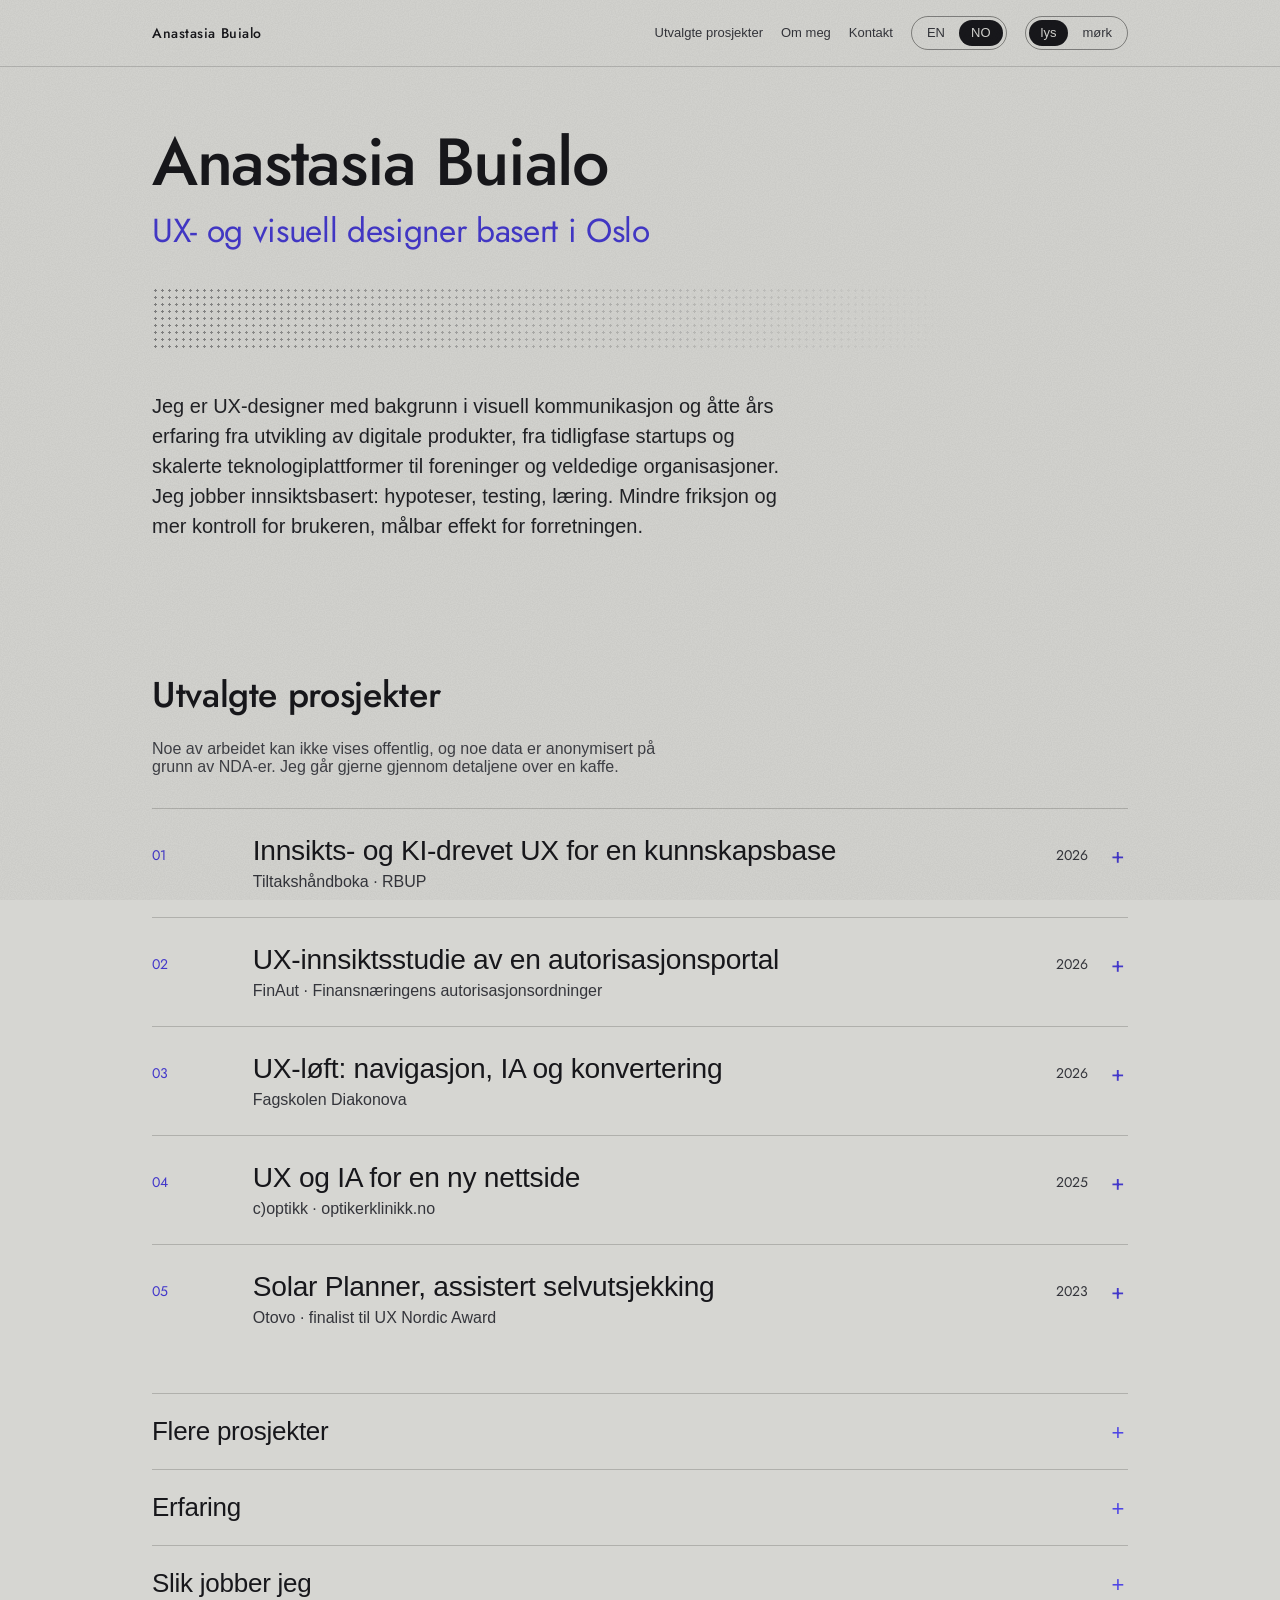
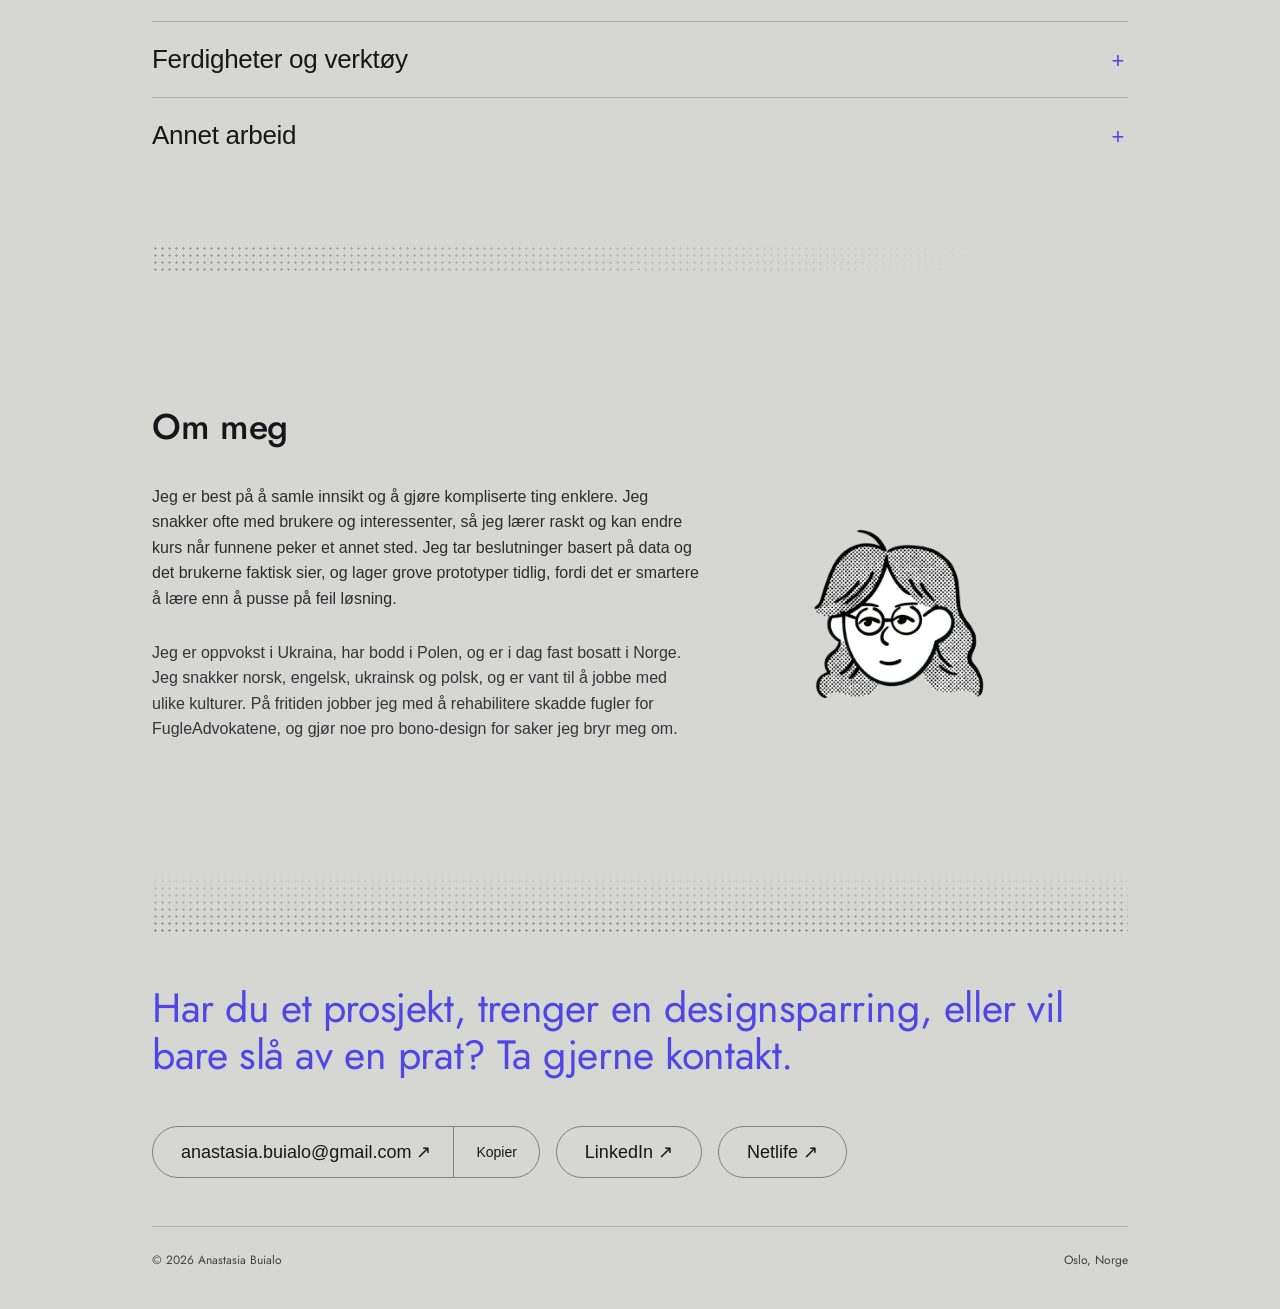
<file: index.html>
<!DOCTYPE html>
<html lang="no">
<head>
<meta charset="utf-8">
<meta name="viewport" content="width=device-width, initial-scale=1">
<title>Anastasia Buialo — UX &amp; Visual Designer, Oslo</title>
<meta name="description" content="Anastasia Buialo — UX and visual designer based in Oslo. I start from a hypothesis, test with real users, and turn insight into design decisions. Selected work and case studies.">
<link rel="preconnect" href="https://fonts.googleapis.com">
<link rel="preconnect" href="https://fonts.gstatic.com" crossorigin="anonymous">
<link href="https://fonts.googleapis.com/css2?family=Jost:ital,wght@0,300;0,400;0,500;0,600;1,400;1,500&display=swap" rel="stylesheet">
<link href="https://api.fontshare.com/v2/css?f[]=switzer@300,400,500&display=swap" rel="stylesheet">
<link rel="icon" type="image/png" href="assets/avatar.png">
<link rel="stylesheet" href="styles.css">
</head>
<body data-theme="light" data-lang="no">
<script>
/* Set theme + language before first paint to avoid a flash. */
(function () {
  try {
    var t = localStorage.getItem('ab-portfolio-theme');
    if (t === 'dark' || t === 'light') document.body.dataset.theme = t;
    var l = localStorage.getItem('ab-portfolio-lang');
    if (l === 'en' || l === 'no') { document.body.dataset.lang = l; document.documentElement.lang = l; }
  } catch (e) {}
})();
</script>

<!-- ============================== ENGLISH ============================== -->
<div class="lang-block lang-en" lang="en">

  <header class="site-header">
    <div class="header-inner">
      <a href="#top-en" class="wordmark">Anastasia Buialo</a>
      <nav class="nav">
        <button class="nav-menu-btn" type="button" data-nav-toggle aria-expanded="false" aria-controls="navpanel-en">Menu <span class="caret" aria-hidden="true">▾</span></button>
        <div class="nav-panel" id="navpanel-en">
          <div class="nav-links">
            <a href="#work-en" class="nav-link">Selected work</a>
            <a href="#about-en" class="nav-link">About</a>
            <a href="#contact-en" class="nav-link">Contact</a>
          </div>
          <div class="seg" role="group" aria-label="Language">
            <button class="seg-btn" type="button" data-set-lang="en" aria-pressed="false">EN</button>
            <button class="seg-btn" type="button" data-set-lang="no" aria-pressed="true">NO</button>
          </div>
          <div class="seg seg--theme" role="group" aria-label="Theme">
            <button class="seg-btn seg-btn--theme" type="button" data-set-theme="light" aria-pressed="true">light</button>
            <button class="seg-btn seg-btn--theme" type="button" data-set-theme="dark" aria-pressed="false">dark</button>
          </div>
        </div>
      </nav>
    </div>
  </header>

  <main id="top-en" class="container">

    <section class="hero">
      <h1 class="hero-h1">Anastasia Buialo <span class="hero-role">UX and visual designer based in Oslo</span></h1>
      <div class="dither dither--hero" aria-hidden="true"></div>
      <div class="hero-grid hero-grid--single">
        <p class="hero-lead">I'm a UX designer with a background in visual communication and eight years of building digital products, from early-stage startups and scaled technology platforms to member associations and charities. I work insight-driven: hypotheses, testing, learning. Less friction, more control for the user, measurable effect for the business.</p>
      </div>
    </section>

    <section id="work-en" class="section">
      <div class="section-head">
        <h2>Selected work</h2>
      </div>
      <p class="note" style="margin-bottom:32px">Some of this work can't be shown publicly and some data is anonymised due to NDAs. Happy to walk through the details over a coffee.</p>

      <div class="accordion">
        <button class="acc-head" type="button" aria-expanded="false" aria-controls="panel-tiltak-en">
          <span class="acc-num">01</span>
          <span>
            <span class="acc-title">Insight &amp; AI-driven UX for a knowledge base</span>
            <span class="acc-sub">Tiltakshåndboka · RBUP</span>
          </span>
          <span class="acc-meta"><span>2026</span><span class="acc-icon">+</span></span>
        </button>
        <div class="acc-panel" id="panel-tiltak-en" hidden>
          <div class="panel-body">
            <p class="desc">Tiltakshåndboka is RBUP's living overview of what works in children's and youth mental health. I lead the insight and UX improvements, insight-driven and AI-assisted, for a deeply professional resource with demanding navigation across conditions, measures, tests and systematic reviews.</p>
            <ul class="panel-list">
              <li>Insight into how clinicians and researchers actually search</li>
              <li>AI-assisted findability, from a question in your own words to the right summary</li>
              <li>Navigation and structure for a complex professional domain</li>
            </ul>
            <p class="panel-cta"><a href="tiltakshandboka.html" class="pill">Read the full case →</a></p>
          </div>
          <div class="panel-side">
            <p class="field-label">Role</p>
            <p class="side-role">Insight lead · UX improvements</p>
            <p class="side-label">In the project</p>
            <div class="tag-row">
              <span class="tag">Insight</span>
              <span class="tag">AI-assisted UX</span>
              <span class="tag">Navigation</span>
              <span class="tag">Information architecture</span>
              <span class="tag">Findability</span>
            </div>
          </div>
        </div>

        <button class="acc-head" type="button" aria-expanded="false" aria-controls="panel-finaut-en">
          <span class="acc-num">02</span>
          <span>
            <span class="acc-title">UX insight study of an authorisation portal</span>
            <span class="acc-sub">FinAut · Norwegian finance industry</span>
          </span>
          <span class="acc-meta"><span>2026</span><span class="acc-icon">+</span></span>
        </button>
        <div class="acc-panel" id="panel-finaut-en" hidden>
          <div class="panel-body">
            <p class="desc">FinAut runs the authorisation schemes that keep advisers in Norwegian finance qualified. The portal sits on several supplier-owned learning platforms, and nobody, candidate or administrator, gets a clear status when they log in. I led the insight work and turned it into a decision basis: one diagnosis, a recommended direction, and three priorities to start from.</p>
            <ul class="panel-list">
              <li>Expert evaluation, depth interviews and moderated tests with all three user groups</li>
              <li>Journeys mapped with the mental model method, plus a mapping of the system landscape</li>
              <li>Prioritised recommendations, documented accessibility and GDPR breaches, and interface concepts</li>
            </ul>
            <p class="panel-cta"><a href="finaut.html" class="pill">Read the full case →</a></p>
          </div>
          <div class="panel-side">
            <p class="field-label">Role</p>
            <p class="side-role">UX design · Insight lead</p>
            <p class="side-label">In the project</p>
            <div class="tag-row">
              <span class="tag">User testing</span>
              <span class="tag">Expert evaluation</span>
              <span class="tag">Journey mapping</span>
              <span class="tag">Workshops</span>
              <span class="tag">Concept development</span>
            </div>
          </div>
        </div>

        <button class="acc-head" type="button" aria-expanded="false" aria-controls="panel-fagskolen-en">
          <span class="acc-num">03</span>
          <span>
            <span class="acc-title">UX lifts: navigation, IA and conversion</span>
            <span class="acc-sub">Fagskolen Diakonova</span>
          </span>
          <span class="acc-meta"><span>2026</span><span class="acc-icon">+</span></span>
        </button>
        <div class="acc-panel" id="panel-fagskolen-en" hidden>
          <div class="panel-body">
            <p class="desc">A UX lift for a vocational college growing beyond health. I raised the bar for navigation, information architecture and conversion, and designed a CMS-friendly design system the team can run, alongside a visual designer, content designer and developer.</p>
            <ul class="panel-list">
              <li>Information architecture organised by intent, not the org chart</li>
              <li>A CMS-friendly block system the team can run without a developer</li>
              <li>A guided journey to "meld interesse" and "søk studieplass"</li>
            </ul>
            <p class="panel-cta"><a href="fagskolen.html" class="pill">Read the full case →</a></p>
          </div>
          <div class="panel-side">
            <p class="field-label">Role</p>
            <p class="side-role">UX design · IA · Interaction</p>
            <p class="side-label">In the project</p>
            <div class="tag-row">
              <span class="tag">Information architecture</span>
              <span class="tag">CMS-friendly design</span>
              <span class="tag">User journey</span>
              <span class="tag">Prototyping</span>
              <span class="tag">Design system</span>
            </div>
          </div>
        </div>

        <button class="acc-head" type="button" aria-expanded="false" aria-controls="panel-coptikk-en">
          <span class="acc-num">04</span>
          <span>
            <span class="acc-title">UX &amp; IA for a new certification website</span>
            <span class="acc-sub">c)optikk · optikerklinikk.no</span>
          </span>
          <span class="acc-meta"><span>2025</span><span class="acc-icon">+</span></span>
        </button>
        <div class="acc-panel" id="panel-coptikk-en" hidden>
          <div class="panel-body">
            <p class="desc">c)optikk is Norway's largest association of privately owned optician stores. To make their members' expertise in eye health visible, they launched a new certification brand and the website <a class="link" href="https://optikerklinikk.no/" target="_blank" rel="noopener">optikerklinikk.no</a>. Netlife delivered the name, brand, identity, content and design; I owned the UX.</p>
            <ul class="panel-list">
              <li>Evaluated the existing concept and designed the new site on the new visual identity</li>
              <li>Anchored design decisions in insight from user testing</li>
              <li>Contributed sketches and direction for the visual language</li>
            </ul>
            <p class="panel-cta"><a href="coptikk.html" class="pill">Read the full case →</a></p>
          </div>
          <div class="panel-side">
            <p class="field-label">Role</p>
            <p class="side-role">UX design · Concept development</p>
            <p class="side-label">In the project</p>
            <div class="tag-row">
              <span class="tag">UX design</span>
              <span class="tag">UI design</span>
              <span class="tag">Prototyping</span>
              <span class="tag">Insight</span>
              <span class="tag">Figma</span>
            </div>
          </div>
        </div>

        <button class="acc-head" type="button" aria-expanded="false" aria-controls="panel-otovo-en">
          <span class="acc-num">05</span>
          <span>
            <span class="acc-title">Solar Planner, an assisted self-checkout</span>
            <span class="acc-sub">Otovo · UX Nordic Award finalist</span>
          </span>
          <span class="acc-meta"><span>2023</span><span class="acc-icon">+</span></span>
        </button>
        <div class="acc-panel" id="panel-otovo-en" hidden>
          <div class="panel-body">
            <p class="desc">Otovo is a marketplace for residential solar, organising hundreds of vetted local installers. I led Solar Planner, a new self-checkout purchase flow, validating whether customers ready to commit could buy faster on their own.</p>
            <ul class="panel-list">
              <li>Discovery through user and stakeholder interviews, archetypes and journey mapping</li>
              <li>Low-to-mid fidelity wireframes, tested and iterated through remote interviews and metrics</li>
              <li>The pilot showed self-checkout works when assisted: the customer stays in charge, a sales agent monitors and steps in on questions</li>
            </ul>
            <p class="panel-cta"><a href="otovo-solar-planner.html" class="pill">Read the full case →</a></p>
          </div>
          <div class="panel-side">
            <p class="emphasis emphasis--panel">+40%</p>
            <p class="emphasis-cap">conversion for customers who started self-checkout</p>
            <p class="side-label">In the project</p>
            <div class="tag-row">
              <span class="tag">Research</span>
              <span class="tag">Journey mapping</span>
              <span class="tag">Workshops</span>
              <span class="tag">User testing</span>
              <span class="tag">Prototyping</span>
            </div>
          </div>
        </div>
      
      </div>

      <div class="disclosure" style="margin-top:40px">
        <button class="acc-head" type="button" aria-expanded="false" aria-controls="more-en">
          <span class="acc-title">More projects</span>
          <span class="acc-icon">+</span>
        </button>
        <div class="acc-panel" id="more-en" hidden>
        <div class="index">
          <div class="index-row"><span class="index-name">The Salvation Army</span><span class="index-desc">User testing &amp; information architecture for local-branch pages</span><span class="index-year">2025</span></div>
          <div class="index-row"><span class="index-name">Signicat</span><span class="index-desc">Resources-page IA &amp; content sorting for higher conversion</span><span class="index-year">2025</span></div>
          <div class="index-row"><span class="index-name">Fjord Norway</span><span class="index-desc">Offers page and booking calendar to drive local tourism</span><span class="index-year">2025</span></div>
          <div class="index-row"><span class="index-name">Norwegian Psychological Association</span><span class="index-desc">Navigation fixes anchored in the design system</span><span class="index-year">2025</span></div>
          <div class="index-row"><span class="index-name">Oslo Adult Education</span><span class="index-desc">User testing to shift toward citizen-centred services</span><span class="index-year">2025</span></div>
          <div class="index-row"><span class="index-name">KORUS</span><span class="index-desc">Usability testing &amp; insight across roles for a national competence centre</span><span class="index-year">2025</span></div>
          <div class="index-row"><span class="index-name">Otovo – Solar &amp; Installer apps</span><span class="index-desc">Production overview, CO₂ view, field documentation flows</span><span class="index-year">2023–24</span></div>
          <div class="index-row"><span class="index-name">Otovo – Insight ops</span><span class="index-desc">Regular qualitative feedback across 13 markets and languages</span><span class="index-year">2021</span></div>
          <div class="index-row"><span class="index-name">Correlate</span><span class="index-desc">UI, IA and design system for a knowledge-sharing platform</span><span class="index-year">2018–19</span></div>
          <div class="index-row"><span class="index-name">Norwegian Refugee Council</span><span class="index-desc">Digital storytelling &amp; infographics – Shorthand Award winner</span><span class="index-year">2019</span></div>
        </div>
        </div>
      </div>

      <div class="disclosure" id="experience-en">
        <button class="acc-head" type="button" aria-expanded="false" aria-controls="exp-en">
          <span class="acc-title">Experience</span>
          <span class="acc-icon">+</span>
        </button>
        <div class="acc-panel" id="exp-en" hidden>
      <div class="rows">
        <div class="row">
          <p class="row-label">Roles</p>
          <ul class="row-list">
            <li>Netlife, UX and Visual Designer <span class="years">· 2025 –</span></li>
            <li>Otovo, UX Designer <span class="years">· 2020–25</span></li>
            <li>Correlate, UX Designer <span class="years">· 2018–20</span></li>
            <li>Norwegian Refugee Council, Graphic Designer <span class="years">· 2018–19</span></li>
            <li>Indexo, UX Designer <span class="years">· 2018</span></li>
          </ul>
        </div>
        <div class="row">
          <p class="row-label">Education</p>
          <ul class="row-list">
            <li>BA Visual Communication, Polish-Japanese Academy of IT, Warsaw <span class="years">· 2014–17</span></li>
            <li>BA Media Communication, Taras Shevchenko University, Kyiv <span class="years">· 2010–14</span></li>
          </ul>
        </div>
        <div class="row">
          <p class="row-label">Certifications</p>
          <ul class="row-list">
            <li>Claude Code in practice, Anthropic <span class="years">· 2026</span></li>
            <li>Vibe coding with AI, Oschlo <span class="years">· 2025</span></li>
            <li>Product Discovery Certification, Mind the Product <span class="years">· 2025</span></li>
            <li>Prototyping in Figma, Designlab <span class="years">· 2025</span></li>
            <li>Mobile UX Design, Interaction Design Foundation <span class="years">· 2023</span></li>
            <li>UX research programme, University of Michigan (Coursera) <span class="years">· 2020</span></li>
          </ul>
        </div>
        <div class="row">
          <p class="row-label">Recognition</p>
          <ul class="row-list">
            <li>UX Nordic Award finalist, Otovo Solar Planner <span class="years">· 2023</span></li>
            <li>Shorthand Award, best non-profit story, NRC <span class="years">· 2019</span></li>
          </ul>
        </div>
        <div class="row">
          <p class="row-label">Languages</p>
          <ul class="row-list">
            <li>English · Norwegian · Ukrainian · Polish</li>
          </ul>
        </div>
      </div>
        </div>
      </div>
      <div class="disclosure" id="method-en">
        <button class="acc-head" type="button" aria-expanded="false" aria-controls="approach-en">
          <span class="acc-title">How I work</span>
          <span class="acc-icon">+</span>
        </button>
        <div class="acc-panel" id="approach-en" hidden>
          <p class="approach-lead">I start from a hypothesis and what would have to be true for it to hold.</p>
      <p class="approach-body">From there, I test early with the people who'll actually use it and let what they show me steer the work, not gut feeling. I'd rather learn cheaply from a rough prototype than polish the wrong thing.</p>
        </div>
      </div>

      <div class="disclosure">
        <button class="acc-head" type="button" aria-expanded="false" aria-controls="skills-en">
          <span class="acc-title">Skills &amp; tools</span>
          <span class="acc-icon">+</span>
        </button>
        <div class="acc-panel" id="skills-en" hidden>
          <div class="rows">
            <div class="row row--tight">
              <p class="row-label">Design</p>
              <p class="skills-text">Interaction design<span class="mid">·</span>​Concept development<span class="mid">·</span>​Wireframing &amp; prototyping<span class="mid">·</span>​UI design<span class="mid">·</span>​Design systems<span class="mid">·</span>​Form design<span class="mid">·</span>​Visual identity &amp; graphic design</p>
            </div>
            <div class="row row--tight">
              <p class="row-label">Research &amp; insight</p>
              <p class="skills-text">User testing<span class="mid">·</span>​User interviews<span class="mid">·</span>​Journey &amp; service mapping<span class="mid">·</span>​Card sorting<span class="mid">·</span>​A/B &amp; hypothesis testing<span class="mid">·</span>​Analytics and metrics<span class="mid">·</span>​Insight reporting</p>
            </div>
            <div class="row row--tight">
              <p class="row-label">Tools &amp; AI</p>
              <p class="skills-text">Figma, FigJam<span class="mid">·</span>​Hotjar<span class="mid">·</span>​Google Analytics<span class="mid">·</span>​Lyssna<span class="mid">·</span>​Notion<span class="mid">·</span>​Adobe Illustrator, Photoshop<span class="mid">·</span>​Vibe coding with AI<span class="mid">·</span>​AI-assisted prototyping<span class="mid">·</span>​AI-assisted research synthesis<span class="mid">·</span>​Designing AI-driven features<span class="mid">·</span>​Shipping to git via the terminal &amp; the Claude–Figma bridge</p>
            </div>
            <div class="row row--tight">
              <p class="row-label">Ways of working</p>
              <p class="skills-text">Cross-functional collaboration<span class="mid">·</span>​Stakeholder communication<span class="mid">·</span>​Workshop facilitation<span class="mid">·</span>​Design ops<span class="mid">·</span>​Curiosity<span class="mid">·</span>​Student and trainee mentorship<span class="mid">·</span>​Working across markets &amp; cultures</p>
            </div>
          </div>
        </div>
      </div>

      <div class="disclosure" id="visual-en">
        <button class="acc-head" type="button" aria-expanded="false" aria-controls="otherwork-en">
          <span class="acc-title">Other work</span>
          <span class="acc-icon">+</span>
        </button>
        <div class="acc-panel" id="otherwork-en" hidden>
      <p class="vw-intro">My roots are in clean, disciplined design. During my studies I was drawn most to modernism, De Stijl and a bit of wabi-sabi. These days I like to mess around too, on screen and by hand: found objects, handmade marks, and the odd happy accident.</p>
      <div class="vw-accordion">
        <button class="acc-head" type="button" aria-expanded="false" aria-controls="panel-thornskull-en">
          <span class="acc-num">01</span>
          <span>
            <span class="acc-title">Thornskull</span>
            <span class="acc-sub">A typeface cut with scissors</span>
          </span>
          <span class="acc-icon">+</span>
        </button>
        <div class="vw-panel" id="panel-thornskull-en" hidden>
          <p class="vw-text">A display font that began as paper: letterforms cut freehand with scissors, no sketches, then scanned, traced and built into a working typeface. Every jag and overshoot is a knife decision kept, not an error removed.</p>
          <div class="process-grid">
            <div><img src="assets/thornskull-cuts-4.jpg" alt="Paper-cut letterforms" class="img h-180"><p class="caption"><span class="n">1</span> Arrange – shapes become letters</p></div>
            <div><img src="assets/thornskull-cuts-1.jpg" alt="Arranged paper shapes" class="img h-180"><p class="caption"><span class="n">2</span> Cut – freehand, no sketches</p></div>
            <div><img src="assets/thornskull-alphabet.png" alt="Thornskull alphabet frames in Figma" class="img h-180"><p class="caption"><span class="n">3</span> Scan, trace &amp; refine – errors kept, on a baseline grid in Figma</p></div>
            <div class="specimen"><div class="specimen-box">Aa Bb</div><p class="caption"><span class="n">4</span> The working OTF – set live</p></div>
          </div>
          <p class="overline">References</p>
          <p class="vw-text vw-text--ref">Two references met in the middle: Norwegian black-metal lettering (hand-drawn, symmetrical, dissolving into branches) and 19th-century botanical plates, where every thorn is documented with care. Thornskull is the overlap.</p>
          <div class="img-pair">
            <img src="assets/ref-blackmetal.png" alt="Norwegian black-metal lettering reference" class="img h-260">
            <img src="assets/ref-botanical.png" alt="Botanical plate of wild roses, thorns documented" class="img h-260">
          </div>
        </div>

        <button class="acc-head" type="button" aria-expanded="false" aria-controls="panel-rave-en">
          <span class="acc-num">02</span>
          <span>
            <span class="acc-title">Logo &amp; visual language</span>
            <span class="acc-sub">Rave collective</span>
          </span>
          <span class="acc-icon">+</span>
        </button>
        <div class="vw-panel" id="panel-rave-en" hidden>
          <p class="vw-text">Identity and visual language for a rave collective. The wordmark starts as sharpie letters drawn by the collective’s founder, traced and run through fingerprint moirés, scanner noise and channel-split glitches, an identity built to degrade on purpose, loud where the grid is quiet.</p>
          <div class="process-grid">
            <div><img src="assets/ork-board.png" alt="Identity board with wordmark variants and posters" class="img h-180 pos-top"><p class="caption"><span class="n">1</span> Explore – wordmark states and poster system</p></div>
            <div><img src="assets/ork-textures.png" alt="Moss texture and fingerprint moiré" class="img h-180"><p class="caption"><span class="n">2</span> Texture – forest moss and an open-source fingerprint moiré</p></div>
            <div><img src="assets/drk-3.png" alt="Wave distortion and glitch degradation" class="img h-180"><p class="caption"><span class="n">3</span> Degrade – scanner noise and channel-split glitches</p></div>
            <div><img src="assets/drk-1.png" alt="The finished wordmark over green glitch texture" class="img h-180"><p class="caption"><span class="n">4</span> The wordmark – never the same twice</p></div>
          </div>
          <p class="overline">References</p>
          <p class="vw-text vw-text--ref">Theodor Kittelsen’s Nøkken (the creature surfacing from dark water) set the mood: Nordic folklore mystery, rendered in club-poster language.</p>
          <img src="assets/ref-nokken.png" alt="Theodor Kittelsen, Nøkken (1904)" class="img img--auto mw-420">
        </div>
      </div>

      <div class="side-block">
        <p class="side-copy">Outside work I draw, style people and rehabilitate injured birds. Much of this work happens outside invoices: pro bono, or bartered with emerging artists working for a non-profit cause. I also enjoy nature, new music, documentaries, and homemade ramen.</p>
        <div class="side-grid">
          <img src="assets/pigeon.jpg" alt="Rescued pigeon on my shoulder" class="img h-140 grayscale">
          <img src="assets/ramen.jpg" alt="Homemade ramen" class="img h-140 grayscale">
          <img src="assets/bird-sketches.png" alt="Bird sketches on a whiteboard" class="img h-140 grayscale">
          <img src="assets/ink-brush.png" alt="Ink brush study" class="img h-140 grayscale">
          <img src="assets/opera-fjord.jpg" alt="Oslo Opera House over the fjord" class="img h-140 grayscale">
          <img src="assets/skateboard.jpg" alt="On a skateboard" class="img h-140 grayscale">
        </div>
      </div>
        </div>
      </div>
      <div class="dither dither--rule" aria-hidden="true"></div>
    </section>

    <section id="about-en" class="section">
      <div class="section-head section-head--wide">
        <h2>About</h2>
      </div>
      <div class="about-grid">
        <div class="about-copy">
          <p class="about-lead">What I do best is gather insight and make complicated things simpler. I talk to users and stakeholders often, so I learn quickly and can change course when the evidence points elsewhere. I back decisions with data and what users actually say, and I build rough prototypes early, because it is smarter to learn than to polish the wrong thing.</p>
          <p class="about-p2">I've lived in three countries and explored many more. I speak English, Ukrainian, Norwegian and Polish, and I'm used to working with diverse cultures. Outside client work, I do pro bono design for causes I care about and volunteer for FugleAdvokatene, rehabilitating injured birds.</p>
        </div>
        <div class="about-portrait"><img src="assets/avatar.png" alt="Anastasia Buialo" class="portrait"></div>
      </div>
    </section>

    <section id="contact-en" class="contact">
      <div class="dither dither--contact" aria-hidden="true"></div>
      <p class="contact-h2">Got a project, need a design sounding board, or just want to spar? Get in touch.</p>
      <div class="contact-actions">
        <span class="email-control">
          <a href="mailto:anastasia.buialo@gmail.com" class="email-link">anastasia.buialo@gmail.com ↗</a>
          <span class="email-divider"></span>
          <button class="copy-btn" type="button" data-copy-email data-label-copy="Copy" data-label-copied="Copied!">Copy</button>
        </span>
        <a href="https://www.linkedin.com/in/anastasiabuialo/" target="_blank" rel="noopener" class="pill">LinkedIn ↗</a>
        <a href="https://www.netlife.com" target="_blank" rel="noopener" class="pill">Netlife ↗</a>
      </div>
      <div class="footer-credits">
        <span>© 2026 Anastasia Buialo</span>
        <span>Oslo, Norway</span>
      </div>
    </section>
  </main>
</div>

<!-- ============================== NORWEGIAN ============================== -->
<div class="lang-block lang-no" lang="no">

  <header class="site-header">
    <div class="header-inner">
      <a href="#top-no" class="wordmark">Anastasia Buialo</a>
      <nav class="nav">
        <button class="nav-menu-btn" type="button" data-nav-toggle aria-expanded="false" aria-controls="navpanel-no">Meny <span class="caret" aria-hidden="true">▾</span></button>
        <div class="nav-panel" id="navpanel-no">
          <div class="nav-links">
            <a href="#work-no" class="nav-link">Utvalgte prosjekter</a>
            <a href="#about-no" class="nav-link">Om meg</a>
            <a href="#contact-no" class="nav-link">Kontakt</a>
          </div>
          <div class="seg" role="group" aria-label="Språk">
            <button class="seg-btn" type="button" data-set-lang="en" aria-pressed="false">EN</button>
            <button class="seg-btn" type="button" data-set-lang="no" aria-pressed="true">NO</button>
          </div>
          <div class="seg seg--theme" role="group" aria-label="Tema">
            <button class="seg-btn seg-btn--theme" type="button" data-set-theme="light" aria-pressed="true">lys</button>
            <button class="seg-btn seg-btn--theme" type="button" data-set-theme="dark" aria-pressed="false">mørk</button>
          </div>
        </div>
      </nav>
    </div>
  </header>

  <main id="top-no" class="container">

    <section class="hero">
      <h1 class="hero-h1">Anastasia Buialo <span class="hero-role">UX- og visuell designer basert i Oslo</span></h1>
      <div class="dither dither--hero" aria-hidden="true"></div>
      <div class="hero-grid hero-grid--single">
        <p class="hero-lead">Jeg er UX-designer med bakgrunn i visuell kommunikasjon og åtte års erfaring fra utvikling av digitale produkter, fra tidligfase startups og skalerte teknologiplattformer til foreninger og veldedige organisasjoner. Jeg jobber innsiktsbasert: hypoteser, testing, læring. Mindre friksjon og mer kontroll for brukeren, målbar effekt for forretningen.</p>
      </div>
    </section>

    <section id="work-no" class="section">
      <div class="section-head">
        <h2>Utvalgte prosjekter</h2>
      </div>
      <p class="note" style="margin-bottom:32px">Noe av arbeidet kan ikke vises offentlig, og noe data er anonymisert på grunn av NDA-er. Jeg går gjerne gjennom detaljene over en kaffe.</p>

      <div class="accordion">
        <button class="acc-head" type="button" aria-expanded="false" aria-controls="panel-tiltak-no">
          <span class="acc-num">01</span>
          <span>
            <span class="acc-title">Innsikts- og KI-drevet UX for en kunnskapsbase</span>
            <span class="acc-sub">Tiltakshåndboka · RBUP</span>
          </span>
          <span class="acc-meta"><span>2026</span><span class="acc-icon">+</span></span>
        </button>
        <div class="acc-panel" id="panel-tiltak-no" hidden>
          <div class="panel-body">
            <p class="desc">Tiltakshåndboka er RBUPs levende oversikt over hva som virker i barn og unges psykiske helse. Jeg leder innsikts- og UX-forbedringene, innsiktsdrevet og KI-assistert, for en dypt faglig ressurs med krevende navigasjon på tvers av tilstander, tiltak, tester og systematiske oversikter.</p>
            <ul class="panel-list">
              <li>Innsikt i hvordan klinikere og forskere faktisk søker</li>
              <li>KI-assistert gjenfinnbarhet, fra et spørsmål i egne ord til riktig oppsummering</li>
              <li>Navigasjon og struktur for et komplekst fagdomene</li>
            </ul>
            <p class="panel-cta"><a href="tiltakshandboka.html" class="pill">Les hele caset →</a></p>
          </div>
          <div class="panel-side">
            <p class="field-label">Rolle</p>
            <p class="side-role">Ansvarlig for innsikt · UX-forbedringer</p>
            <p class="side-label">I prosjektet</p>
            <div class="tag-row">
              <span class="tag">Innsikt</span>
              <span class="tag">KI-assistert UX</span>
              <span class="tag">Navigasjon</span>
              <span class="tag">Informasjonsarkitektur</span>
              <span class="tag">Gjenfinnbarhet</span>
            </div>
          </div>
        </div>

        <button class="acc-head" type="button" aria-expanded="false" aria-controls="panel-finaut-no">
          <span class="acc-num">02</span>
          <span>
            <span class="acc-title">UX-innsiktsstudie av en autorisasjonsportal</span>
            <span class="acc-sub">FinAut · Finansnæringens autorisasjonsordninger</span>
          </span>
          <span class="acc-meta"><span>2026</span><span class="acc-icon">+</span></span>
        </button>
        <div class="acc-panel" id="panel-finaut-no" hidden>
          <div class="panel-body">
            <p class="desc">FinAut forvalter autorisasjonsordningene som holder rådgivere i finansnæringen kvalifisert. Portalen ligger oppå flere leverandøreide læringsplattformer, og ingen, verken kandidat eller bedriftsansvarlig, får en tydelig status når de logger inn. Jeg ledet innsiktsarbeidet og gjorde det om til et beslutningsgrunnlag: én diagnose, en anbefalt retning og tre prioriteringer å starte med.</p>
            <ul class="panel-list">
              <li>Ekspertevaluering, dybdeintervjuer og modererte tester med alle tre brukergruppene</li>
              <li>Brukerreiser kartlagt med mental modell-metoden, i tillegg til systemkartlegging</li>
              <li>Prioriterte anbefalinger, dokumenterte UU- og GDPR-brudd, og grensesnittkonsepter</li>
            </ul>
            <p class="panel-cta"><a href="finaut.html" class="pill">Les hele caset →</a></p>
          </div>
          <div class="panel-side">
            <p class="field-label">Rolle</p>
            <p class="side-role">UX-design · Ansvarlig for innsikt</p>
            <p class="side-label">I prosjektet</p>
            <div class="tag-row">
              <span class="tag">Brukertesting</span>
              <span class="tag">Ekspertevaluering</span>
              <span class="tag">Brukerreiser</span>
              <span class="tag">Workshop</span>
              <span class="tag">Konseptutvikling</span>
            </div>
          </div>
        </div>

        <button class="acc-head" type="button" aria-expanded="false" aria-controls="panel-fagskolen-no">
          <span class="acc-num">03</span>
          <span>
            <span class="acc-title">UX-løft: navigasjon, IA og konvertering</span>
            <span class="acc-sub">Fagskolen Diakonova</span>
          </span>
          <span class="acc-meta"><span>2026</span><span class="acc-icon">+</span></span>
        </button>
        <div class="acc-panel" id="panel-fagskolen-no" hidden>
          <div class="panel-body">
            <p class="desc">Et UX-løft for en fagskole som vokser utover helse. Jeg hevet nivået på navigasjon, informasjonsarkitektur og konvertering, og designet et CMS-vennlig designsystem teamet kan drifte, sammen med en visuell designer, innholdsdesigner og utvikler.</p>
            <ul class="panel-list">
              <li>Informasjonsarkitektur organisert etter intensjon, ikke organisasjonskartet</li>
              <li>Et CMS-vennlig blokksystem teamet kan drifte uten utvikler</li>
              <li>En guidet reise mot "meld interesse" og "søk studieplass"</li>
            </ul>
            <p class="panel-cta"><a href="fagskolen.html" class="pill">Les hele caset →</a></p>
          </div>
          <div class="panel-side">
            <p class="field-label">Rolle</p>
            <p class="side-role">UX-design · IA · Interaksjon</p>
            <p class="side-label">I prosjektet</p>
            <div class="tag-row">
              <span class="tag">Informasjonsarkitektur</span>
              <span class="tag">CMS-vennlig design</span>
              <span class="tag">Brukerreise</span>
              <span class="tag">Prototyping</span>
              <span class="tag">Designsystem</span>
            </div>
          </div>
        </div>

        <button class="acc-head" type="button" aria-expanded="false" aria-controls="panel-coptikk-no">
          <span class="acc-num">04</span>
          <span>
            <span class="acc-title">UX og IA for en ny nettside</span>
            <span class="acc-sub">c)optikk · optikerklinikk.no</span>
          </span>
          <span class="acc-meta"><span>2025</span><span class="acc-icon">+</span></span>
        </button>
        <div class="acc-panel" id="panel-coptikk-no" hidden>
          <div class="panel-body">
            <p class="desc">c)optikk er Norges største sammenslutning av privateide optikerforretninger. For å synliggjøre medlemmenes kompetanse på øyehelse lanserte de en egen merkeordning og nettsiden <a class="link" href="https://optikerklinikk.no/" target="_blank" rel="noopener">optikerklinikk.no</a>. Netlife leverte navn, merke, identitet, innhold og design; jeg hadde ansvar for UX-delen.</p>
            <ul class="panel-list">
              <li>Evaluerte eksisterende konsept og utviklet ny nettside basert på den nye visuelle identiteten</li>
              <li>Forankret designvalg i innsikt fra brukertesting</li>
              <li>Bidro med skisser og innspill til den visuelle retningen</li>
            </ul>
            <p class="panel-cta"><a href="coptikk.html" class="pill">Les hele caset →</a></p>
          </div>
          <div class="panel-side">
            <p class="field-label">Rolle</p>
            <p class="side-role">UX-design · Konseptutvikling</p>
            <p class="side-label">I prosjektet</p>
            <div class="tag-row">
              <span class="tag">UX-design</span>
              <span class="tag">UI-design</span>
              <span class="tag">Prototyping</span>
              <span class="tag">Innsikt</span>
              <span class="tag">Figma</span>
            </div>
          </div>
        </div>

        <button class="acc-head" type="button" aria-expanded="false" aria-controls="panel-otovo-no">
          <span class="acc-num">05</span>
          <span>
            <span class="acc-title">Solar Planner, assistert selvutsjekking</span>
            <span class="acc-sub">Otovo · finalist til UX Nordic Award</span>
          </span>
          <span class="acc-meta"><span>2023</span><span class="acc-icon">+</span></span>
        </button>
        <div class="acc-panel" id="panel-otovo-no" hidden>
          <div class="panel-body">
            <p class="desc">Otovo er en markedsplass for solenergi til boligeiere, med et nettverk av hundrevis av kontrollerte installatører. Jeg ledet Solar Planner, en ny kjøpsflyt med selvutsjekking, for å validere om kunder som er klare til å forplikte seg kan kjøpe raskere på egen hånd.</p>
            <ul class="panel-list">
              <li>Oppdagelse gjennom bruker- og interessentintervjuer, arketyper og reisekartlegging</li>
              <li>Wireframes med lav til middels trofasthet, testet og iterert via fjernintervjuer og måleparametere</li>
              <li>Piloten viste at selvutsjekking fungerer når den er assistert: kunden har ansvaret, en salgsagent overvåker og hjelper ved spørsmål</li>
            </ul>
            <p class="panel-cta"><a href="otovo-solar-planner.html" class="pill">Les hele caset →</a></p>
          </div>
          <div class="panel-side">
            <p class="emphasis emphasis--panel">+40 %</p>
            <p class="emphasis-cap">høyere konvertering for kunder som startet selvutsjekking</p>
            <p class="side-label">I prosjektet</p>
            <div class="tag-row">
              <span class="tag">Innsikt</span>
              <span class="tag">Kundereise</span>
              <span class="tag">Workshops</span>
              <span class="tag">Brukertesting</span>
              <span class="tag">Prototyping</span>
            </div>
          </div>
        </div>
      
      </div>

      <div class="disclosure" style="margin-top:40px">
        <button class="acc-head" type="button" aria-expanded="false" aria-controls="more-no">
          <span class="acc-title">Flere prosjekter</span>
          <span class="acc-icon">+</span>
        </button>
        <div class="acc-panel" id="more-no" hidden>
        <div class="index">
          <div class="index-row"><span class="index-name">Frelsesarmeen</span><span class="index-desc">Brukertesting og informasjonsarkitektur for lokallagssider</span><span class="index-year">2025</span></div>
          <div class="index-row"><span class="index-name">Signicat</span><span class="index-desc">Forenklet IA og sortering på ressurssiden for økt konvertering</span><span class="index-year">2025</span></div>
          <div class="index-row"><span class="index-name">Fjord Norge</span><span class="index-desc">Tilbudsside og bookingkalender for mer lokal turisme</span><span class="index-year">2025</span></div>
          <div class="index-row"><span class="index-name">Norsk psykologforening</span><span class="index-desc">Løsninger på navigasjonsutfordringer, forankret i designsystemet</span><span class="index-year">2025</span></div>
          <div class="index-row"><span class="index-name">Oslo Voksenopplæring</span><span class="index-desc">Brukertesting for skiftet mot innbyggerorienterte tjenester</span><span class="index-year">2025</span></div>
          <div class="index-row"><span class="index-name">KORUS</span><span class="index-desc">Brukertesting og innsikt på tvers av roller for en nasjonal kompetanseressurs</span><span class="index-year">2025</span></div>
          <div class="index-row"><span class="index-name">Otovo – Solar- og Installer-apper</span><span class="index-desc">Produksjonsoversikt, CO₂-visning og dokumentasjon i felt</span><span class="index-year">2023–24</span></div>
          <div class="index-row"><span class="index-name">Otovo – Innsiktsoperasjoner</span><span class="index-desc">Regelmessig kvalitativ innsikt på tvers av 13 markeder og språk</span><span class="index-year">2021</span></div>
          <div class="index-row"><span class="index-name">Correlate</span><span class="index-desc">UI, IA og designsystem for kunnskapsdelingsplattform</span><span class="index-year">2018–19</span></div>
          <div class="index-row"><span class="index-name">Flyktninghjelpen</span><span class="index-desc">Digital historiefortelling og infografikk – vinner av Shorthand Award</span><span class="index-year">2019</span></div>
        </div>
        </div>
      </div>

      <div class="disclosure" id="experience-no">
        <button class="acc-head" type="button" aria-expanded="false" aria-controls="exp-no">
          <span class="acc-title">Erfaring</span>
          <span class="acc-icon">+</span>
        </button>
        <div class="acc-panel" id="exp-no" hidden>
      <div class="rows">
        <div class="row">
          <p class="row-label">Roller</p>
          <ul class="row-list">
            <li>Netlife, UX- og visuell designer <span class="years">· 2025 –</span></li>
            <li>Otovo, UX-designer <span class="years">· 2020–25</span></li>
            <li>Correlate, UX-designer <span class="years">· 2018–20</span></li>
            <li>Flyktninghjelpen, grafisk designer <span class="years">· 2018–19</span></li>
            <li>Indexo, UX-designer <span class="years">· 2018</span></li>
          </ul>
        </div>
        <div class="row">
          <p class="row-label">Utdannelse</p>
          <ul class="row-list">
            <li>Bachelor i visuell kommunikasjon, Polish-Japanese Academy of IT, Warszawa <span class="years">· 2014–17</span></li>
            <li>Bachelor i mediekommunikasjon, Taras Sjevtsjenko-universitetet, Kyiv <span class="years">· 2010–14</span></li>
          </ul>
        </div>
        <div class="row">
          <p class="row-label">Sertifiseringer</p>
          <ul class="row-list">
            <li>Claude Code i praksis, Anthropic <span class="years">· 2026</span></li>
            <li>Fagdager i vibekoding (KI), Oschlo <span class="years">· 2025</span></li>
            <li>Product Discovery Certification, Mind the Product <span class="years">· 2025</span></li>
            <li>Prototyping i Figma, Designlab <span class="years">· 2025</span></li>
            <li>Mobile UX Design, Interaction Design Foundation <span class="years">· 2023</span></li>
            <li>UX-researchprogram, University of Michigan (Coursera) <span class="years">· 2020</span></li>
          </ul>
        </div>
        <div class="row">
          <p class="row-label">Utmerkelser</p>
          <ul class="row-list">
            <li>Finalist til UX Nordic Award, Otovo Solar Planner <span class="years">· 2023</span></li>
            <li>Shorthand Award, beste ideelle historie, Flyktninghjelpen <span class="years">· 2019</span></li>
          </ul>
        </div>
        <div class="row">
          <p class="row-label">Språk</p>
          <ul class="row-list">
            <li>Norsk · Engelsk · Ukrainsk · Polsk</li>
          </ul>
        </div>
      </div>
        </div>
      </div>
      <div class="disclosure" id="method-no">
        <button class="acc-head" type="button" aria-expanded="false" aria-controls="approach-no">
          <span class="acc-title">Slik jobber jeg</span>
          <span class="acc-icon">+</span>
        </button>
        <div class="acc-panel" id="approach-no" hidden>
          <p class="approach-lead">Jeg starter fra en hypotese og hva som må være sant for at den skal holde.</p>
      <p class="approach-body">Derfra tester jeg tidlig med folk som faktisk skal bruke det, og lar det de viser meg styre arbeidet, ikke magefølelsen. Jeg lærer heller billig av en rå prototype enn å pusse på feil ting.</p>
        </div>
      </div>

      <div class="disclosure">
        <button class="acc-head" type="button" aria-expanded="false" aria-controls="skills-no">
          <span class="acc-title">Ferdigheter og verktøy</span>
          <span class="acc-icon">+</span>
        </button>
        <div class="acc-panel" id="skills-no" hidden>
          <div class="rows">
            <div class="row row--tight">
              <p class="row-label">Design</p>
              <p class="skills-text">Interaksjonsdesign<span class="mid">·</span>​Konseptutvikling<span class="mid">·</span>​Wireframing og prototyping<span class="mid">·</span>​UI-design<span class="mid">·</span>​Designsystem<span class="mid">·</span>​Skjemadesign<span class="mid">·</span>​Visuell identitet og grafisk design</p>
            </div>
            <div class="row row--tight">
              <p class="row-label">Analyse og innsikt</p>
              <p class="skills-text">Brukertesting<span class="mid">·</span>​Brukerintervjuer<span class="mid">·</span>​Bruker- og tjenestereiser<span class="mid">·</span>​Kortsortering<span class="mid">·</span>​A/B- og hypotesetesting<span class="mid">·</span>​Analyse og måling<span class="mid">·</span>​Innsiktsrapportering</p>
            </div>
            <div class="row row--tight">
              <p class="row-label">Verktøy og KI</p>
              <p class="skills-text">Figma, FigJam<span class="mid">·</span>​Hotjar<span class="mid">·</span>​Google Analytics<span class="mid">·</span>​Lyssna<span class="mid">·</span>​Notion<span class="mid">·</span>​Adobe Illustrator, Photoshop<span class="mid">·</span>​Vibekoding med KI<span class="mid">·</span>​KI-assistert prototyping<span class="mid">·</span>​KI-assistert innsiktssyntese<span class="mid">·</span>​Design av KI-drevne funksjoner<span class="mid">·</span>​Shipping til git via terminalen og Claude–Figma-broen</p>
            </div>
            <div class="row row--tight">
              <p class="row-label">Arbeidsmåte</p>
              <p class="skills-text">Tverrfaglig samarbeid<span class="mid">·</span>​Interessentkommunikasjon<span class="mid">·</span>​Fasilitering av workshops<span class="mid">·</span>​Designops<span class="mid">·</span>​Nysgjerrighet<span class="mid">·</span>​Mentorering av studenter og traineer<span class="mid">·</span>​Arbeid på tvers av markeder og kulturer</p>
            </div>
          </div>
        </div>
      </div>

      <div class="disclosure" id="visual-no">
        <button class="acc-head" type="button" aria-expanded="false" aria-controls="otherwork-no">
          <span class="acc-title">Annet arbeid</span>
          <span class="acc-icon">+</span>
        </button>
        <div class="acc-panel" id="otherwork-no" hidden>
      <p class="vw-intro">Røttene mine er i ryddig, disiplinert design. I studietiden ble jeg mest dratt mot modernisme, De Stijl og litt wabi-sabi. Nå til dags liker jeg også å rote litt, på skjerm og for hånd: funnede objekter, håndlagde spor og en og annen heldig feil.</p>
      <div class="vw-accordion">
        <button class="acc-head" type="button" aria-expanded="false" aria-controls="panel-thornskull-no">
          <span class="acc-num">01</span>
          <span>
            <span class="acc-title">Thornskull</span>
            <span class="acc-sub">En font klippet med saks</span>
          </span>
          <span class="acc-icon">+</span>
        </button>
        <div class="vw-panel" id="panel-thornskull-no" hidden>
          <p class="vw-text">En displayfont som startet som papir: bokstaver klippet på frihånd med saks, uten skisser, deretter skannet, tegnet opp og bygget til en fungerende font. Hver takk og hvert overkutt er en knivbeslutning som fikk bli, ikke en feil som ble fjernet.</p>
          <div class="process-grid">
            <div><img src="assets/thornskull-cuts-4.jpg" alt="Papirklipte bokstaver" class="img h-180"><p class="caption"><span class="n">1</span> Komponer – former blir bokstaver</p></div>
            <div><img src="assets/thornskull-cuts-1.jpg" alt="Komponerte papirformer" class="img h-180"><p class="caption"><span class="n">2</span> Klipp – på frihånd, uten skisser</p></div>
            <div><img src="assets/thornskull-alphabet.png" alt="Thornskull-alfabetet i Figma" class="img h-180"><p class="caption"><span class="n">3</span> Skann, tegn opp og finpuss – feilene får bli, på grunnlinjerutenett i Figma</p></div>
            <div class="specimen"><div class="specimen-box">Aa Bb</div><p class="caption"><span class="n">4</span> Den ferdige OTF-en – satt live</p></div>
          </div>
          <p class="overline">Referanser</p>
          <p class="vw-text vw-text--ref">To referanser møttes på midten: norsk black metal-lettering (håndtegnet, symmetrisk, i oppløsning mot greiner) og botaniske plansjer fra 1800-tallet, der hver torn er dokumentert med omhu. Thornskull er overlappen.</p>
          <div class="img-pair">
            <img src="assets/ref-blackmetal.png" alt="Referanse: norsk black metal-lettering" class="img h-260">
            <img src="assets/ref-botanical.png" alt="Botanisk plansje av villroser, torner dokumentert" class="img h-260">
          </div>
        </div>

        <button class="acc-head" type="button" aria-expanded="false" aria-controls="panel-rave-no">
          <span class="acc-num">02</span>
          <span>
            <span class="acc-title">Logo og visuelt språk</span>
            <span class="acc-sub">Ravekollektiv</span>
          </span>
          <span class="acc-icon">+</span>
        </button>
        <div class="vw-panel" id="panel-rave-no" hidden>
          <p class="vw-text">Identitet og visuelt språk for et ravekollektiv. Ordmerket starter som sprittusj-bokstaver tegnet av kollektivets grunnlegger, tegnet opp og kjørt gjennom fingeravtrykk-moaré, skannerstøy og kanalsplittede glitcher, en identitet bygget for å forvitre med vilje, høylytt der rutenettet er stille.</p>
          <div class="process-grid">
            <div><img src="assets/ork-board.png" alt="Identitetsflate med ordmerkevarianter og plakater" class="img h-180 pos-top"><p class="caption"><span class="n">1</span> Utforsk – ordmerkevarianter og plakatsystem</p></div>
            <div><img src="assets/ork-textures.png" alt="Mosetekstur og fingeravtrykk-moaré" class="img h-180"><p class="caption"><span class="n">2</span> Teksturer – skogsmose og et åpen kildekode-fingeravtrykk i moaré</p></div>
            <div><img src="assets/drk-3.png" alt="Bølgeforvrengning og glitch-forvitring" class="img h-180"><p class="caption"><span class="n">3</span> Forvitre – skannerstøy og kanalsplittede glitcher</p></div>
            <div><img src="assets/drk-1.png" alt="Det ferdige ordmerket over grønn glitch-tekstur" class="img h-180"><p class="caption"><span class="n">4</span> Ordmerket – aldri likt to ganger</p></div>
          </div>
          <p class="overline">Referanser</p>
          <p class="vw-text vw-text--ref">Theodor Kittelsens Nøkken (skikkelsen som stiger opp av mørkt vann) satte stemningen: nordisk folketro-mystikk, oversatt til klubbplakatens språk.</p>
          <img src="assets/ref-nokken.png" alt="Theodor Kittelsen, Nøkken (1904)" class="img img--auto mw-420">
        </div>
      </div>

      <div class="side-block">
        <p class="side-copy">Utenom jobb tegner jeg, styler folk og rehabiliterer skadde fugler. Mye av dette skjer utenfor fakturaer: pro bono, eller i bytte med nye kunstnere som jobber for en ideell sak. Jeg setter også pris på naturen, ny musikk, dokumentarer og hjemmelaget ramen.</p>
        <div class="side-grid">
          <img src="assets/pigeon.jpg" alt="Reddet due på skulderen" class="img h-140 grayscale">
          <img src="assets/ramen.jpg" alt="Hjemmelaget ramen" class="img h-140 grayscale">
          <img src="assets/bird-sketches.png" alt="Fugleskisser på whiteboard" class="img h-140 grayscale">
          <img src="assets/ink-brush.png" alt="Tusjstudie" class="img h-140 grayscale">
          <img src="assets/opera-fjord.jpg" alt="Operahuset over fjorden" class="img h-140 grayscale">
          <img src="assets/skateboard.jpg" alt="På rullebrett" class="img h-140 grayscale">
        </div>
      </div>
        </div>
      </div>
      <div class="dither dither--rule" aria-hidden="true"></div>
    </section>

    <section id="about-no" class="section">
      <div class="section-head section-head--wide">
        <h2>Om meg</h2>
      </div>
      <div class="about-grid">
        <div class="about-copy">
          <p class="about-lead">Jeg er best på å samle innsikt og å gjøre kompliserte ting enklere. Jeg snakker ofte med brukere og interessenter, så jeg lærer raskt og kan endre kurs når funnene peker et annet sted. Jeg tar beslutninger basert på data og det brukerne faktisk sier, og lager grove prototyper tidlig, fordi det er smartere å lære enn å pusse på feil løsning.</p>
          <p class="about-p2">Jeg er oppvokst i Ukraina, har bodd i Polen, og er i dag fast bosatt i Norge. Jeg snakker norsk, engelsk, ukrainsk og polsk, og er vant til å jobbe med ulike kulturer. På fritiden jobber jeg med å rehabilitere skadde fugler for FugleAdvokatene, og gjør noe pro bono-design for saker jeg bryr meg om.</p>
        </div>
        <div class="about-portrait"><img src="assets/avatar.png" alt="Anastasia Buialo" class="portrait"></div>
      </div>
    </section>

    <section id="contact-no" class="contact">
      <div class="dither dither--contact" aria-hidden="true"></div>
      <p class="contact-h2">Har du et prosjekt, trenger en designsparring, eller vil bare slå av en prat? Ta gjerne kontakt.</p>
      <div class="contact-actions">
        <span class="email-control">
          <a href="mailto:anastasia.buialo@gmail.com" class="email-link">anastasia.buialo@gmail.com ↗</a>
          <span class="email-divider"></span>
          <button class="copy-btn" type="button" data-copy-email data-label-copy="Kopier" data-label-copied="Kopiert!">Kopier</button>
        </span>
        <a href="https://www.linkedin.com/in/anastasiabuialo/" target="_blank" rel="noopener" class="pill">LinkedIn ↗</a>
        <a href="https://www.netlife.com" target="_blank" rel="noopener" class="pill">Netlife ↗</a>
      </div>
      <div class="footer-credits">
        <span>© 2026 Anastasia Buialo</span>
        <span>Oslo, Norge</span>
      </div>
    </section>
  </main>
</div>

<script src="app.js"></script>
</body>
</html>
</file>
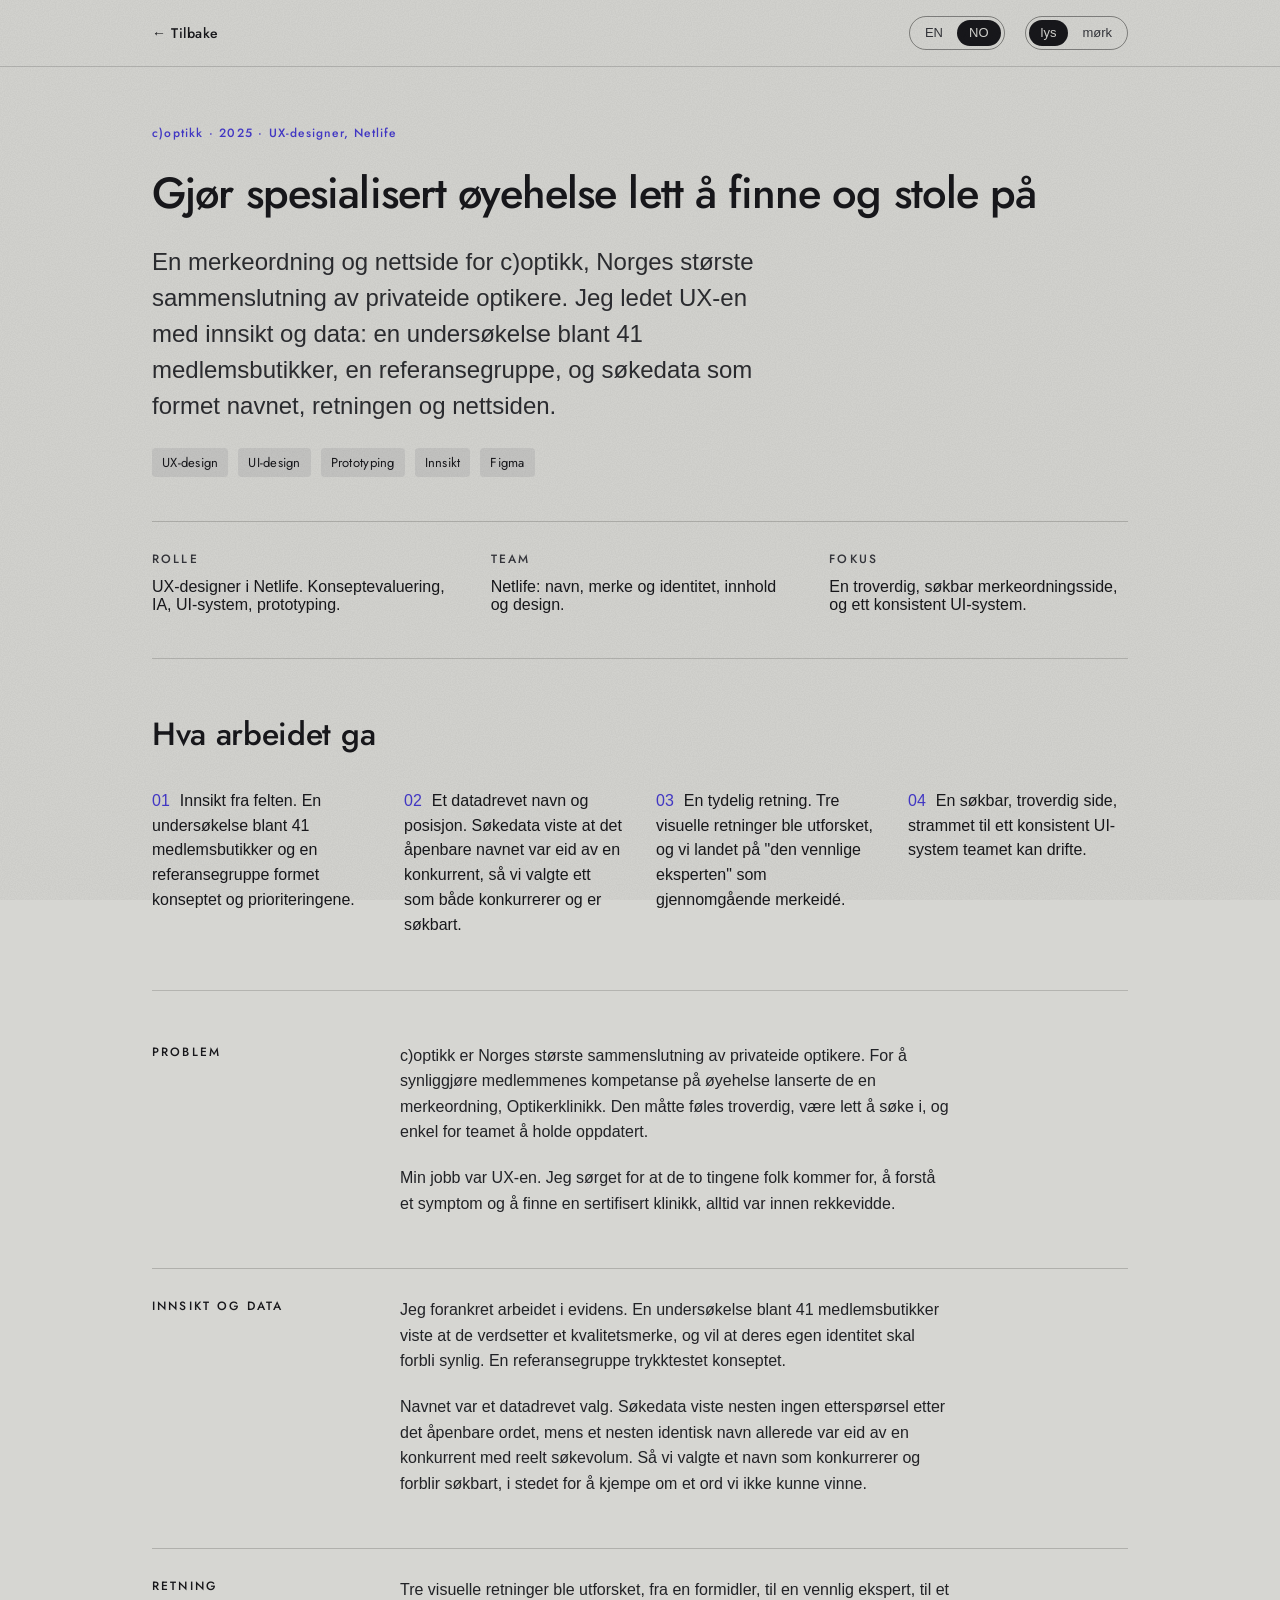
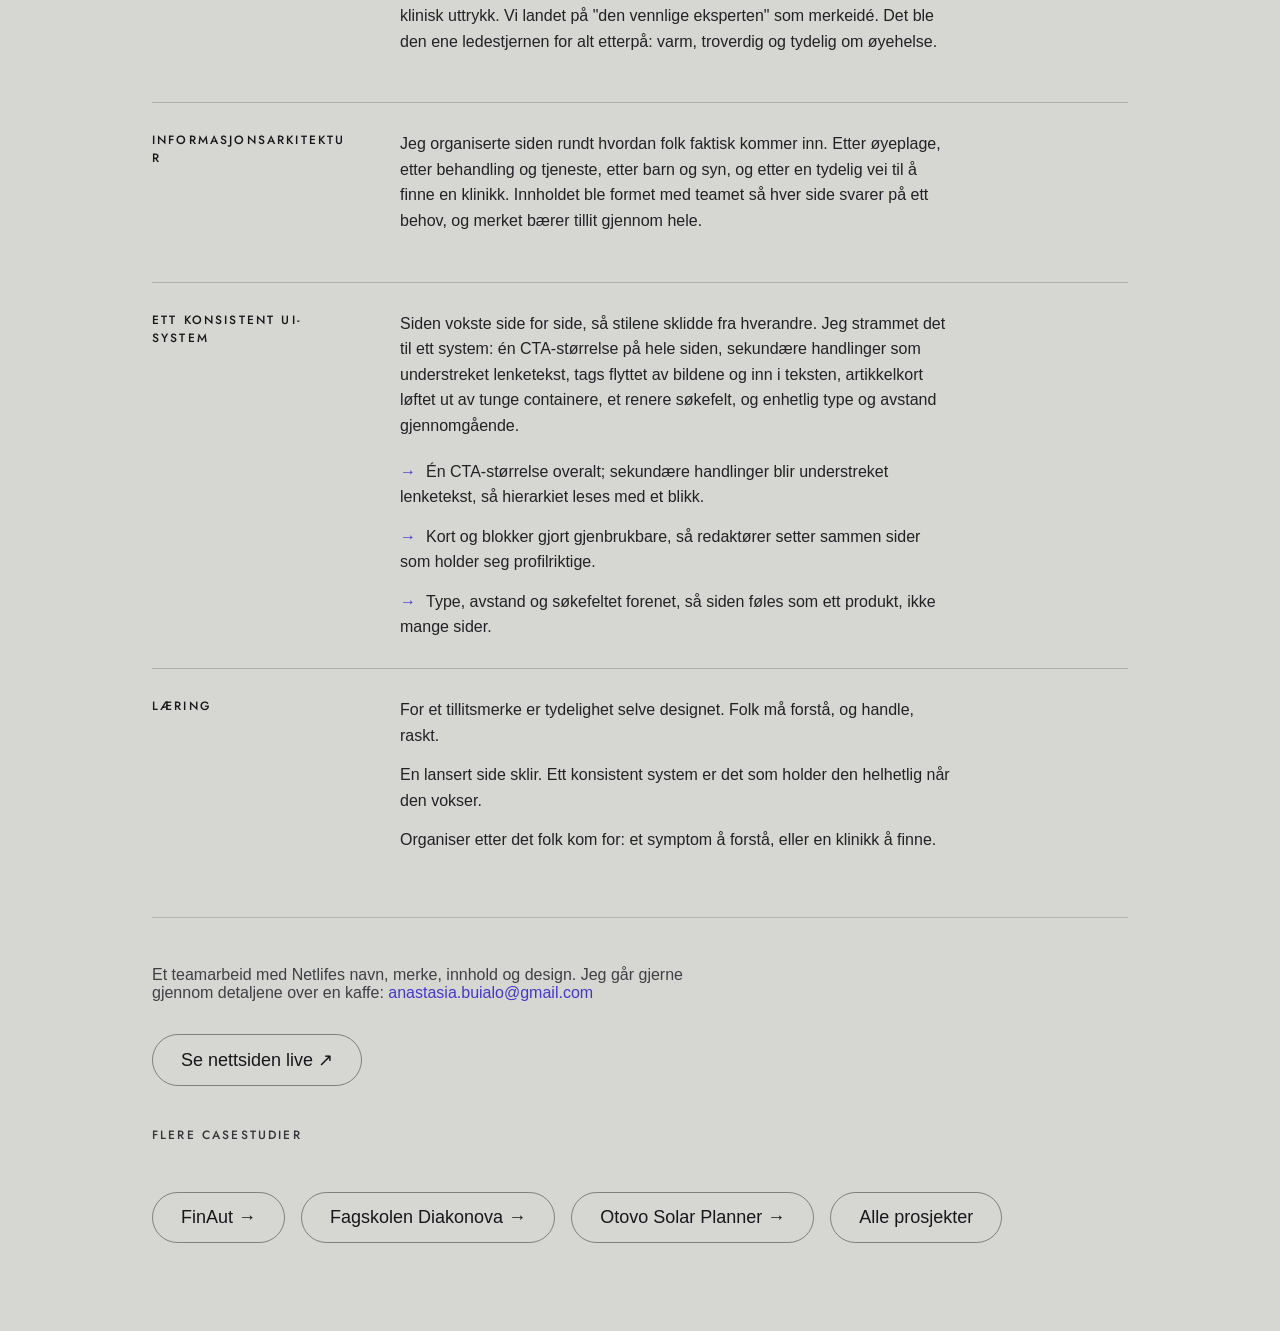
<file: coptikk.html>
<!DOCTYPE html>
<html lang="no">
<head>
<meta charset="utf-8">
<meta name="viewport" content="width=device-width, initial-scale=1">
<title>c)optikk — Optikerklinikk certification site · Anastasia Buialo</title>
<meta name="description" content="c)optikk / Optikerklinikk — a certification brand and website that makes specialist eye care easy to find and trust, tightened into one consistent UI system. UX designer, Netlife.">
<link rel="preconnect" href="https://fonts.googleapis.com">
<link rel="preconnect" href="https://fonts.gstatic.com" crossorigin="anonymous">
<link href="https://fonts.googleapis.com/css2?family=Jost:ital,wght@0,300;0,400;0,500;0,600;1,400;1,500&display=swap" rel="stylesheet">
<link href="https://api.fontshare.com/v2/css?f[]=switzer@300,400,500&display=swap" rel="stylesheet">
<link rel="icon" type="image/png" href="assets/avatar.png">
<link rel="stylesheet" href="styles.css">
</head>
<body data-theme="light" data-lang="no">
<script>
(function () {
  try {
    var t = localStorage.getItem('ab-portfolio-theme');
    if (t === 'dark' || t === 'light') document.body.dataset.theme = t;
    var l = localStorage.getItem('ab-portfolio-lang');
    if (l === 'en' || l === 'no') { document.body.dataset.lang = l; document.documentElement.lang = l; }
  } catch (e) {}
})();
</script>

<!-- ============================== ENGLISH ============================== -->
<div class="lang-block lang-en" lang="en">

  <header class="site-header">
    <div class="header-inner">
      <a href="index.html#work-en" class="wordmark">← Back</a>
      <nav class="nav nav--case">
        <div class="seg" role="group" aria-label="Language">
          <button class="seg-btn" type="button" data-set-lang="en" aria-pressed="false">EN</button>
          <button class="seg-btn" type="button" data-set-lang="no" aria-pressed="true">NO</button>
        </div>
        <div class="seg seg--theme" role="group" aria-label="Theme">
          <button class="seg-btn seg-btn--theme" type="button" data-set-theme="light" aria-pressed="true">light</button>
          <button class="seg-btn seg-btn--theme" type="button" data-set-theme="dark" aria-pressed="false">dark</button>
        </div>
      </nav>
    </div>
  </header>

  <main class="container">

    <section class="case-hero">
      <p class="kicker" style="margin-bottom:28px">c)optikk · 2025 · UX designer, Netlife</p>
      <h1 class="case-h1">Make specialist eye care easy to find and trust</h1>
      <p class="case-summary">A certification brand and website for c)optikk, Norway's largest association of privately owned opticians. I led the UX with insight and data: a survey of 41 member stores, a reference group, and search data that shaped the name, the direction and the site.</p>
      <div class="tag-row" style="margin:24px 0 0">
        <span class="tag">UX design</span>
        <span class="tag">UI design</span>
        <span class="tag">Prototyping</span>
        <span class="tag">Insight</span>
        <span class="tag">Figma</span>
      </div>
      <div class="case-meta">
        <div>
          <p class="field-label">Role</p>
          <p>UX designer at Netlife. Concept evaluation, IA, UI system, prototyping.</p>
        </div>
        <div>
          <p class="field-label">Team</p>
          <p>Netlife: naming, brand and identity, content and design.</p>
        </div>
        <div>
          <p class="field-label">Focus</p>
          <p>A trustworthy, findable certification site, and one consistent UI system.</p>
        </div>
      </div>
    </section>

    <section class="case-section">
      <h2 class="case-value-h2">What the work delivered</h2>
      <div class="value-grid">
        <p class="value-item"><span class="n">01</span>Insight from the field. A survey of 41 member stores and a reference group shaped the concept and its priorities.</p>
        <p class="value-item"><span class="n">02</span>A data-driven name and position. Search data showed the obvious name was owned by a competitor, so we chose one that both competes and is findable.</p>
        <p class="value-item"><span class="n">03</span>A clear direction. Three visual routes were explored, landing on "the friendly expert" as the guiding brand essence.</p>
        <p class="value-item"><span class="n">04</span>A findable, trustworthy site, tightened into one consistent UI system the team can run.</p>
      </div>
    </section>

    <section class="case-section case-section--story">

      <div class="story-row">
        <p class="story-label">Problem</p>
        <div class="story-body">
          <p>c)optikk is Norway's largest association of privately owned opticians. To make members' expertise in eye health visible, they launched a certification brand, Optikerklinikk. It had to feel trustworthy, be easy to search, and be simple for the team to keep current.</p>
          <p class="tight">My job was the UX. I made sure the two things people come for, understanding a symptom and finding a certified clinic, were always within reach.</p>
        </div>
      </div>

      <div class="story-row">
        <p class="story-label">Insight and data</p>
        <div class="story-body">
          <p>I grounded the work in evidence. A survey of 41 member stores showed they value a quality mark, and want their own identity to stay visible. A reference group then pressure-tested the concept.</p>
          <p class="tight">The name was a data-driven call. Search data showed almost no demand for the obvious term, while a near-identical name was already owned by a competitor with real search volume. So we chose a name that competes and stays findable, rather than fighting for a term we could not win.</p>
        </div>
      </div>

      <div class="story-row">
        <p class="story-label">Direction</p>
        <div class="story-body">
          <p>Three visual routes were explored, from a communicator, to a friendly expert, to a clinical look. We landed on "the friendly expert" as the brand essence. That became the single north star for every decision after it: warm, credible, and clearly about eye health.</p>
        </div>
      </div>

      <div class="story-row">
        <p class="story-label">Information architecture</p>
        <div class="story-body">
          <p>I organised the site around how people actually arrive. By eye condition, by treatment and service, by children's vision, and by a clear route to find a clinic. Content was shaped with the team so each page answers one need, and the certification mark carries trust throughout.</p>
        </div>
      </div>

      <div class="story-row">
        <p class="story-label">One consistent UI system</p>
        <div class="story-body">
          <p>The site grew page by page, so styles drifted. I tightened it into a single system: one CTA size across the whole site, secondary actions as underlined link-text, tags moved off the photos and into the text, article cards lifted out of their heavy containers, a cleaner search field, and unified type and spacing throughout.</p>
          <ul class="list-num">
            <li><span class="n">→</span>One CTA size everywhere; secondary actions become underlined link-text, so hierarchy reads at a glance.</li>
            <li><span class="n">→</span>Cards and blocks made reusable, so editors compose pages that stay on brand.</li>
            <li><span class="n">→</span>Type, spacing and the search field unified, so the site feels like one product, not many pages.</li>
          </ul>
        </div>
      </div>

      <div class="story-row story-row--last">
        <p class="story-label">Learnings</p>
        <ul class="learnings">
          <li>For a trust brand, clarity is the design. People need to understand, and to act, fast.</li>
          <li>A launched site drifts. One consistent system is what keeps it coherent as it grows.</li>
          <li>Organise by what people came for: a symptom to understand, or a clinic to find.</li>
        </ul>
      </div>
    </section>

    <section class="case-section--footer">
      <p class="note">A team effort with Netlife's naming, brand, content and design. Happy to walk through the details over a coffee: <a href="mailto:anastasia.buialo@gmail.com" class="link">anastasia.buialo@gmail.com</a></p>
      <p style="margin:32px 0 0"><a class="pill" href="https://optikerklinikk.no/" target="_blank" rel="noopener">Visit the live site ↗</a></p>
      <p class="field-label" style="margin:40px 0 16px">More case studies</p>
      <div class="contact-actions">
        <a class="pill" href="finaut.html">FinAut →</a>
        <a class="pill" href="fagskolen.html">Fagskolen Diakonova →</a>
        <a class="pill" href="otovo-solar-planner.html">Otovo Solar Planner →</a>
        <a class="pill" href="index.html#work-en">All work</a>
      </div>
    </section>
  </main>
</div>

<!-- ============================== NORWEGIAN ============================== -->
<div class="lang-block lang-no" lang="no">

  <header class="site-header">
    <div class="header-inner">
      <a href="index.html#work-no" class="wordmark">← Tilbake</a>
      <nav class="nav nav--case">
        <div class="seg" role="group" aria-label="Språk">
          <button class="seg-btn" type="button" data-set-lang="en" aria-pressed="false">EN</button>
          <button class="seg-btn" type="button" data-set-lang="no" aria-pressed="true">NO</button>
        </div>
        <div class="seg seg--theme" role="group" aria-label="Tema">
          <button class="seg-btn seg-btn--theme" type="button" data-set-theme="light" aria-pressed="true">lys</button>
          <button class="seg-btn seg-btn--theme" type="button" data-set-theme="dark" aria-pressed="false">mørk</button>
        </div>
      </nav>
    </div>
  </header>

  <main class="container">

    <section class="case-hero">
      <p class="kicker" style="margin-bottom:28px">c)optikk · 2025 · UX-designer, Netlife</p>
      <h1 class="case-h1">Gjør spesialisert øyehelse lett å finne og stole på</h1>
      <p class="case-summary">En merkeordning og nettside for c)optikk, Norges største sammenslutning av privateide optikere. Jeg ledet UX-en med innsikt og data: en undersøkelse blant 41 medlemsbutikker, en referansegruppe, og søkedata som formet navnet, retningen og nettsiden.</p>
      <div class="tag-row" style="margin:24px 0 0">
        <span class="tag">UX-design</span>
        <span class="tag">UI-design</span>
        <span class="tag">Prototyping</span>
        <span class="tag">Innsikt</span>
        <span class="tag">Figma</span>
      </div>
      <div class="case-meta">
        <div>
          <p class="field-label">Rolle</p>
          <p>UX-designer i Netlife. Konseptevaluering, IA, UI-system, prototyping.</p>
        </div>
        <div>
          <p class="field-label">Team</p>
          <p>Netlife: navn, merke og identitet, innhold og design.</p>
        </div>
        <div>
          <p class="field-label">Fokus</p>
          <p>En troverdig, søkbar merkeordningsside, og ett konsistent UI-system.</p>
        </div>
      </div>
    </section>

    <section class="case-section">
      <h2 class="case-value-h2">Hva arbeidet ga</h2>
      <div class="value-grid">
        <p class="value-item"><span class="n">01</span>Innsikt fra felten. En undersøkelse blant 41 medlemsbutikker og en referansegruppe formet konseptet og prioriteringene.</p>
        <p class="value-item"><span class="n">02</span>Et datadrevet navn og posisjon. Søkedata viste at det åpenbare navnet var eid av en konkurrent, så vi valgte ett som både konkurrerer og er søkbart.</p>
        <p class="value-item"><span class="n">03</span>En tydelig retning. Tre visuelle retninger ble utforsket, og vi landet på "den vennlige eksperten" som gjennomgående merkeidé.</p>
        <p class="value-item"><span class="n">04</span>En søkbar, troverdig side, strammet til ett konsistent UI-system teamet kan drifte.</p>
      </div>
    </section>

    <section class="case-section case-section--story">

      <div class="story-row">
        <p class="story-label">Problem</p>
        <div class="story-body">
          <p>c)optikk er Norges største sammenslutning av privateide optikere. For å synliggjøre medlemmenes kompetanse på øyehelse lanserte de en merkeordning, Optikerklinikk. Den måtte føles troverdig, være lett å søke i, og enkel for teamet å holde oppdatert.</p>
          <p class="tight">Min jobb var UX-en. Jeg sørget for at de to tingene folk kommer for, å forstå et symptom og å finne en sertifisert klinikk, alltid var innen rekkevidde.</p>
        </div>
      </div>

      <div class="story-row">
        <p class="story-label">Innsikt og data</p>
        <div class="story-body">
          <p>Jeg forankret arbeidet i evidens. En undersøkelse blant 41 medlemsbutikker viste at de verdsetter et kvalitetsmerke, og vil at deres egen identitet skal forbli synlig. En referansegruppe trykktestet konseptet.</p>
          <p class="tight">Navnet var et datadrevet valg. Søkedata viste nesten ingen etterspørsel etter det åpenbare ordet, mens et nesten identisk navn allerede var eid av en konkurrent med reelt søkevolum. Så vi valgte et navn som konkurrerer og forblir søkbart, i stedet for å kjempe om et ord vi ikke kunne vinne.</p>
        </div>
      </div>

      <div class="story-row">
        <p class="story-label">Retning</p>
        <div class="story-body">
          <p>Tre visuelle retninger ble utforsket, fra en formidler, til en vennlig ekspert, til et klinisk uttrykk. Vi landet på "den vennlige eksperten" som merkeidé. Det ble den ene ledestjernen for alt etterpå: varm, troverdig og tydelig om øyehelse.</p>
        </div>
      </div>

      <div class="story-row">
        <p class="story-label">Informasjonsarkitektur</p>
        <div class="story-body">
          <p>Jeg organiserte siden rundt hvordan folk faktisk kommer inn. Etter øyeplage, etter behandling og tjeneste, etter barn og syn, og etter en tydelig vei til å finne en klinikk. Innholdet ble formet med teamet så hver side svarer på ett behov, og merket bærer tillit gjennom hele.</p>
        </div>
      </div>

      <div class="story-row">
        <p class="story-label">Ett konsistent UI-system</p>
        <div class="story-body">
          <p>Siden vokste side for side, så stilene sklidde fra hverandre. Jeg strammet det til ett system: én CTA-størrelse på hele siden, sekundære handlinger som understreket lenketekst, tags flyttet av bildene og inn i teksten, artikkelkort løftet ut av tunge containere, et renere søkefelt, og enhetlig type og avstand gjennomgående.</p>
          <ul class="list-num">
            <li><span class="n">→</span>Én CTA-størrelse overalt; sekundære handlinger blir understreket lenketekst, så hierarkiet leses med et blikk.</li>
            <li><span class="n">→</span>Kort og blokker gjort gjenbrukbare, så redaktører setter sammen sider som holder seg profilriktige.</li>
            <li><span class="n">→</span>Type, avstand og søkefeltet forenet, så siden føles som ett produkt, ikke mange sider.</li>
          </ul>
        </div>
      </div>

      <div class="story-row story-row--last">
        <p class="story-label">Læring</p>
        <ul class="learnings">
          <li>For et tillitsmerke er tydelighet selve designet. Folk må forstå, og handle, raskt.</li>
          <li>En lansert side sklir. Ett konsistent system er det som holder den helhetlig når den vokser.</li>
          <li>Organiser etter det folk kom for: et symptom å forstå, eller en klinikk å finne.</li>
        </ul>
      </div>
    </section>

    <section class="case-section--footer">
      <p class="note">Et teamarbeid med Netlifes navn, merke, innhold og design. Jeg går gjerne gjennom detaljene over en kaffe: <a href="mailto:anastasia.buialo@gmail.com" class="link">anastasia.buialo@gmail.com</a></p>
      <p style="margin:32px 0 0"><a class="pill" href="https://optikerklinikk.no/" target="_blank" rel="noopener">Se nettsiden live ↗</a></p>
      <p class="field-label" style="margin:40px 0 16px">Flere casestudier</p>
      <div class="contact-actions">
        <a class="pill" href="finaut.html">FinAut →</a>
        <a class="pill" href="fagskolen.html">Fagskolen Diakonova →</a>
        <a class="pill" href="otovo-solar-planner.html">Otovo Solar Planner →</a>
        <a class="pill" href="index.html#work-no">Alle prosjekter</a>
      </div>
    </section>
  </main>
</div>

<script src="app.js"></script>
</body>
</html>
</file>
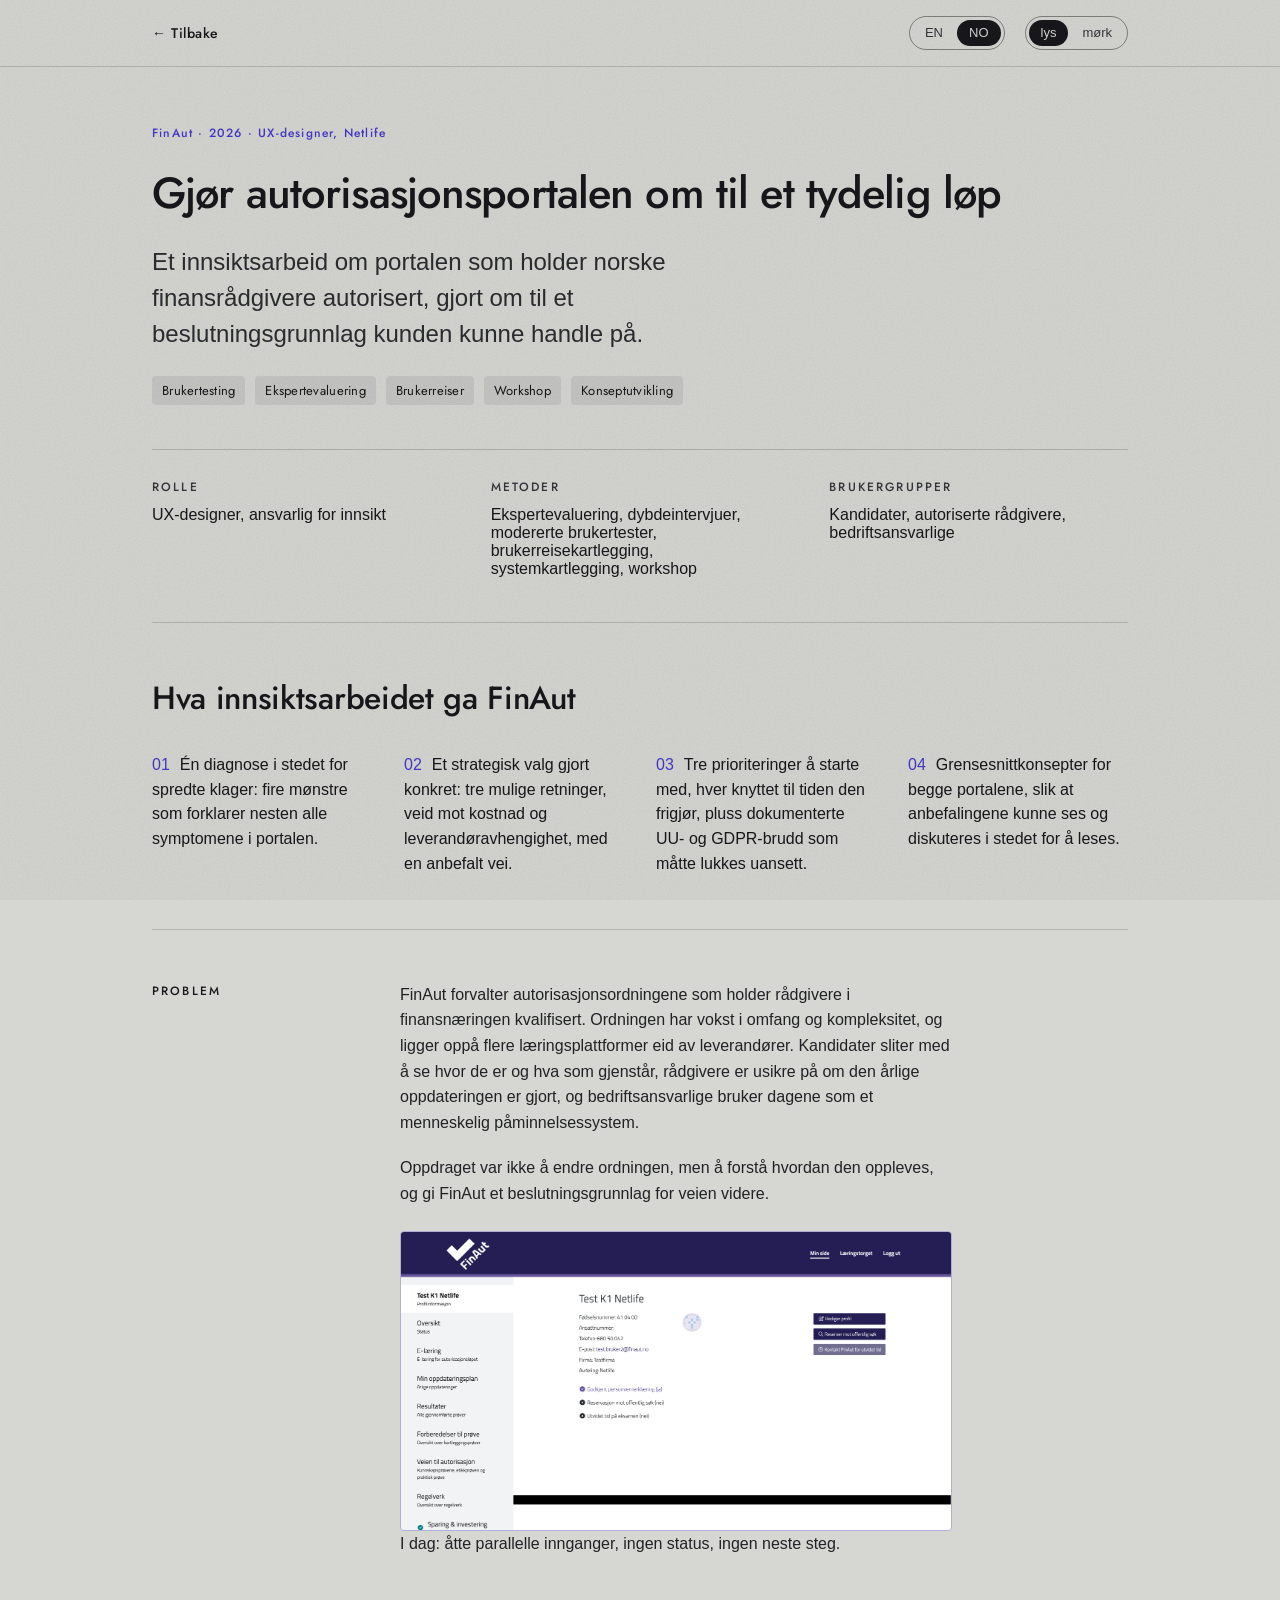
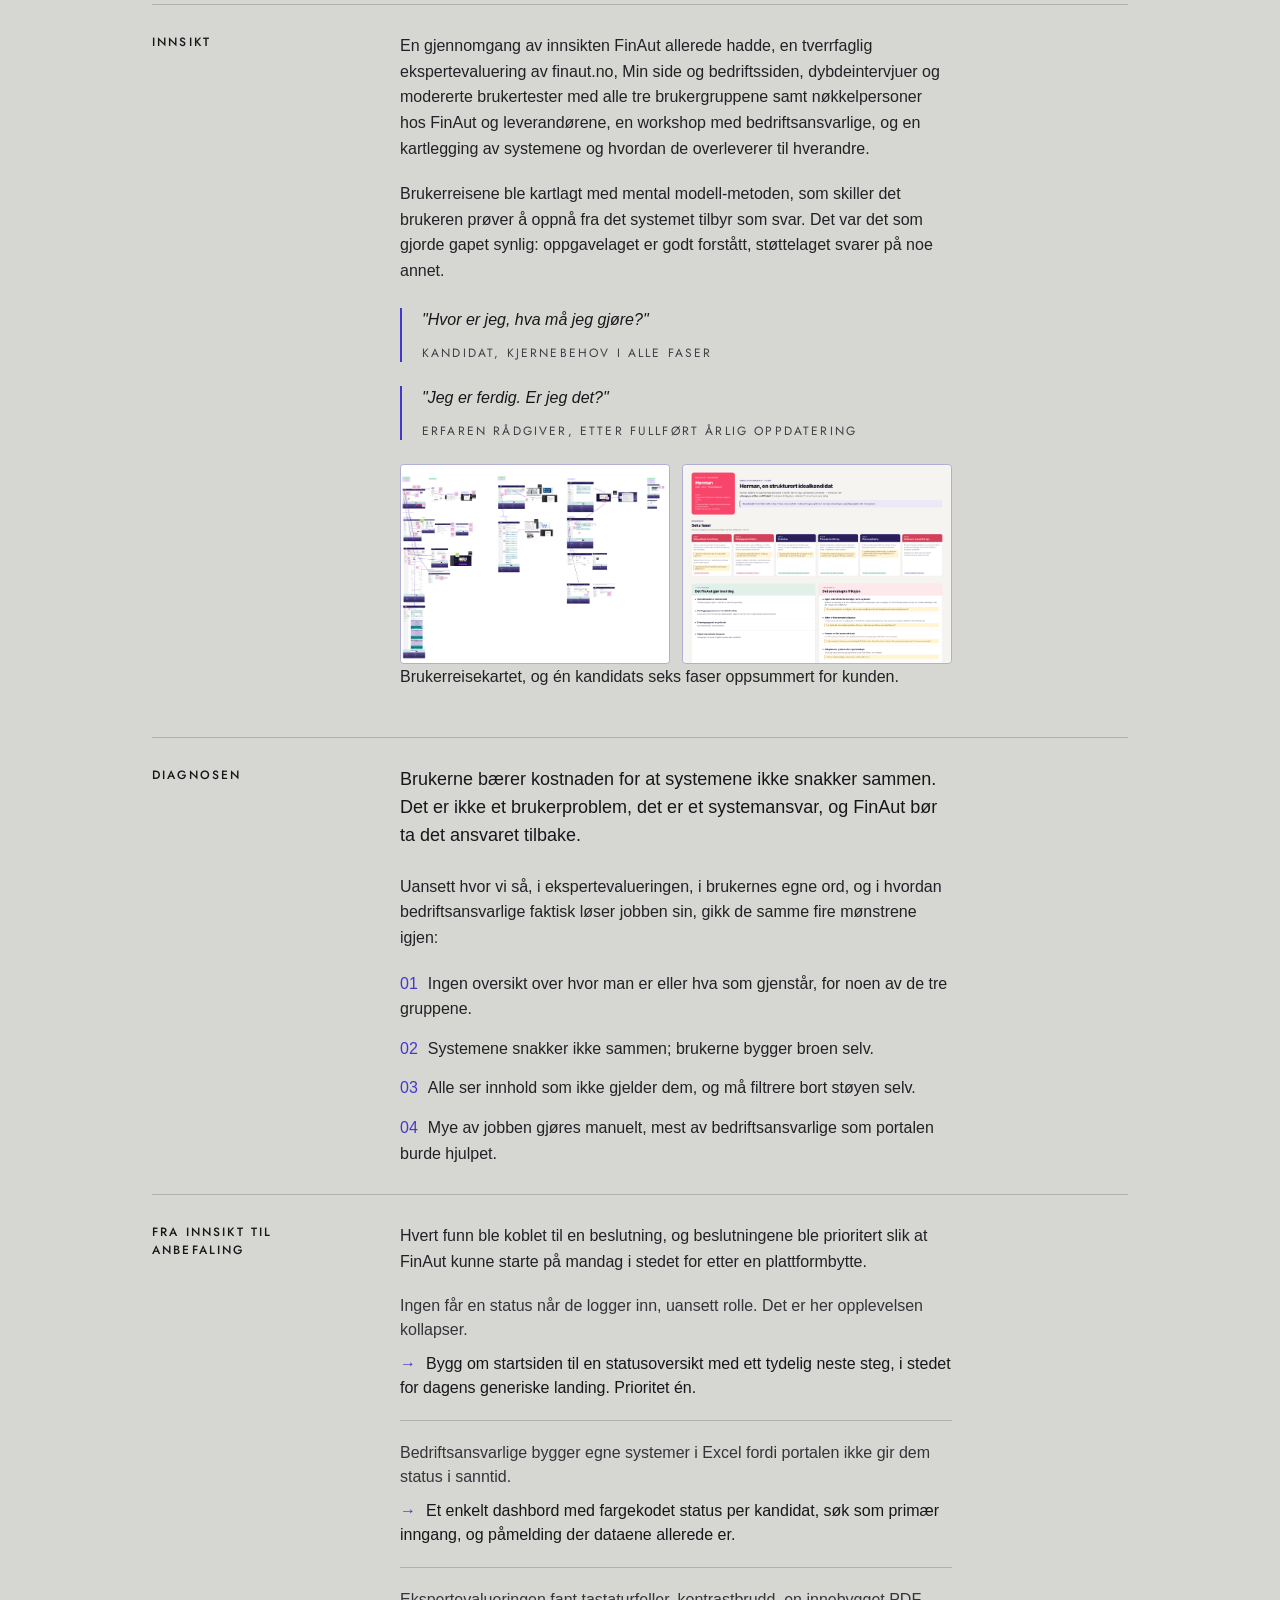
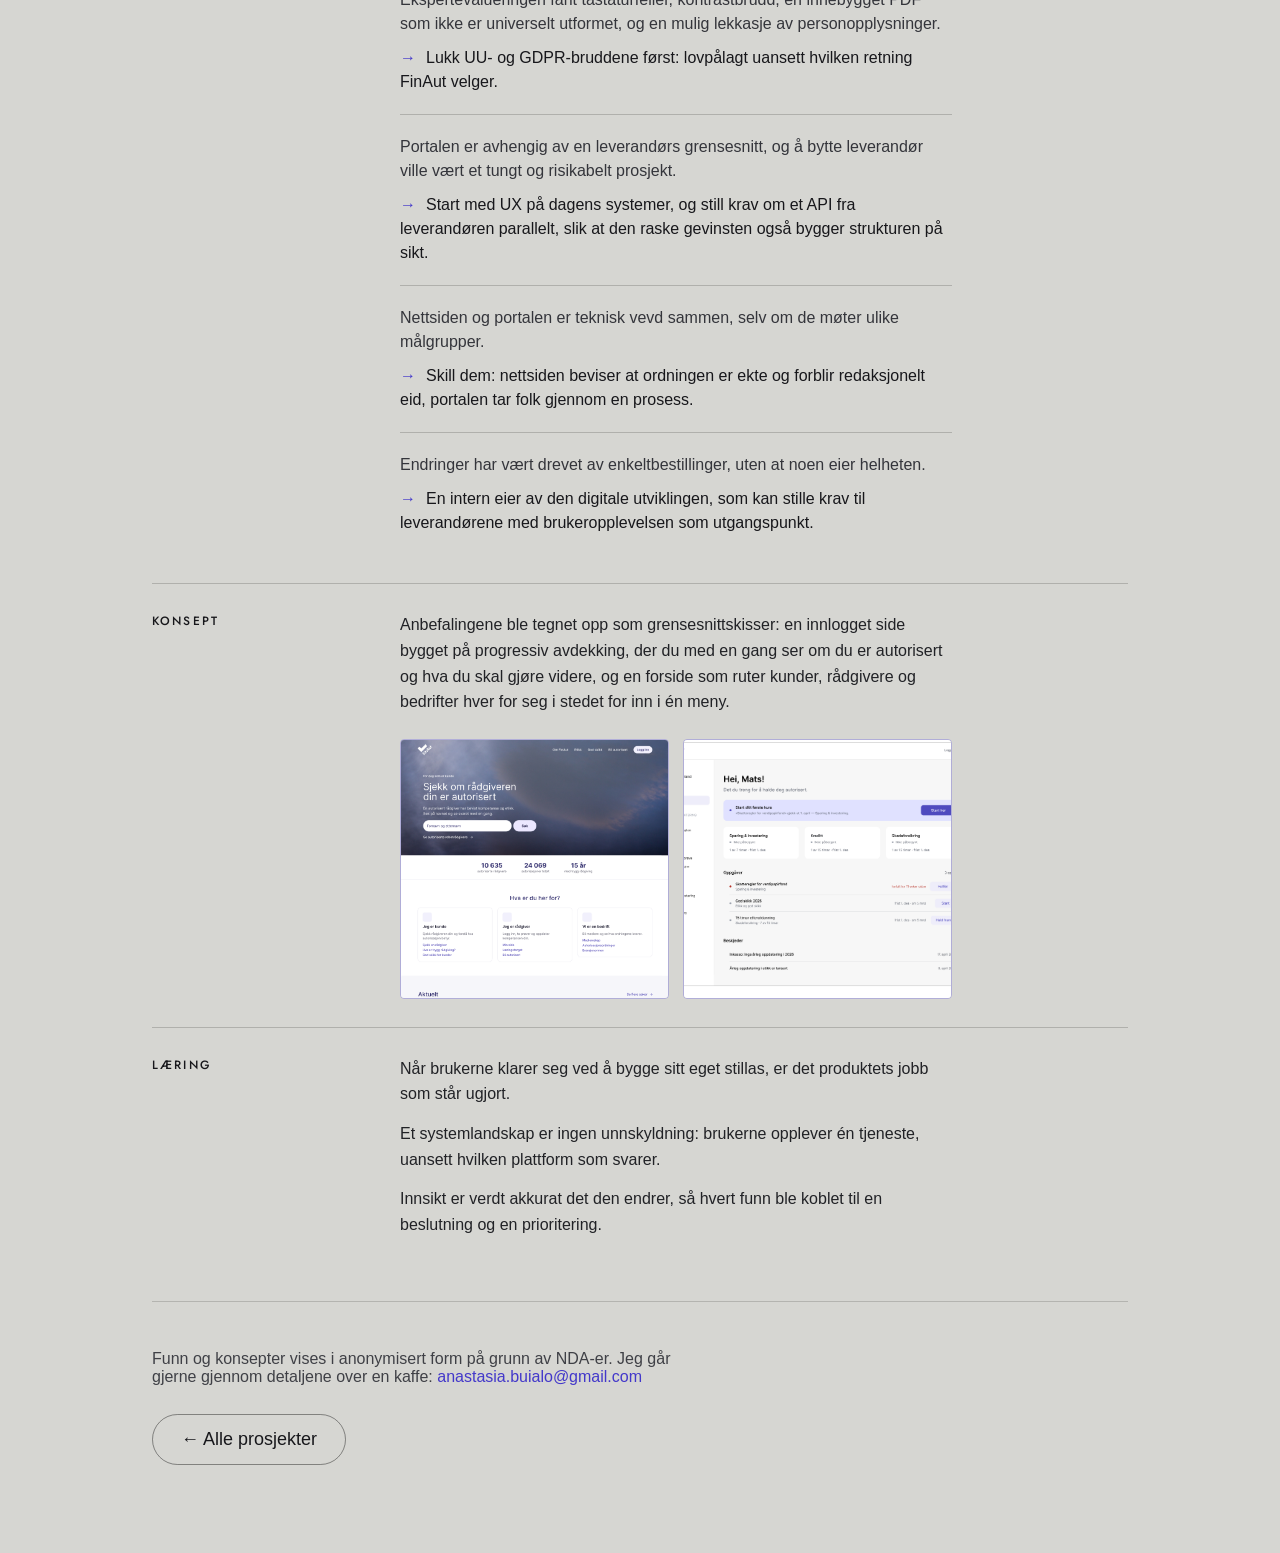
<file: finaut.html>
<!DOCTYPE html>
<html lang="no">
<head>
<meta charset="utf-8">
<meta name="viewport" content="width=device-width, initial-scale=1">
<title>FinAut Portal — UX evaluation · Anastasia Buialo</title>
<meta name="description" content="FinAut authorisation portal — an insight study turned into a decision basis. UX evaluation, 2026. Case study by Anastasia Buialo.">
<link rel="preconnect" href="https://fonts.googleapis.com">
<link rel="preconnect" href="https://fonts.gstatic.com" crossorigin="anonymous">
<link href="https://fonts.googleapis.com/css2?family=Jost:ital,wght@0,300;0,400;0,500;0,600;1,400;1,500&display=swap" rel="stylesheet">
<link href="https://api.fontshare.com/v2/css?f[]=switzer@300,400,500&display=swap" rel="stylesheet">
<link rel="icon" type="image/png" href="assets/avatar.png">
<link rel="stylesheet" href="styles.css">
</head>
<body data-theme="light" data-lang="no">
<script>
(function () {
  try {
    var t = localStorage.getItem('ab-portfolio-theme');
    if (t === 'dark' || t === 'light') document.body.dataset.theme = t;
    var l = localStorage.getItem('ab-portfolio-lang');
    if (l === 'en' || l === 'no') { document.body.dataset.lang = l; document.documentElement.lang = l; }
  } catch (e) {}
})();
</script>

<!-- ============================== ENGLISH ============================== -->
<div class="lang-block lang-en" lang="en">

  <header class="site-header">
    <div class="header-inner">
      <a href="index.html#work-en" class="wordmark">← Back</a>
      <nav class="nav nav--case">
        <div class="seg" role="group" aria-label="Language">
          <button class="seg-btn" type="button" data-set-lang="en" aria-pressed="false">EN</button>
          <button class="seg-btn" type="button" data-set-lang="no" aria-pressed="true">NO</button>
        </div>
        <div class="seg seg--theme" role="group" aria-label="Theme">
          <button class="seg-btn seg-btn--theme" type="button" data-set-theme="light" aria-pressed="true">light</button>
          <button class="seg-btn seg-btn--theme" type="button" data-set-theme="dark" aria-pressed="false">dark</button>
        </div>
      </nav>
    </div>
  </header>

  <main class="container">

    <section class="case-hero">
      <p class="kicker" style="margin-bottom:28px">FinAut · 2026 · UX designer, Netlife</p>
      <h1 class="case-h1">Turn the certification portal into a clear journey</h1>
      <p class="case-summary">An insight study of the portal that keeps Norwegian financial advisers certified, turned into a decision basis the client could act on.</p>
      <div class="tag-row" style="margin:24px 0 0">
        <span class="tag">User testing</span>
        <span class="tag">Expert evaluation</span>
        <span class="tag">Journey mapping</span>
        <span class="tag">Workshops</span>
        <span class="tag">Concept development</span>
      </div>
      <div class="case-meta">
        <div>
          <p class="field-label">Role</p>
          <p>UX designer, insight lead</p>
        </div>
        <div>
          <p class="field-label">Methods</p>
          <p>Expert evaluation, depth interviews, moderated user tests, journey mapping, system mapping, workshop</p>
        </div>
        <div>
          <p class="field-label">User groups</p>
          <p>Candidates, authorised advisers, company administrators</p>
        </div>
      </div>
    </section>

    <section class="case-section">
      <h2 class="case-value-h2">What the insight work gave FinAut</h2>
      <div class="value-grid">
        <p class="value-item"><span class="n">01</span>A single diagnosis instead of scattered complaints: four recurring patterns that explain nearly every symptom in the portal.</p>
        <p class="value-item"><span class="n">02</span>A strategic choice made concrete: three possible directions, weighed against cost and supplier dependency, with a recommended path.</p>
        <p class="value-item"><span class="n">03</span>Three priorities to start from, each tied to the time it gives back, plus documented accessibility and GDPR breaches that had to be fixed regardless.</p>
        <p class="value-item"><span class="n">04</span>Interface concepts for both portals, so the recommendations could be seen and discussed rather than read.</p>
      </div>
    </section>

    <section class="case-section case-section--story">

      <div class="story-row">
        <p class="story-label">Problem</p>
        <div class="story-body">
          <p>FinAut runs the authorisation schemes that keep advisers in Norwegian finance qualified. The scheme has grown in scope and complexity, and sits on top of several learning platforms owned by suppliers. Candidates struggle to see where they are and what remains, advisers are unsure whether an annual update is done, and company administrators spend their days as a human reminder system.</p>
          <p class="tight">The assignment was not to change the scheme, but to understand how it is experienced, and to hand FinAut a decision basis for what to do next.</p>
          <img src="assets/finaut-today.png" alt="The portal today: a profile page with a long sidebar of parallel entry points" class="img h-300 pos-top">
          <p class="caption caption--mut">Today: eight parallel entries, no status, no next step.</p>
        </div>
      </div>

      <div class="story-row">
        <p class="story-label">Research</p>
        <div class="story-body">
          <p>A review of the insight FinAut already had, a cross-disciplinary expert evaluation of finaut.no, My page and the company pages, depth interviews and moderated user tests with all three user groups plus key people at FinAut and its suppliers, a workshop with company administrators, and a mapping of the systems and how they hand over to each other.</p>
          <p class="tight">The journeys were mapped with the mental model method, separating what the user is trying to achieve from what the system offers in return. That is what made the gap visible: the task layer is well understood, the support layer answers something else.</p>
          <figure class="quote">
            <blockquote>“Where am I, what do I have to do?”</blockquote>
            <figcaption>Candidate, core need across every phase</figcaption>
          </figure>
          <figure class="quote">
            <blockquote>“I am finished. Am I?”</blockquote>
            <figcaption>Experienced adviser, after completing the annual update</figcaption>
          </figure>
          <div class="img-grid">
            <img src="assets/finaut-journey.jpg" alt="Journey map of the authorisation flow with pain points" class="img h-200 pos-lefttop">
            <img src="assets/finaut-insight.png" alt="Insight board: six phases, what works, what creates friction, key findings" class="img h-200 pos-lefttop">
          </div>
          <p class="caption caption--mut">The journey map, and one candidate’s six phases summarised for the client.</p>
        </div>
      </div>

      <div class="story-row">
        <p class="story-label">The diagnosis</p>
        <div class="story-body">
          <p class="diagnosis">Users are carrying the cost of systems that do not talk to each other. That is not a user problem, it is a system responsibility, and FinAut should take it back.</p>
          <p>Everywhere we looked, in the expert evaluation, in users’ own words, and in how administrators actually get their job done, the same four patterns came back:</p>
          <ul class="list-num">
            <li><span class="n">01</span>No overview of where you are or what remains, for any of the three groups.</li>
            <li><span class="n">02</span>The systems do not talk to each other; users build the bridge themselves.</li>
            <li><span class="n">03</span>Everyone sees content that does not apply to them, and has to filter out the noise.</li>
            <li><span class="n">04</span>Much of the work is done manually, mostly by administrators the portal should be helping.</li>
          </ul>
        </div>
      </div>

      <div class="story-row">
        <p class="story-label">From insight to recommendation</p>
        <div class="story-body">
          <p>Every finding was tied to a decision, and the decisions were ordered so FinAut could start on Monday rather than after a re-platforming.</p>
          <div class="rec-row">
            <p class="rec-problem">Nobody gets a status when they log in, whichever role they hold. This is where the experience collapses.</p>
            <p class="rec-fix"><span class="arrow">→</span>Rebuild the start page as a status view with one clear next step, replacing today’s generic landing. Priority one.</p>
          </div>
          <div class="rec-row">
            <p class="rec-problem">Administrators build their own systems in Excel because the portal gives them no real-time status.</p>
            <p class="rec-fix"><span class="arrow">→</span>A simple dashboard with colour-coded status per candidate, search as the primary entry, and enrolment where the data already is.</p>
          </div>
          <div class="rec-row">
            <p class="rec-problem">The expert evaluation found keyboard traps, contrast failures, an inaccessible embedded PDF and a possible leak of personal data.</p>
            <p class="rec-fix"><span class="arrow">→</span>Fix the accessibility and GDPR breaches first: legally required whichever direction FinAut chooses.</p>
          </div>
          <div class="rec-row">
            <p class="rec-problem">The portal depends on a supplier’s interfaces, and replacing the supplier would be a heavy, risky project.</p>
            <p class="rec-fix"><span class="arrow">→</span>Start with UX on the existing systems, and require an API from the supplier in parallel, so the fast win also builds the long-term structure.</p>
          </div>
          <div class="rec-row">
            <p class="rec-problem">The public site and the portal are technically woven together, though they serve different audiences.</p>
            <p class="rec-fix"><span class="arrow">→</span>Separate them: the site proves the scheme is real and stays editorially owned, the portal moves people through a process.</p>
          </div>
          <div class="rec-row">
            <p class="rec-problem">Changes have been driven by single orders, without anyone owning the whole experience.</p>
            <p class="rec-fix"><span class="arrow">→</span>An internal owner of digital development, able to set requirements to suppliers with the user experience as the starting point.</p>
          </div>
        </div>
      </div>

      <div class="story-row">
        <p class="story-label">Concept</p>
        <div class="story-body">
          <p class="tight">The recommendations were drawn up as interface sketches: a logged-in page built on progressive disclosure, where you see immediately whether you are authorised and what to do next, and a public front page that routes customers, advisers and companies apart instead of into one menu.</p>
          <div class="img-grid img-grid--concept">
            <img src="assets/finaut-concept-dashboard.png" alt="Concept for My page: greeting, next task, status per scheme, tasks and messages" class="img h-260 pos-top">
            <img src="assets/finaut-concept-public.png" alt="Concept for the public site: three routes for customers, advisers and companies" class="img h-260 pos-top">
          </div>
        </div>
      </div>

      <div class="story-row story-row--last">
        <p class="story-label">Learnings</p>
        <ul class="learnings">
          <li>When users cope by building their own scaffolding, that is the product’s job left undone.</li>
          <li>A system landscape is not an excuse: users experience one service, whichever platform answers.</li>
          <li>Insight is only worth what it changes, so every finding was paired with a decision and a priority.</li>
        </ul>
      </div>
    </section>

    <section class="case-section--footer">
      <p class="note">Findings and concepts are shown in anonymised form due to NDAs. Happy to walk through the details over a coffee: <a href="mailto:anastasia.buialo@gmail.com" class="link">anastasia.buialo@gmail.com</a></p>
      <p style="margin:28px 0 0"><a href="index.html#work-en" class="pill">← All work</a></p>
    </section>
  </main>
</div>

<!-- ============================== NORWEGIAN ============================== -->
<div class="lang-block lang-no" lang="no">

  <header class="site-header">
    <div class="header-inner">
      <a href="index.html#work-no" class="wordmark">← Tilbake</a>
      <nav class="nav nav--case">
        <div class="seg" role="group" aria-label="Språk">
          <button class="seg-btn" type="button" data-set-lang="en" aria-pressed="false">EN</button>
          <button class="seg-btn" type="button" data-set-lang="no" aria-pressed="true">NO</button>
        </div>
        <div class="seg seg--theme" role="group" aria-label="Tema">
          <button class="seg-btn seg-btn--theme" type="button" data-set-theme="light" aria-pressed="true">lys</button>
          <button class="seg-btn seg-btn--theme" type="button" data-set-theme="dark" aria-pressed="false">mørk</button>
        </div>
      </nav>
    </div>
  </header>

  <main class="container">

    <section class="case-hero">
      <p class="kicker" style="margin-bottom:28px">FinAut · 2026 · UX-designer, Netlife</p>
      <h1 class="case-h1">Gjør autorisasjonsportalen om til et tydelig løp</h1>
      <p class="case-summary">Et innsiktsarbeid om portalen som holder norske finansrådgivere autorisert, gjort om til et beslutningsgrunnlag kunden kunne handle på.</p>
      <div class="tag-row" style="margin:24px 0 0">
        <span class="tag">Brukertesting</span>
        <span class="tag">Ekspertevaluering</span>
        <span class="tag">Brukerreiser</span>
        <span class="tag">Workshop</span>
        <span class="tag">Konseptutvikling</span>
      </div>
      <div class="case-meta">
        <div>
          <p class="field-label">Rolle</p>
          <p>UX-designer, ansvarlig for innsikt</p>
        </div>
        <div>
          <p class="field-label">Metoder</p>
          <p>Ekspertevaluering, dybdeintervjuer, modererte brukertester, brukerreisekartlegging, systemkartlegging, workshop</p>
        </div>
        <div>
          <p class="field-label">Brukergrupper</p>
          <p>Kandidater, autoriserte rådgivere, bedriftsansvarlige</p>
        </div>
      </div>
    </section>

    <section class="case-section">
      <h2 class="case-value-h2">Hva innsiktsarbeidet ga FinAut</h2>
      <div class="value-grid">
        <p class="value-item"><span class="n">01</span>Én diagnose i stedet for spredte klager: fire mønstre som forklarer nesten alle symptomene i portalen.</p>
        <p class="value-item"><span class="n">02</span>Et strategisk valg gjort konkret: tre mulige retninger, veid mot kostnad og leverandøravhengighet, med en anbefalt vei.</p>
        <p class="value-item"><span class="n">03</span>Tre prioriteringer å starte med, hver knyttet til tiden den frigjør, pluss dokumenterte UU- og GDPR-brudd som måtte lukkes uansett.</p>
        <p class="value-item"><span class="n">04</span>Grensesnittkonsepter for begge portalene, slik at anbefalingene kunne ses og diskuteres i stedet for å leses.</p>
      </div>
    </section>

    <section class="case-section case-section--story">

      <div class="story-row">
        <p class="story-label">Problem</p>
        <div class="story-body">
          <p>FinAut forvalter autorisasjonsordningene som holder rådgivere i finansnæringen kvalifisert. Ordningen har vokst i omfang og kompleksitet, og ligger oppå flere læringsplattformer eid av leverandører. Kandidater sliter med å se hvor de er og hva som gjenstår, rådgivere er usikre på om den årlige oppdateringen er gjort, og bedriftsansvarlige bruker dagene som et menneskelig påminnelsessystem.</p>
          <p class="tight">Oppdraget var ikke å endre ordningen, men å forstå hvordan den oppleves, og gi FinAut et beslutningsgrunnlag for veien videre.</p>
          <img src="assets/finaut-today.png" alt="Portalen i dag: en profilside med en lang sidemeny av parallelle innganger" class="img h-300 pos-top">
          <p class="caption caption--mut">I dag: åtte parallelle innganger, ingen status, ingen neste steg.</p>
        </div>
      </div>

      <div class="story-row">
        <p class="story-label">Innsikt</p>
        <div class="story-body">
          <p>En gjennomgang av innsikten FinAut allerede hadde, en tverrfaglig ekspertevaluering av finaut.no, Min side og bedriftssiden, dybdeintervjuer og modererte brukertester med alle tre brukergruppene samt nøkkelpersoner hos FinAut og leverandørene, en workshop med bedriftsansvarlige, og en kartlegging av systemene og hvordan de overleverer til hverandre.</p>
          <p class="tight">Brukerreisene ble kartlagt med mental modell-metoden, som skiller det brukeren prøver å oppnå fra det systemet tilbyr som svar. Det var det som gjorde gapet synlig: oppgavelaget er godt forstått, støttelaget svarer på noe annet.</p>
          <figure class="quote">
            <blockquote>"Hvor er jeg, hva må jeg gjøre?"</blockquote>
            <figcaption>Kandidat, kjernebehov i alle faser</figcaption>
          </figure>
          <figure class="quote">
            <blockquote>"Jeg er ferdig. Er jeg det?"</blockquote>
            <figcaption>Erfaren rådgiver, etter fullført årlig oppdatering</figcaption>
          </figure>
          <div class="img-grid">
            <img src="assets/finaut-journey.jpg" alt="Brukerreisekart over autorisasjonsløpet med smertepunkter" class="img h-200 pos-lefttop">
            <img src="assets/finaut-insight.png" alt="Innsiktsflate: seks faser, hva som fungerer, hva som skaper friksjon, nøkkelfunn" class="img h-200 pos-lefttop">
          </div>
          <p class="caption caption--mut">Brukerreisekartet, og én kandidats seks faser oppsummert for kunden.</p>
        </div>
      </div>

      <div class="story-row">
        <p class="story-label">Diagnosen</p>
        <div class="story-body">
          <p class="diagnosis">Brukerne bærer kostnaden for at systemene ikke snakker sammen. Det er ikke et brukerproblem, det er et systemansvar, og FinAut bør ta det ansvaret tilbake.</p>
          <p>Uansett hvor vi så, i ekspertevalueringen, i brukernes egne ord, og i hvordan bedriftsansvarlige faktisk løser jobben sin, gikk de samme fire mønstrene igjen:</p>
          <ul class="list-num">
            <li><span class="n">01</span>Ingen oversikt over hvor man er eller hva som gjenstår, for noen av de tre gruppene.</li>
            <li><span class="n">02</span>Systemene snakker ikke sammen; brukerne bygger broen selv.</li>
            <li><span class="n">03</span>Alle ser innhold som ikke gjelder dem, og må filtrere bort støyen selv.</li>
            <li><span class="n">04</span>Mye av jobben gjøres manuelt, mest av bedriftsansvarlige som portalen burde hjulpet.</li>
          </ul>
        </div>
      </div>

      <div class="story-row">
        <p class="story-label">Fra innsikt til anbefaling</p>
        <div class="story-body">
          <p>Hvert funn ble koblet til en beslutning, og beslutningene ble prioritert slik at FinAut kunne starte på mandag i stedet for etter en plattformbytte.</p>
          <div class="rec-row">
            <p class="rec-problem">Ingen får en status når de logger inn, uansett rolle. Det er her opplevelsen kollapser.</p>
            <p class="rec-fix"><span class="arrow">→</span>Bygg om startsiden til en statusoversikt med ett tydelig neste steg, i stedet for dagens generiske landing. Prioritet én.</p>
          </div>
          <div class="rec-row">
            <p class="rec-problem">Bedriftsansvarlige bygger egne systemer i Excel fordi portalen ikke gir dem status i sanntid.</p>
            <p class="rec-fix"><span class="arrow">→</span>Et enkelt dashbord med fargekodet status per kandidat, søk som primær inngang, og påmelding der dataene allerede er.</p>
          </div>
          <div class="rec-row">
            <p class="rec-problem">Ekspertevalueringen fant tastaturfeller, kontrastbrudd, en innebygget PDF som ikke er universelt utformet, og en mulig lekkasje av personopplysninger.</p>
            <p class="rec-fix"><span class="arrow">→</span>Lukk UU- og GDPR-bruddene først: lovpålagt uansett hvilken retning FinAut velger.</p>
          </div>
          <div class="rec-row">
            <p class="rec-problem">Portalen er avhengig av en leverandørs grensesnitt, og å bytte leverandør ville vært et tungt og risikabelt prosjekt.</p>
            <p class="rec-fix"><span class="arrow">→</span>Start med UX på dagens systemer, og still krav om et API fra leverandøren parallelt, slik at den raske gevinsten også bygger strukturen på sikt.</p>
          </div>
          <div class="rec-row">
            <p class="rec-problem">Nettsiden og portalen er teknisk vevd sammen, selv om de møter ulike målgrupper.</p>
            <p class="rec-fix"><span class="arrow">→</span>Skill dem: nettsiden beviser at ordningen er ekte og forblir redaksjonelt eid, portalen tar folk gjennom en prosess.</p>
          </div>
          <div class="rec-row">
            <p class="rec-problem">Endringer har vært drevet av enkeltbestillinger, uten at noen eier helheten.</p>
            <p class="rec-fix"><span class="arrow">→</span>En intern eier av den digitale utviklingen, som kan stille krav til leverandørene med brukeropplevelsen som utgangspunkt.</p>
          </div>
        </div>
      </div>

      <div class="story-row">
        <p class="story-label">Konsept</p>
        <div class="story-body">
          <p class="tight">Anbefalingene ble tegnet opp som grensesnittskisser: en innlogget side bygget på progressiv avdekking, der du med en gang ser om du er autorisert og hva du skal gjøre videre, og en forside som ruter kunder, rådgivere og bedrifter hver for seg i stedet for inn i én meny.</p>
          <div class="img-grid img-grid--concept">
            <img src="assets/finaut-concept-dashboard.png" alt="Konsept for Min side: hilsen, neste oppgave, status per ordning, oppgaver og beskjeder" class="img h-260 pos-top">
            <img src="assets/finaut-concept-public.png" alt="Konsept for nettsiden: tre veier for kunder, rådgivere og bedrifter" class="img h-260 pos-top">
          </div>
        </div>
      </div>

      <div class="story-row story-row--last">
        <p class="story-label">Læring</p>
        <ul class="learnings">
          <li>Når brukerne klarer seg ved å bygge sitt eget stillas, er det produktets jobb som står ugjort.</li>
          <li>Et systemlandskap er ingen unnskyldning: brukerne opplever én tjeneste, uansett hvilken plattform som svarer.</li>
          <li>Innsikt er verdt akkurat det den endrer, så hvert funn ble koblet til en beslutning og en prioritering.</li>
        </ul>
      </div>
    </section>

    <section class="case-section--footer">
      <p class="note">Funn og konsepter vises i anonymisert form på grunn av NDA-er. Jeg går gjerne gjennom detaljene over en kaffe: <a href="mailto:anastasia.buialo@gmail.com" class="link">anastasia.buialo@gmail.com</a></p>
      <p style="margin:28px 0 0"><a href="index.html#work-no" class="pill">← Alle prosjekter</a></p>
    </section>
  </main>
</div>

<script src="app.js"></script>
</body>
</html>
</file>
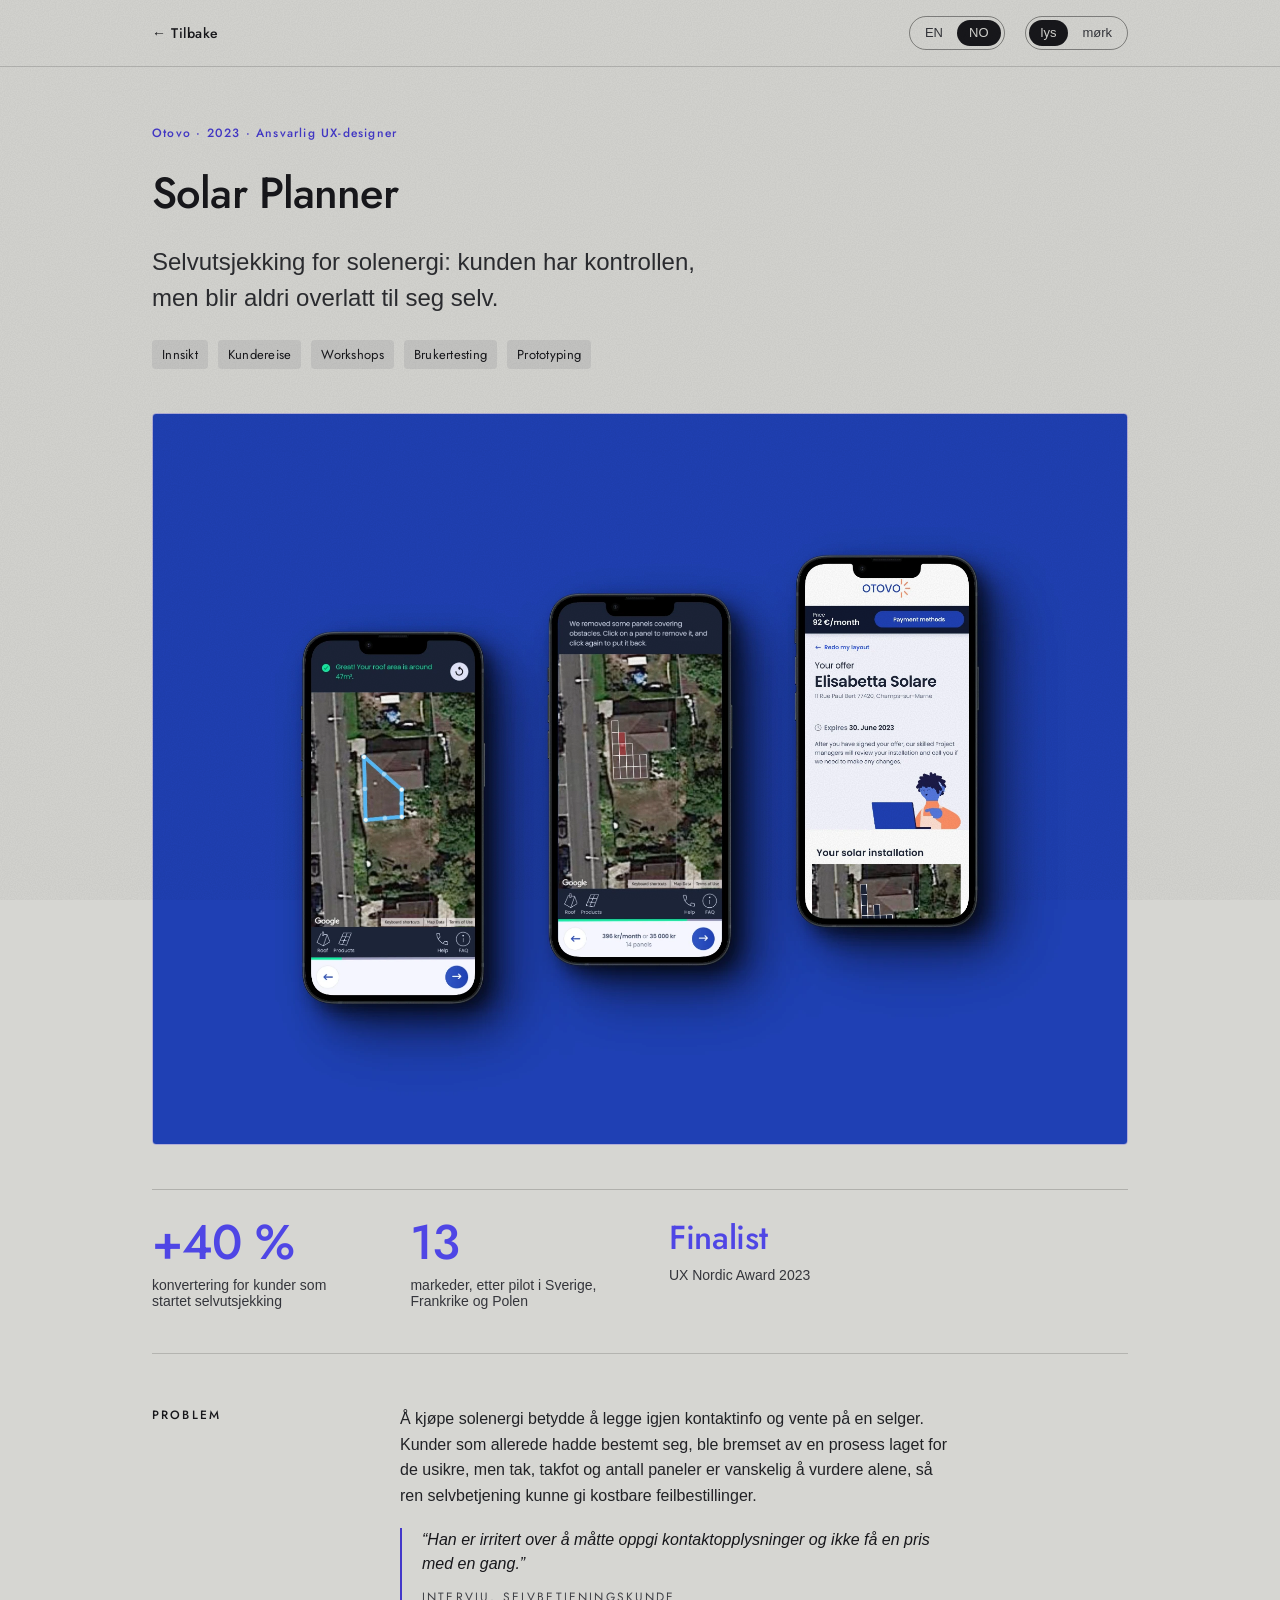
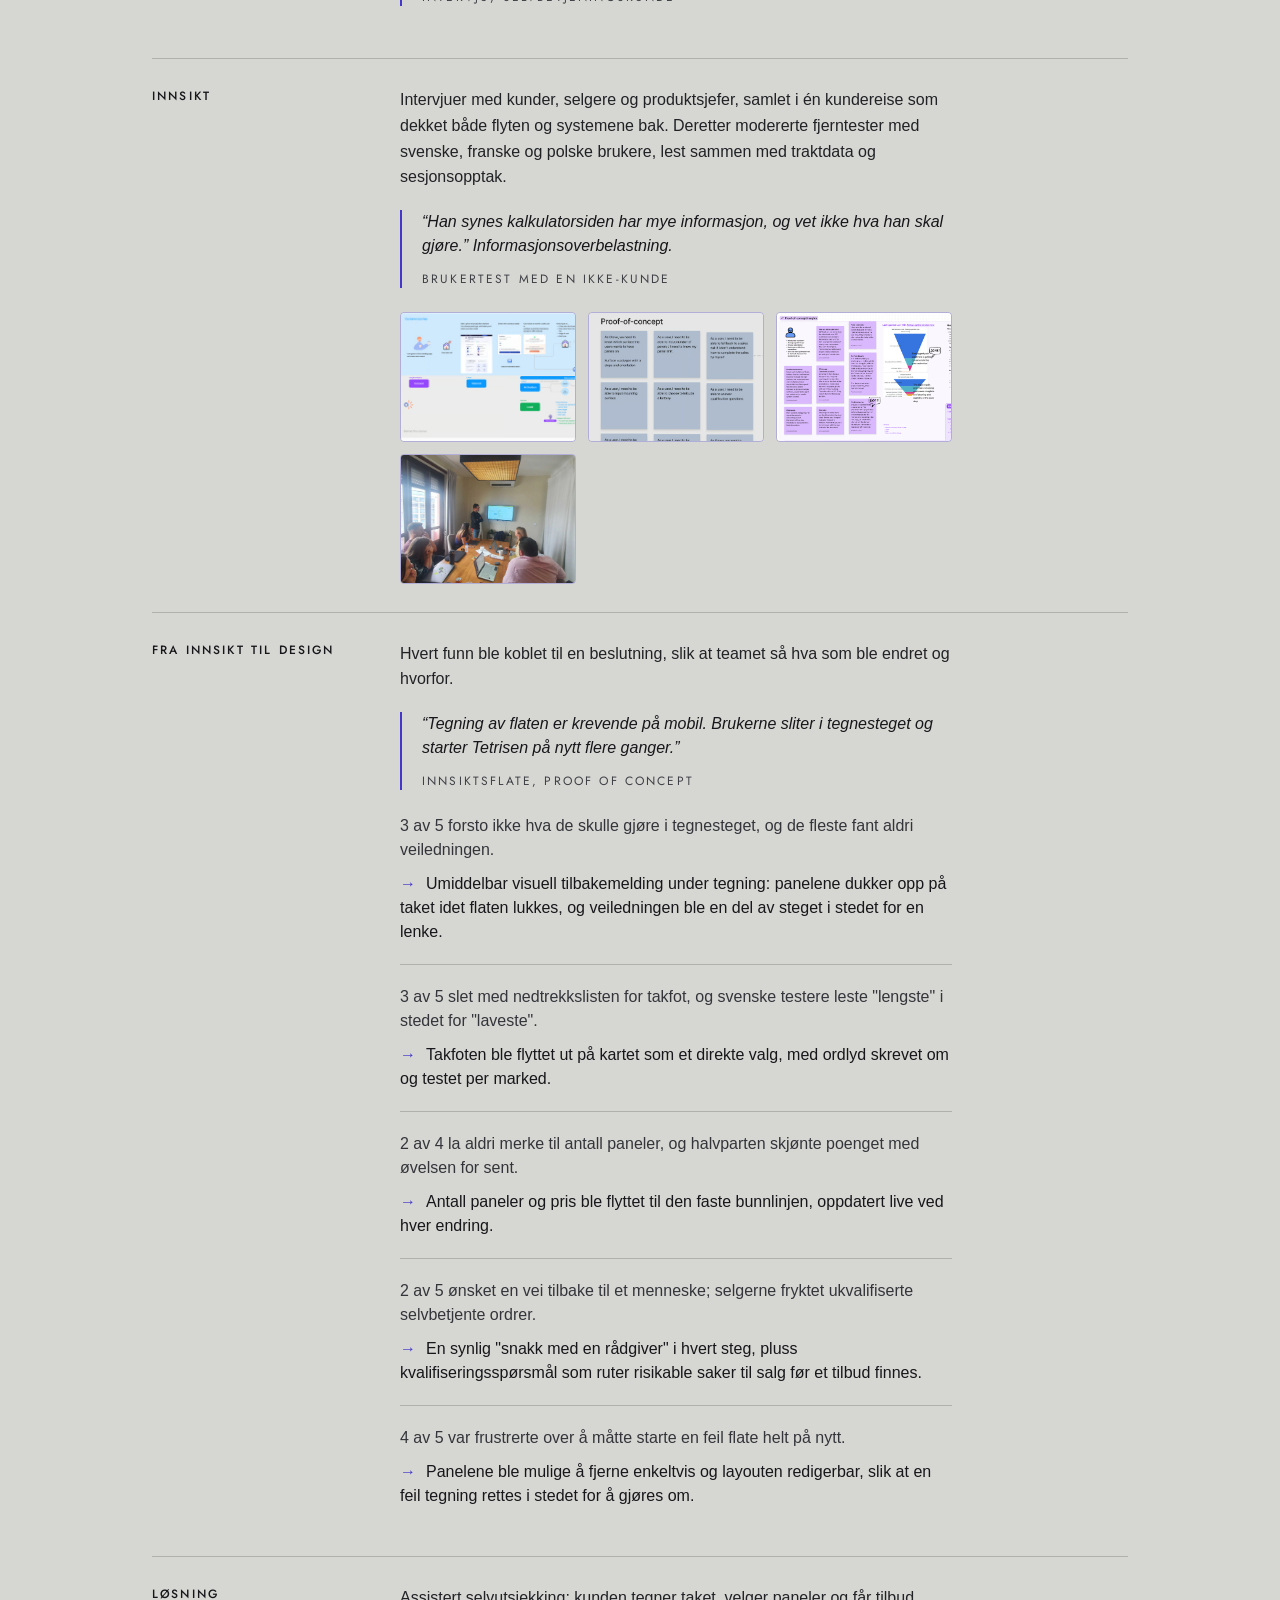
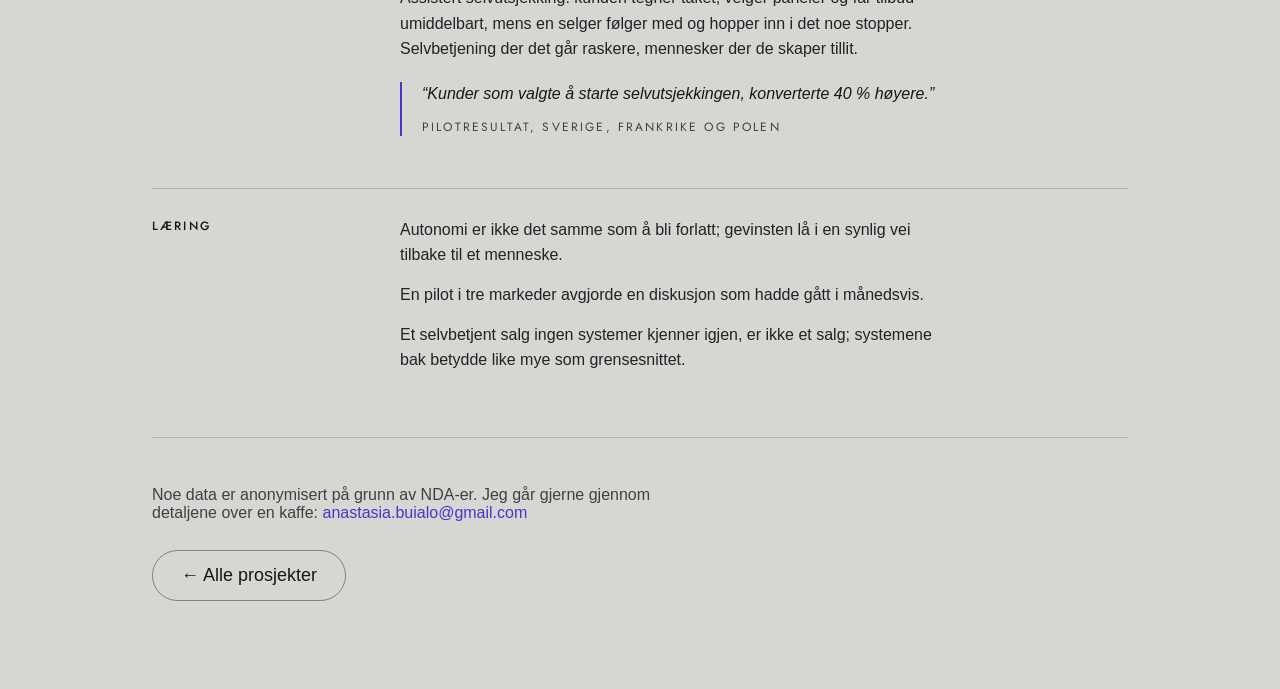
<file: otovo-solar-planner.html>
<!DOCTYPE html>
<html lang="no">
<head>
<meta charset="utf-8">
<meta name="viewport" content="width=device-width, initial-scale=1">
<title>Otovo Solar Planner — self-checkout for solar · Anastasia Buialo</title>
<meta name="description" content="Otovo Solar Planner — assisted self-checkout for residential solar. Lead UX designer, 2023. UX Nordic Award finalist. Case study by Anastasia Buialo.">
<link rel="preconnect" href="https://fonts.googleapis.com">
<link rel="preconnect" href="https://fonts.gstatic.com" crossorigin="anonymous">
<link href="https://fonts.googleapis.com/css2?family=Jost:ital,wght@0,300;0,400;0,500;0,600;1,400;1,500&display=swap" rel="stylesheet">
<link href="https://api.fontshare.com/v2/css?f[]=switzer@300,400,500&display=swap" rel="stylesheet">
<link rel="icon" type="image/png" href="assets/avatar.png">
<link rel="stylesheet" href="styles.css">
</head>
<body data-theme="light" data-lang="no">
<script>
(function () {
  try {
    var t = localStorage.getItem('ab-portfolio-theme');
    if (t === 'dark' || t === 'light') document.body.dataset.theme = t;
    var l = localStorage.getItem('ab-portfolio-lang');
    if (l === 'en' || l === 'no') { document.body.dataset.lang = l; document.documentElement.lang = l; }
  } catch (e) {}
})();
</script>

<!-- ============================== ENGLISH ============================== -->
<div class="lang-block lang-en" lang="en">

  <header class="site-header">
    <div class="header-inner">
      <a href="index.html#work-en" class="wordmark">← Back</a>
      <nav class="nav nav--case">
        <div class="seg" role="group" aria-label="Language">
          <button class="seg-btn" type="button" data-set-lang="en" aria-pressed="false">EN</button>
          <button class="seg-btn" type="button" data-set-lang="no" aria-pressed="true">NO</button>
        </div>
        <div class="seg seg--theme" role="group" aria-label="Theme">
          <button class="seg-btn seg-btn--theme" type="button" data-set-theme="light" aria-pressed="true">light</button>
          <button class="seg-btn seg-btn--theme" type="button" data-set-theme="dark" aria-pressed="false">dark</button>
        </div>
      </nav>
    </div>
  </header>

  <main class="container">

    <section class="case-hero">
      <p class="kicker" style="margin-bottom:28px">Otovo · 2023 · Lead UX designer</p>
      <h1 class="case-h1">Solar Planner</h1>
      <p class="case-summary case-summary--narrow">Self-checkout for residential solar: the customer in charge, never left alone.</p>
      <div class="tag-row" style="margin:24px 0 0">
        <span class="tag">Research</span>
        <span class="tag">Journey mapping</span>
        <span class="tag">Workshops</span>
        <span class="tag">User testing</span>
        <span class="tag">Prototyping</span>
      </div>
      <img src="assets/otovo-final.webp" alt="Final flow: roof drawing, panel layout and offer on mobile" class="img img--full" style="margin-top:44px">
      <div class="stat-strip">
        <div>
          <p class="emphasis emphasis--stat">+40%</p>
          <p class="stat-cap">conversion for customers who started self-checkout</p>
        </div>
        <div>
          <p class="emphasis emphasis--stat">13</p>
          <p class="stat-cap">markets, after a pilot in Sweden, France and Poland</p>
        </div>
        <div>
          <p class="emphasis emphasis--word">Finalist</p>
          <p class="stat-cap">UX Nordic Award 2023</p>
        </div>
      </div>
    </section>

    <section class="case-section case-section--story">
      <div class="story-row">
        <p class="story-label">Problem</p>
        <div class="story-body">
          <p>Buying solar meant handing over your details and waiting for a sales call. Customers who had already decided were slowed down by a process built for the undecided, but roofs, eaves and panel counts are hard to judge alone, so pure self-service risked costly wrong orders.</p>
          <figure class="quote">
            <blockquote>“He’s annoyed with having to give his contact details and can’t get an instant price.”</blockquote>
            <figcaption>Interview, self-service customer</figcaption>
          </figure>
        </div>
      </div>
      <div class="story-row">
        <p class="story-label">Research</p>
        <div class="story-body">
          <p>Interviews with customers, sales agents and product managers, mapped into one journey covering the flow and the systems behind it. Then moderated remote tests with Swedish, French and Polish users, read next to funnel data and session recordings.</p>
          <figure class="quote">
            <blockquote>“He thinks the calc page has a lot of information and he doesn’t know what to do.” Information overload.</blockquote>
            <figcaption>Usability test with a non-customer</figcaption>
          </figure>
          <div class="img-grid img-grid--quad">
            <img src="assets/otovo-journey.avif" alt="Customer journey map" class="img h-130 pos-left">
            <img src="assets/otovo-stories.avif" alt="User stories on sticky notes" class="img h-130 pos-top">
            <img src="assets/otovo-insights.avif" alt="Insight board with quantified testing summary" class="img h-130 pos-lefttop">
            <img src="assets/otovo-workshop.webp" alt="Cross-functional workshop session" class="img h-130">
          </div>
        </div>
      </div>
      <div class="story-row">
        <p class="story-label">From insight to design</p>
        <div class="story-body">
          <p>Every finding was tied to a decision, so the team could see what changed and why.</p>
          <figure class="quote">
            <blockquote>“The surface drawing is challenging on mobile. Users are struggling with the drawing step, restarting the Tetris multiple times.”</blockquote>
            <figcaption>Insight board, proof of concept</figcaption>
          </figure>
          <div class="rec-row">
            <p class="rec-problem">3 of 5 didn’t understand what to do at the roof-drawing step, and most never found the tutorial.</p>
            <p class="rec-fix"><span class="arrow">→</span>Instant visual feedback while drawing: panels appear on the roof as the shape closes, and the tutorial became part of the step instead of a link.</p>
          </div>
          <div class="rec-row">
            <p class="rec-problem">3 of 5 struggled with the eave dropdown, and Swedish testers read “longest” instead of “lowest”.</p>
            <p class="rec-fix"><span class="arrow">→</span>The eave was moved onto the map as a direct selection, with the wording rewritten and tested per market.</p>
          </div>
          <div class="rec-row">
            <p class="rec-problem">2 of 4 never noticed the panel count, and half only realised the point of the exercise late.</p>
            <p class="rec-fix"><span class="arrow">→</span>Panel count and price were pulled into the persistent bottom bar, updating live with every change.</p>
          </div>
          <div class="rec-row">
            <p class="rec-problem">2 of 5 wanted a fallback to a person; sales agents feared unqualified self-served orders.</p>
            <p class="rec-fix"><span class="arrow">→</span>A visible “talk to an agent” route at every step, plus qualification questions that route risky cases to sales before an offer exists.</p>
          </div>
          <div class="rec-row">
            <p class="rec-problem">4 of 5 were frustrated at having to restart a faulty shape from scratch.</p>
            <p class="rec-fix"><span class="arrow">→</span>Panels became individually removable and the layout editable, so a wrong drawing is corrected rather than redone.</p>
          </div>
        </div>
      </div>
      <div class="story-row">
        <p class="story-label">Solution</p>
        <div class="story-body">
          <p>Assisted self-checkout: the customer draws the roof, picks panels and gets an instant offer, while a sales agent follows along and steps in the moment something stalls. Self-service where it is faster, humans where they add trust.</p>
          <figure class="quote">
            <blockquote>“Customers who chose to start the self-checkout process converted 40 % higher.”</blockquote>
            <figcaption>Pilot result, Sweden, France and Poland</figcaption>
          </figure>
        </div>
      </div>
      <div class="story-row story-row--last">
        <p class="story-label">Learnings</p>
        <div class="story-body">
          <ul class="list-num">
            <li>Autonomy is not abandonment; the win came from a visible way back to a human.</li>
            <li>A pilot in three markets settled an argument that had run for months.</li>
            <li>A self-served sale no system recognises is not a sale, so the back stage mattered as much as the interface.</li>
          </ul>
        </div>
      </div>
    </section>

    <section class="case-section--footer">
      <p class="note">Some data is anonymised due to NDAs. Happy to walk through the details over a coffee: <a href="mailto:anastasia.buialo@gmail.com" class="link">anastasia.buialo@gmail.com</a></p>
      <p style="margin:28px 0 0"><a href="index.html#work-en" class="pill">← All work</a></p>
    </section>
  </main>
</div>

<!-- ============================== NORWEGIAN ============================== -->
<div class="lang-block lang-no" lang="no">

  <header class="site-header">
    <div class="header-inner">
      <a href="index.html#work-no" class="wordmark">← Tilbake</a>
      <nav class="nav nav--case">
        <div class="seg" role="group" aria-label="Språk">
          <button class="seg-btn" type="button" data-set-lang="en" aria-pressed="false">EN</button>
          <button class="seg-btn" type="button" data-set-lang="no" aria-pressed="true">NO</button>
        </div>
        <div class="seg seg--theme" role="group" aria-label="Tema">
          <button class="seg-btn seg-btn--theme" type="button" data-set-theme="light" aria-pressed="true">lys</button>
          <button class="seg-btn seg-btn--theme" type="button" data-set-theme="dark" aria-pressed="false">mørk</button>
        </div>
      </nav>
    </div>
  </header>

  <main class="container">

    <section class="case-hero">
      <p class="kicker" style="margin-bottom:28px">Otovo · 2023 · Ansvarlig UX-designer</p>
      <h1 class="case-h1">Solar Planner</h1>
      <p class="case-summary case-summary--narrow">Selvutsjekking for solenergi: kunden har kontrollen, men blir aldri overlatt til seg selv.</p>
      <div class="tag-row" style="margin:24px 0 0">
        <span class="tag">Innsikt</span>
        <span class="tag">Kundereise</span>
        <span class="tag">Workshops</span>
        <span class="tag">Brukertesting</span>
        <span class="tag">Prototyping</span>
      </div>
      <img src="assets/otovo-final.webp" alt="Ferdig flyt: taktegning, panelplassering og tilbud på mobil" class="img img--full" style="margin-top:44px">
      <div class="stat-strip">
        <div>
          <p class="emphasis emphasis--stat">+40 %</p>
          <p class="stat-cap">konvertering for kunder som startet selvutsjekking</p>
        </div>
        <div>
          <p class="emphasis emphasis--stat">13</p>
          <p class="stat-cap">markeder, etter pilot i Sverige, Frankrike og Polen</p>
        </div>
        <div>
          <p class="emphasis emphasis--word">Finalist</p>
          <p class="stat-cap">UX Nordic Award 2023</p>
        </div>
      </div>
    </section>

    <section class="case-section case-section--story">
      <div class="story-row">
        <p class="story-label">Problem</p>
        <div class="story-body">
          <p>Å kjøpe solenergi betydde å legge igjen kontaktinfo og vente på en selger. Kunder som allerede hadde bestemt seg, ble bremset av en prosess laget for de usikre, men tak, takfot og antall paneler er vanskelig å vurdere alene, så ren selvbetjening kunne gi kostbare feilbestillinger.</p>
          <figure class="quote">
            <blockquote>“Han er irritert over å måtte oppgi kontaktopplysninger og ikke få en pris med en gang.”</blockquote>
            <figcaption>Intervju, selvbetjeningskunde</figcaption>
          </figure>
        </div>
      </div>
      <div class="story-row">
        <p class="story-label">Innsikt</p>
        <div class="story-body">
          <p>Intervjuer med kunder, selgere og produktsjefer, samlet i én kundereise som dekket både flyten og systemene bak. Deretter modererte fjerntester med svenske, franske og polske brukere, lest sammen med traktdata og sesjonsopptak.</p>
          <figure class="quote">
            <blockquote>“Han synes kalkulatorsiden har mye informasjon, og vet ikke hva han skal gjøre.” Informasjonsoverbelastning.</blockquote>
            <figcaption>Brukertest med en ikke-kunde</figcaption>
          </figure>
          <div class="img-grid img-grid--quad">
            <img src="assets/otovo-journey.avif" alt="Kundereisekart" class="img h-130 pos-left">
            <img src="assets/otovo-stories.avif" alt="Brukerhistorier på lapper" class="img h-130 pos-top">
            <img src="assets/otovo-insights.avif" alt="Innsiktsflate med kvantifisert testoppsummering" class="img h-130 pos-lefttop">
            <img src="assets/otovo-workshop.webp" alt="Tverrfaglig workshop" class="img h-130">
          </div>
        </div>
      </div>
      <div class="story-row">
        <p class="story-label">Fra innsikt til design</p>
        <div class="story-body">
          <p>Hvert funn ble koblet til en beslutning, slik at teamet så hva som ble endret og hvorfor.</p>
          <figure class="quote">
            <blockquote>“Tegning av flaten er krevende på mobil. Brukerne sliter i tegnesteget og starter Tetrisen på nytt flere ganger.”</blockquote>
            <figcaption>Innsiktsflate, proof of concept</figcaption>
          </figure>
          <div class="rec-row">
            <p class="rec-problem">3 av 5 forsto ikke hva de skulle gjøre i tegnesteget, og de fleste fant aldri veiledningen.</p>
            <p class="rec-fix"><span class="arrow">→</span>Umiddelbar visuell tilbakemelding under tegning: panelene dukker opp på taket idet flaten lukkes, og veiledningen ble en del av steget i stedet for en lenke.</p>
          </div>
          <div class="rec-row">
            <p class="rec-problem">3 av 5 slet med nedtrekkslisten for takfot, og svenske testere leste "lengste" i stedet for "laveste".</p>
            <p class="rec-fix"><span class="arrow">→</span>Takfoten ble flyttet ut på kartet som et direkte valg, med ordlyd skrevet om og testet per marked.</p>
          </div>
          <div class="rec-row">
            <p class="rec-problem">2 av 4 la aldri merke til antall paneler, og halvparten skjønte poenget med øvelsen for sent.</p>
            <p class="rec-fix"><span class="arrow">→</span>Antall paneler og pris ble flyttet til den faste bunnlinjen, oppdatert live ved hver endring.</p>
          </div>
          <div class="rec-row">
            <p class="rec-problem">2 av 5 ønsket en vei tilbake til et menneske; selgerne fryktet ukvalifiserte selvbetjente ordrer.</p>
            <p class="rec-fix"><span class="arrow">→</span>En synlig "snakk med en rådgiver" i hvert steg, pluss kvalifiseringsspørsmål som ruter risikable saker til salg før et tilbud finnes.</p>
          </div>
          <div class="rec-row">
            <p class="rec-problem">4 av 5 var frustrerte over å måtte starte en feil flate helt på nytt.</p>
            <p class="rec-fix"><span class="arrow">→</span>Panelene ble mulige å fjerne enkeltvis og layouten redigerbar, slik at en feil tegning rettes i stedet for å gjøres om.</p>
          </div>
        </div>
      </div>
      <div class="story-row">
        <p class="story-label">Løsning</p>
        <div class="story-body">
          <p>Assistert selvutsjekking: kunden tegner taket, velger paneler og får tilbud umiddelbart, mens en selger følger med og hopper inn i det noe stopper. Selvbetjening der det går raskere, mennesker der de skaper tillit.</p>
          <figure class="quote">
            <blockquote>“Kunder som valgte å starte selvutsjekkingen, konverterte 40 % høyere.”</blockquote>
            <figcaption>Pilotresultat, Sverige, Frankrike og Polen</figcaption>
          </figure>
        </div>
      </div>
      <div class="story-row story-row--last">
        <p class="story-label">Læring</p>
        <div class="story-body">
          <ul class="list-num">
            <li>Autonomi er ikke det samme som å bli forlatt; gevinsten lå i en synlig vei tilbake til et menneske.</li>
            <li>En pilot i tre markeder avgjorde en diskusjon som hadde gått i månedsvis.</li>
            <li>Et selvbetjent salg ingen systemer kjenner igjen, er ikke et salg; systemene bak betydde like mye som grensesnittet.</li>
          </ul>
        </div>
      </div>
    </section>

    <section class="case-section--footer">
      <p class="note">Noe data er anonymisert på grunn av NDA-er. Jeg går gjerne gjennom detaljene over en kaffe: <a href="mailto:anastasia.buialo@gmail.com" class="link">anastasia.buialo@gmail.com</a></p>
      <p style="margin:28px 0 0"><a href="index.html#work-no" class="pill">← Alle prosjekter</a></p>
    </section>
  </main>
</div>

<script src="app.js"></script>
</body>
</html>
</file>
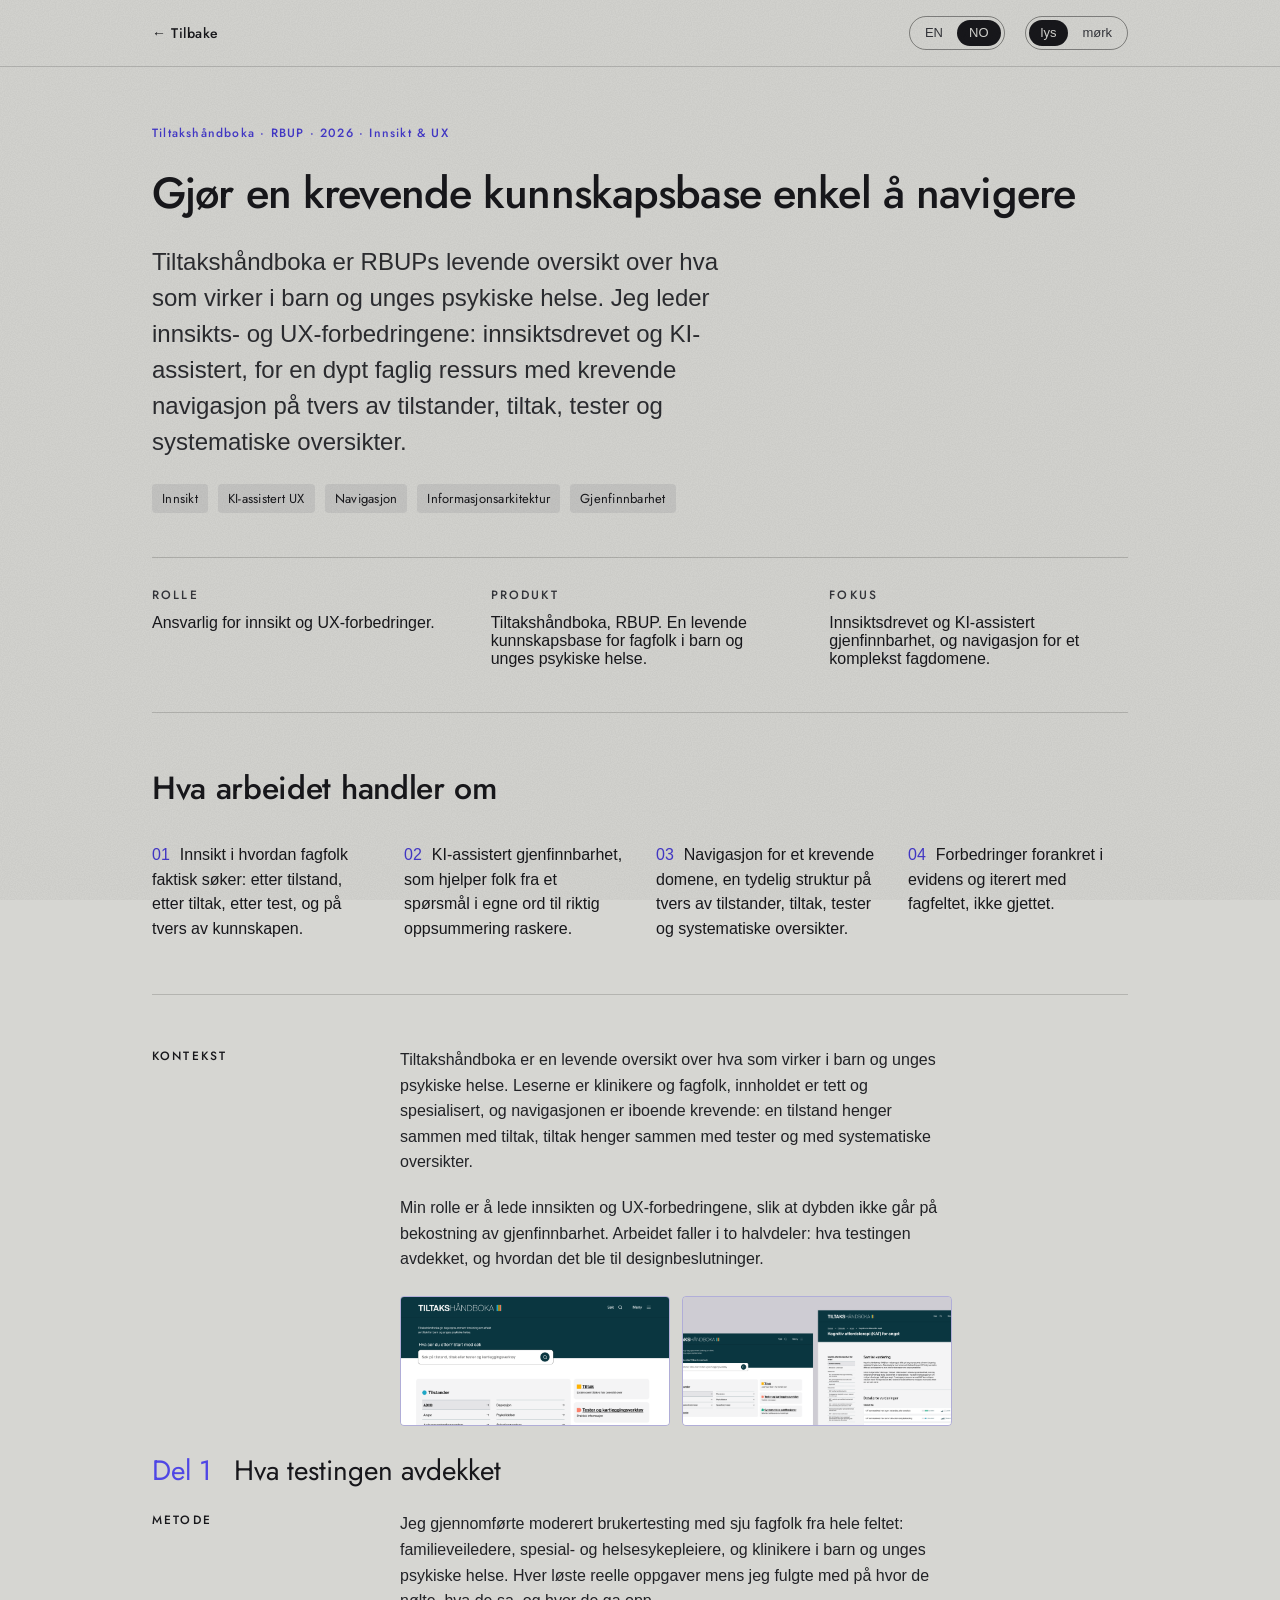
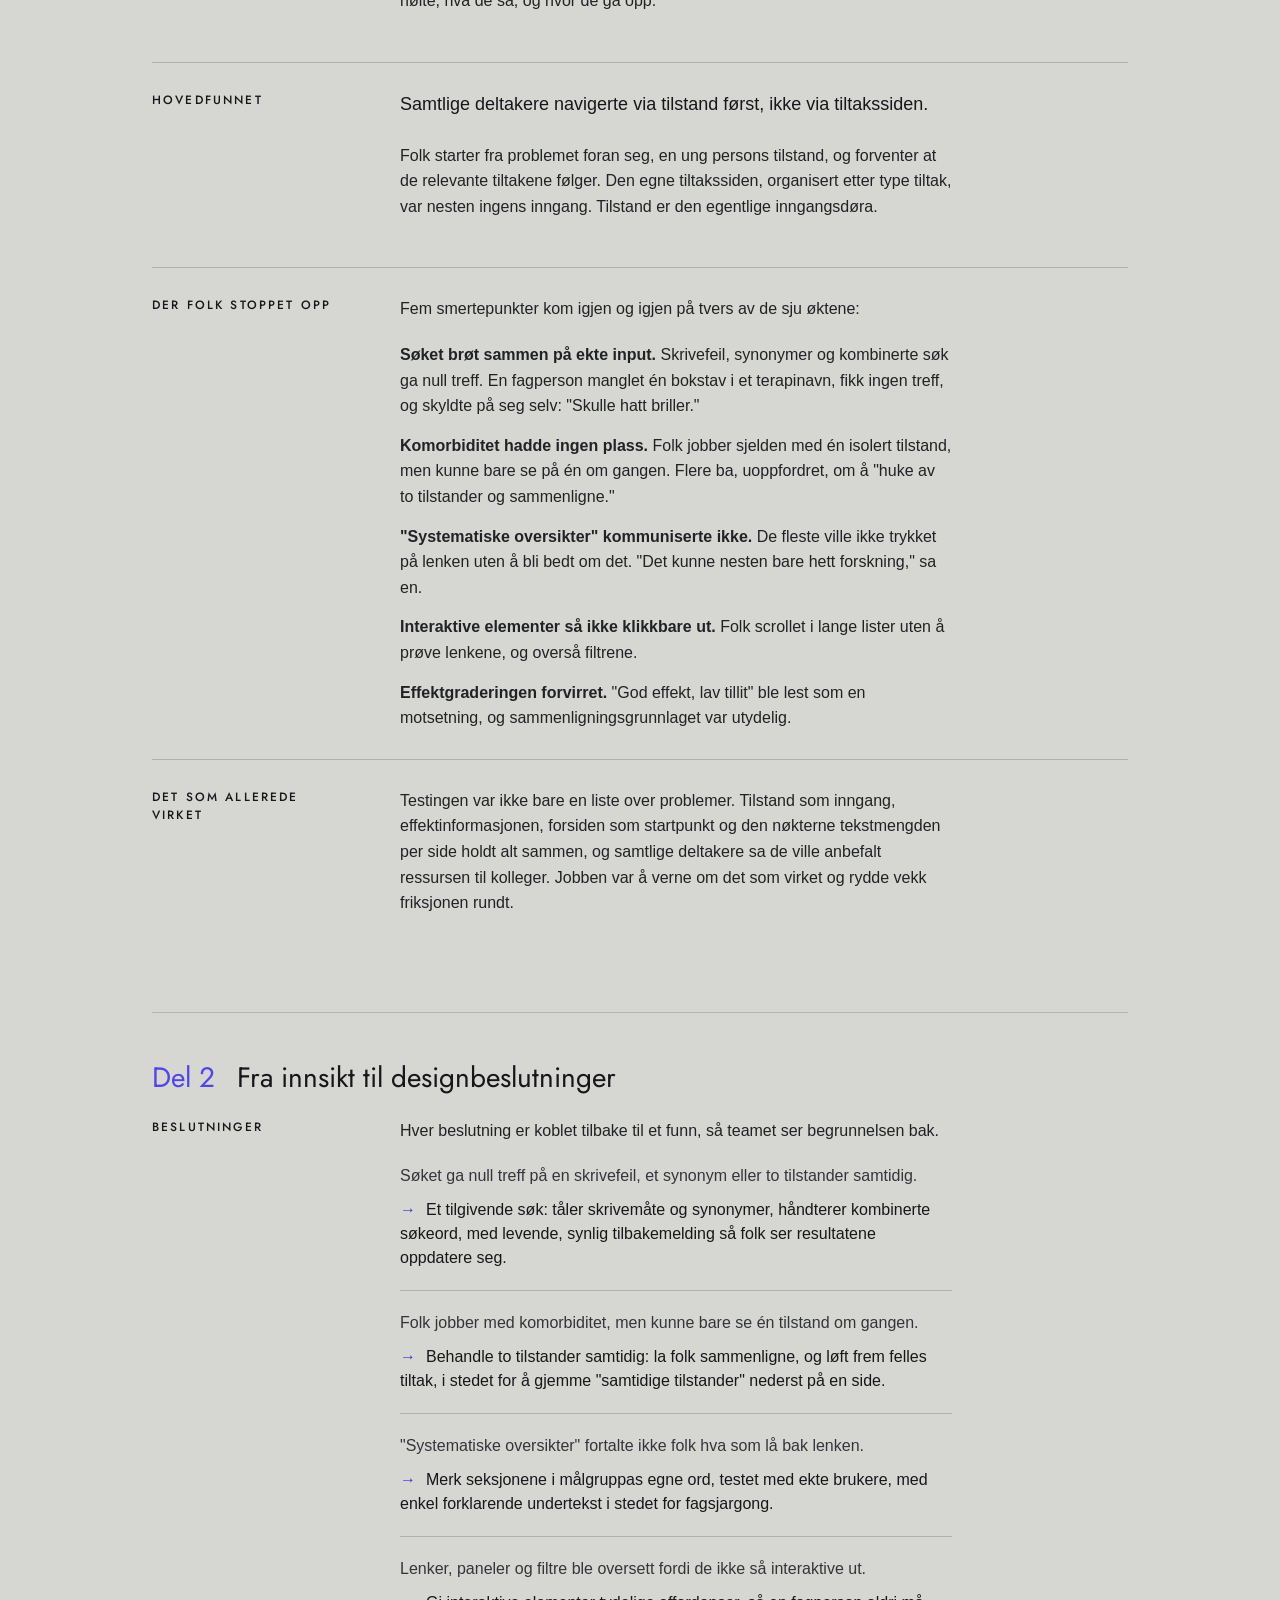
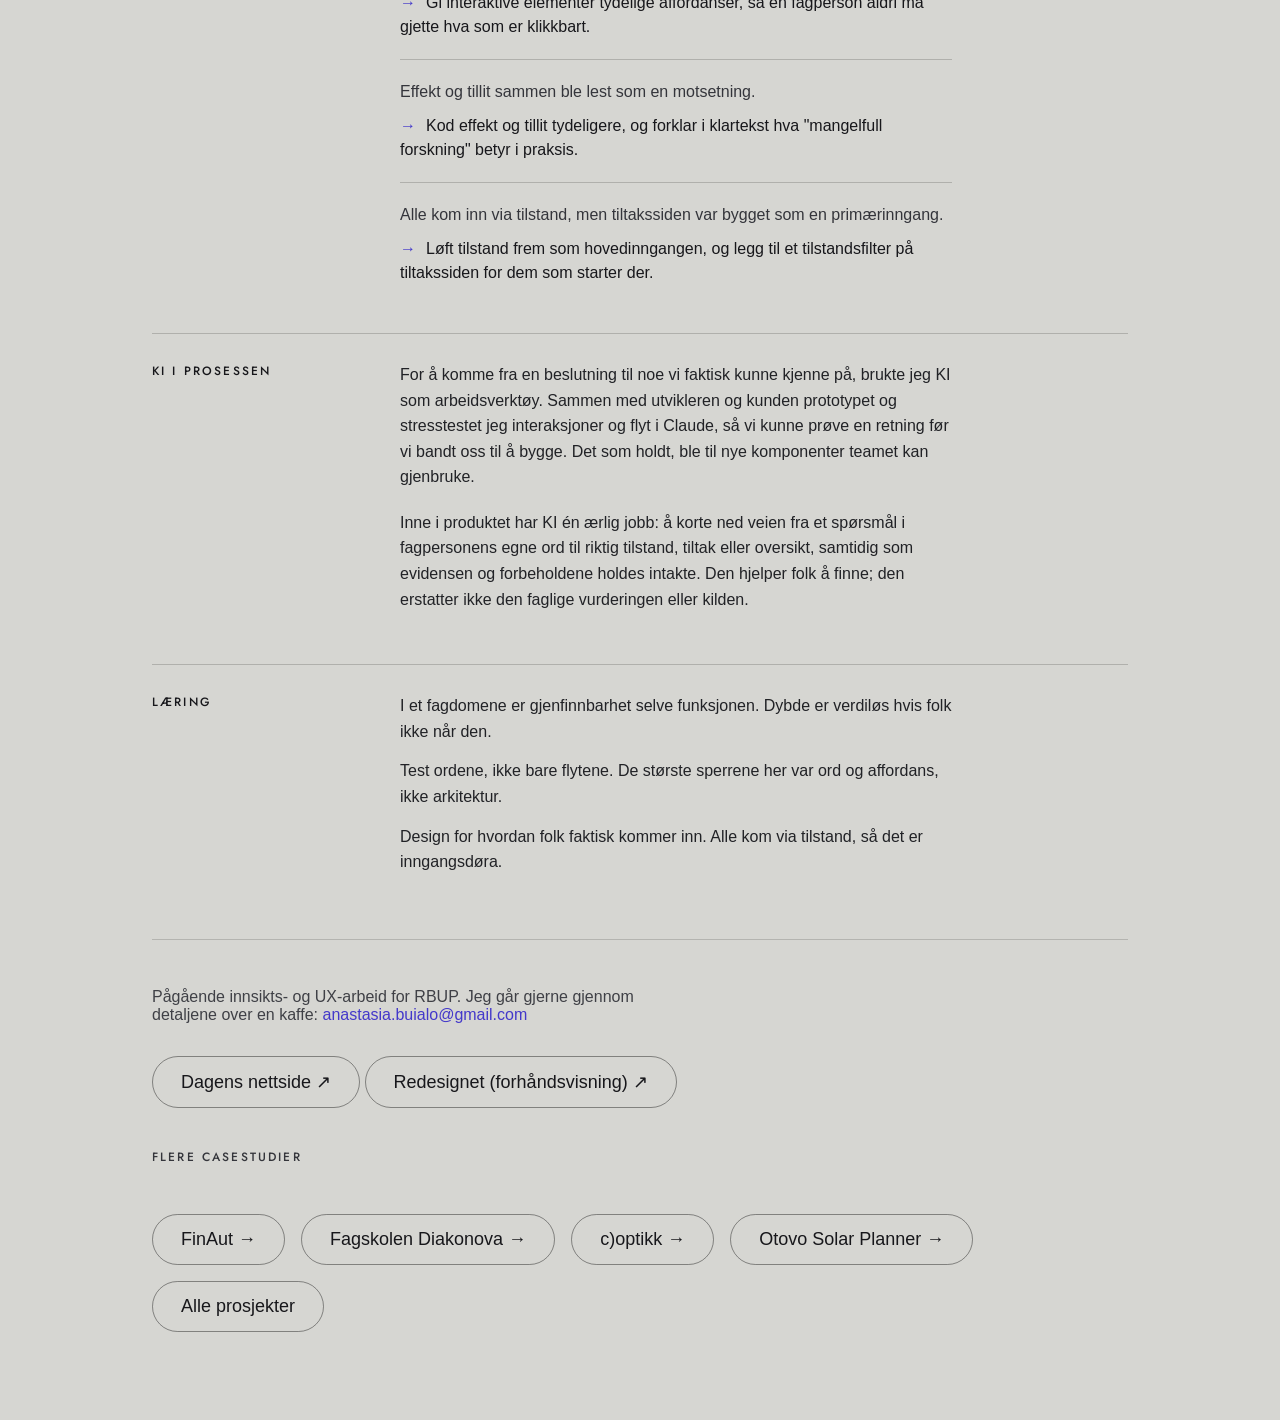
<file: tiltakshandboka.html>
<!DOCTYPE html>
<html lang="no">
<head>
<meta charset="utf-8">
<meta name="viewport" content="width=device-width, initial-scale=1">
<title>Tiltakshåndboka (RBUP) — insight &amp; UX · Anastasia Buialo</title>
<meta name="description" content="Tiltakshåndboka (RBUP) — insight- and AI-driven UX improvements for a demanding professional knowledge base on children's and youth mental health. Insight & UX lead, 2026.">
<link rel="preconnect" href="https://fonts.googleapis.com">
<link rel="preconnect" href="https://fonts.gstatic.com" crossorigin="anonymous">
<link href="https://fonts.googleapis.com/css2?family=Jost:ital,wght@0,300;0,400;0,500;0,600;1,400;1,500&display=swap" rel="stylesheet">
<link href="https://api.fontshare.com/v2/css?f[]=switzer@300,400,500&display=swap" rel="stylesheet">
<link rel="icon" type="image/png" href="assets/avatar.png">
<link rel="stylesheet" href="styles.css">
</head>
<body data-theme="light" data-lang="no">
<script>
(function () {
  try {
    var t = localStorage.getItem('ab-portfolio-theme');
    if (t === 'dark' || t === 'light') document.body.dataset.theme = t;
    var l = localStorage.getItem('ab-portfolio-lang');
    if (l === 'en' || l === 'no') { document.body.dataset.lang = l; document.documentElement.lang = l; }
  } catch (e) {}
})();
</script>

<!-- ============================== ENGLISH ============================== -->
<div class="lang-block lang-en" lang="en">

  <header class="site-header">
    <div class="header-inner">
      <a href="index.html#work-en" class="wordmark">← Back</a>
      <nav class="nav nav--case">
        <div class="seg" role="group" aria-label="Language">
          <button class="seg-btn" type="button" data-set-lang="en" aria-pressed="false">EN</button>
          <button class="seg-btn" type="button" data-set-lang="no" aria-pressed="true">NO</button>
        </div>
        <div class="seg seg--theme" role="group" aria-label="Theme">
          <button class="seg-btn seg-btn--theme" type="button" data-set-theme="light" aria-pressed="true">light</button>
          <button class="seg-btn seg-btn--theme" type="button" data-set-theme="dark" aria-pressed="false">dark</button>
        </div>
      </nav>
    </div>
  </header>

  <main class="container">

    <section class="case-hero">
      <p class="kicker" style="margin-bottom:28px">Tiltakshåndboka · RBUP · 2026 · Insight &amp; UX</p>
      <h1 class="case-h1">Make a demanding knowledge base easy to navigate</h1>
      <p class="case-summary">Tiltakshåndboka is RBUP's living overview of what works in children's and youth mental health. I lead the insight and UX improvements: insight-driven and AI-assisted, for a deeply professional resource with demanding navigation across conditions, measures, tests and systematic reviews.</p>
      <div class="tag-row" style="margin:24px 0 0">
        <span class="tag">Insight</span>
        <span class="tag">AI-assisted UX</span>
        <span class="tag">Navigation</span>
        <span class="tag">Information architecture</span>
        <span class="tag">Findability</span>
      </div>
      <div class="case-meta">
        <div>
          <p class="field-label">Role</p>
          <p>Responsible for insight and UX improvements.</p>
        </div>
        <div>
          <p class="field-label">Product</p>
          <p>Tiltakshåndboka, RBUP. A living evidence base for professionals in child and youth mental health.</p>
        </div>
        <div>
          <p class="field-label">Focus</p>
          <p>Insight-driven and AI-assisted findability, and navigation for a complex professional domain.</p>
        </div>
      </div>
    </section>

    <section class="case-section">
      <h2 class="case-value-h2">What the work focuses on</h2>
      <div class="value-grid">
        <p class="value-item"><span class="n">01</span>Insight into how professionals actually search: by condition, by measure, by test, and across the evidence.</p>
        <p class="value-item"><span class="n">02</span>AI-assisted findability, helping people get from a question in their own words to the right summary faster.</p>
        <p class="value-item"><span class="n">03</span>Navigation for a demanding domain, a clear structure across conditions, measures, tests and systematic reviews.</p>
        <p class="value-item"><span class="n">04</span>Improvements grounded in evidence and iterated with the field, not guessed.</p>
      </div>
    </section>

    <section class="case-section case-section--story">

      <div class="story-row">
        <p class="story-label">Context</p>
        <div class="story-body">
          <p>Tiltakshåndboka is a living overview of what works in children's and youth mental health. Its readers are clinicians and health professionals, the content is dense and highly specialised, and the navigation is inherently demanding: a condition connects to measures, measures connect to tests and to systematic reviews.</p>
          <p class="tight">My role is to lead the insight and the UX improvements, so that depth does not come at the cost of findability. The work falls into two halves: what the testing revealed, and how that turned into design decisions.</p>
          <div class="img-grid img-grid--quad">
            <img src="assets/tiltak-forside.png" alt="The homepage: search plus quick entry points to conditions, measures and reviews" class="img h-130 pos-top">
            <img src="assets/tiltak-detaljside.png" alt="Homepage next to a deep measure page, reached through condition and category" class="img h-130 pos-top">
          </div>
        </div>
      </div>

      <h2 class="story-part"><span class="num">Part 1</span> What the testing revealed</h2>

      <div class="story-row">
        <p class="story-label">Method</p>
        <div class="story-body">
          <p>I ran moderated usability testing with seven professionals from across the field: family counsellors, specialist and school health nurses, and clinicians in child and youth mental health. Each worked through real tasks while I watched where they hesitated, what they said, and where they gave up.</p>
        </div>
      </div>

      <div class="story-row">
        <p class="story-label">The main finding</p>
        <div class="story-body">
          <p class="diagnosis">Every participant navigated by condition first, not through the measures page.</p>
          <p>People start from the problem in front of them, a young person's condition, and expect the relevant measures to follow. The dedicated measures page, organised by type of measure, was almost no one's way in. Condition is the real front door.</p>
        </div>
      </div>

      <div class="story-row">
        <p class="story-label">Where people got stuck</p>
        <div class="story-body">
          <p>Five pain points came up again and again across the seven sessions:</p>
          <ul class="learnings">
            <li><strong>Search broke on real input.</strong> Typos, synonyms and combined terms all returned nothing. One professional missed a single letter in a therapy name, got zero results, and blamed herself: "I must need glasses."</li>
            <li><strong>Comorbidity had no home.</strong> People rarely work with one isolated condition, but could only look at one at a time. Several asked, unprompted, to "tick two conditions and compare."</li>
            <li><strong>"Systematic reviews" did not communicate.</strong> Most would not have clicked the label without being asked. "It could just be called research," one said.</li>
            <li><strong>Interactive elements did not look clickable.</strong> People scrolled long lists without trying the links, and overlooked the filters.</li>
            <li><strong>The evidence grading confused.</strong> "Good effect, low confidence" read as a contradiction, and the basis for comparison was unclear.</li>
          </ul>
        </div>
      </div>

      <div class="story-row">
        <p class="story-label">What already worked</p>
        <div class="story-body">
          <p>The testing was not only a list of problems. Condition as an entry point, the effect information, the front page as a starting point and the restrained amount of text per page all held up, and every participant said they would recommend the resource to colleagues. The job was to protect what worked and clear the friction around it.</p>
        </div>
      </div>

      <h2 class="story-part"><span class="num">Part 2</span> From insight to design decisions</h2>

      <div class="story-row">
        <p class="story-label">Decisions</p>
        <div class="story-body">
          <p>Each decision is tied back to a finding, so the team can see the reason behind it.</p>
          <div class="rec-row">
            <p class="rec-problem">Search returned nothing on a typo, a synonym or two conditions at once.</p>
            <p class="rec-fix"><span class="arrow">→</span>A forgiving search: tolerant of spelling and synonyms, able to handle combined terms, with live, visible feedback so people can see the results update.</p>
          </div>
          <div class="rec-row">
            <p class="rec-problem">People work with comorbidity, but could only view one condition at a time.</p>
            <p class="rec-fix"><span class="arrow">→</span>Treat two conditions at once: let people compare, and surface shared measures, instead of hiding "concurrent conditions" at the bottom of a page.</p>
          </div>
          <div class="rec-row">
            <p class="rec-problem">"Systematic reviews" did not tell people what was behind the link.</p>
            <p class="rec-fix"><span class="arrow">→</span>Label sections in the audience's own words, tested with real users, with plain explanatory subtext rather than domain jargon.</p>
          </div>
          <div class="rec-row">
            <p class="rec-problem">Links, panels and filters were missed because they did not look interactive.</p>
            <p class="rec-fix"><span class="arrow">→</span>Give interactive elements clear affordances, so a professional never has to guess what is clickable.</p>
          </div>
          <div class="rec-row">
            <p class="rec-problem">Effect and confidence together read as a contradiction.</p>
            <p class="rec-fix"><span class="arrow">→</span>Code effect and confidence more clearly, and explain in plain language what "limited research" means in practice.</p>
          </div>
          <div class="rec-row">
            <p class="rec-problem">Everyone entered by condition, yet the measures page was built as a primary route.</p>
            <p class="rec-fix"><span class="arrow">→</span>Promote condition as the main way in, and add a condition filter to the measures page for people who start there.</p>
          </div>
        </div>
      </div>

      <div class="story-row">
        <p class="story-label">AI in the process</p>
        <div class="story-body">
          <p>To move from a decision to something we could actually feel, I used AI as a working tool. With the engineer and the client, I prototyped and pressure-tested interactions and flows in Claude, so we could try a direction before committing to build. What held up became new components the team can reuse.</p>
          <p class="tight">Inside the product, AI is aimed at one honest job: shortening the path from a question in a professional's own words to the right condition, measure or review, while keeping the evidence and its caveats intact. It helps people find; it does not replace the clinical judgement or the source.</p>
        </div>
      </div>

      <div class="story-row story-row--last">
        <p class="story-label">Learnings</p>
        <ul class="learnings">
          <li>In a specialist domain, findability is the feature. Depth is worth nothing if people cannot reach it.</li>
          <li>Test the words, not just the flows. The biggest blockers here were vocabulary and affordance, not architecture.</li>
          <li>Design for how people actually arrive. Everyone came by condition, so that is the front door.</li>
        </ul>
      </div>
    </section>

    <section class="case-section--footer">
      <p class="note">Ongoing insight and UX work for RBUP. Happy to walk through the details over a coffee: <a href="mailto:anastasia.buialo@gmail.com" class="link">anastasia.buialo@gmail.com</a></p>
      <p style="margin:32px 0 0"><a class="pill" href="https://tiltakshandboka.no/" target="_blank" rel="noopener">Current live site ↗</a> <a class="pill" href="https://rbup-tiltakshandboka-frontend-git-toomuchredes-a1c853-rbup-team.vercel.app/" target="_blank" rel="noopener">The redesign (preview) ↗</a></p>
      <p class="field-label" style="margin:40px 0 16px">More case studies</p>
      <div class="contact-actions">
        <a class="pill" href="finaut.html">FinAut →</a>
        <a class="pill" href="fagskolen.html">Fagskolen Diakonova →</a>
        <a class="pill" href="coptikk.html">c)optikk →</a>
        <a class="pill" href="otovo-solar-planner.html">Otovo Solar Planner →</a>
        <a class="pill" href="index.html#work-en">All work</a>
      </div>
    </section>
  </main>
</div>

<!-- ============================== NORWEGIAN ============================== -->
<div class="lang-block lang-no" lang="no">

  <header class="site-header">
    <div class="header-inner">
      <a href="index.html#work-no" class="wordmark">← Tilbake</a>
      <nav class="nav nav--case">
        <div class="seg" role="group" aria-label="Språk">
          <button class="seg-btn" type="button" data-set-lang="en" aria-pressed="false">EN</button>
          <button class="seg-btn" type="button" data-set-lang="no" aria-pressed="true">NO</button>
        </div>
        <div class="seg seg--theme" role="group" aria-label="Tema">
          <button class="seg-btn seg-btn--theme" type="button" data-set-theme="light" aria-pressed="true">lys</button>
          <button class="seg-btn seg-btn--theme" type="button" data-set-theme="dark" aria-pressed="false">mørk</button>
        </div>
      </nav>
    </div>
  </header>

  <main class="container">

    <section class="case-hero">
      <p class="kicker" style="margin-bottom:28px">Tiltakshåndboka · RBUP · 2026 · Innsikt &amp; UX</p>
      <h1 class="case-h1">Gjør en krevende kunnskapsbase enkel å navigere</h1>
      <p class="case-summary">Tiltakshåndboka er RBUPs levende oversikt over hva som virker i barn og unges psykiske helse. Jeg leder innsikts- og UX-forbedringene: innsiktsdrevet og KI-assistert, for en dypt faglig ressurs med krevende navigasjon på tvers av tilstander, tiltak, tester og systematiske oversikter.</p>
      <div class="tag-row" style="margin:24px 0 0">
        <span class="tag">Innsikt</span>
        <span class="tag">KI-assistert UX</span>
        <span class="tag">Navigasjon</span>
        <span class="tag">Informasjonsarkitektur</span>
        <span class="tag">Gjenfinnbarhet</span>
      </div>
      <div class="case-meta">
        <div>
          <p class="field-label">Rolle</p>
          <p>Ansvarlig for innsikt og UX-forbedringer.</p>
        </div>
        <div>
          <p class="field-label">Produkt</p>
          <p>Tiltakshåndboka, RBUP. En levende kunnskapsbase for fagfolk i barn og unges psykiske helse.</p>
        </div>
        <div>
          <p class="field-label">Fokus</p>
          <p>Innsiktsdrevet og KI-assistert gjenfinnbarhet, og navigasjon for et komplekst fagdomene.</p>
        </div>
      </div>
    </section>

    <section class="case-section">
      <h2 class="case-value-h2">Hva arbeidet handler om</h2>
      <div class="value-grid">
        <p class="value-item"><span class="n">01</span>Innsikt i hvordan fagfolk faktisk søker: etter tilstand, etter tiltak, etter test, og på tvers av kunnskapen.</p>
        <p class="value-item"><span class="n">02</span>KI-assistert gjenfinnbarhet, som hjelper folk fra et spørsmål i egne ord til riktig oppsummering raskere.</p>
        <p class="value-item"><span class="n">03</span>Navigasjon for et krevende domene, en tydelig struktur på tvers av tilstander, tiltak, tester og systematiske oversikter.</p>
        <p class="value-item"><span class="n">04</span>Forbedringer forankret i evidens og iterert med fagfeltet, ikke gjettet.</p>
      </div>
    </section>

    <section class="case-section case-section--story">

      <div class="story-row">
        <p class="story-label">Kontekst</p>
        <div class="story-body">
          <p>Tiltakshåndboka er en levende oversikt over hva som virker i barn og unges psykiske helse. Leserne er klinikere og fagfolk, innholdet er tett og spesialisert, og navigasjonen er iboende krevende: en tilstand henger sammen med tiltak, tiltak henger sammen med tester og med systematiske oversikter.</p>
          <p class="tight">Min rolle er å lede innsikten og UX-forbedringene, slik at dybden ikke går på bekostning av gjenfinnbarhet. Arbeidet faller i to halvdeler: hva testingen avdekket, og hvordan det ble til designbeslutninger.</p>
          <div class="img-grid img-grid--quad">
            <img src="assets/tiltak-forside.png" alt="Forsiden: søk pluss raske innganger til tilstander, tiltak og oversikter" class="img h-130 pos-top">
            <img src="assets/tiltak-detaljside.png" alt="Forsiden ved siden av en dyp tiltakside, nådd via tilstand og kategori" class="img h-130 pos-top">
          </div>
        </div>
      </div>

      <h2 class="story-part"><span class="num">Del 1</span> Hva testingen avdekket</h2>

      <div class="story-row">
        <p class="story-label">Metode</p>
        <div class="story-body">
          <p>Jeg gjennomførte moderert brukertesting med sju fagfolk fra hele feltet: familieveiledere, spesial- og helsesykepleiere, og klinikere i barn og unges psykiske helse. Hver løste reelle oppgaver mens jeg fulgte med på hvor de nølte, hva de sa, og hvor de ga opp.</p>
        </div>
      </div>

      <div class="story-row">
        <p class="story-label">Hovedfunnet</p>
        <div class="story-body">
          <p class="diagnosis">Samtlige deltakere navigerte via tilstand først, ikke via tiltakssiden.</p>
          <p>Folk starter fra problemet foran seg, en ung persons tilstand, og forventer at de relevante tiltakene følger. Den egne tiltakssiden, organisert etter type tiltak, var nesten ingens inngang. Tilstand er den egentlige inngangsdøra.</p>
        </div>
      </div>

      <div class="story-row">
        <p class="story-label">Der folk stoppet opp</p>
        <div class="story-body">
          <p>Fem smertepunkter kom igjen og igjen på tvers av de sju øktene:</p>
          <ul class="learnings">
            <li><strong>Søket brøt sammen på ekte input.</strong> Skrivefeil, synonymer og kombinerte søk ga null treff. En fagperson manglet én bokstav i et terapinavn, fikk ingen treff, og skyldte på seg selv: "Skulle hatt briller."</li>
            <li><strong>Komorbiditet hadde ingen plass.</strong> Folk jobber sjelden med én isolert tilstand, men kunne bare se på én om gangen. Flere ba, uoppfordret, om å "huke av to tilstander og sammenligne."</li>
            <li><strong>"Systematiske oversikter" kommuniserte ikke.</strong> De fleste ville ikke trykket på lenken uten å bli bedt om det. "Det kunne nesten bare hett forskning," sa en.</li>
            <li><strong>Interaktive elementer så ikke klikkbare ut.</strong> Folk scrollet i lange lister uten å prøve lenkene, og overså filtrene.</li>
            <li><strong>Effektgraderingen forvirret.</strong> "God effekt, lav tillit" ble lest som en motsetning, og sammenligningsgrunnlaget var utydelig.</li>
          </ul>
        </div>
      </div>

      <div class="story-row">
        <p class="story-label">Det som allerede virket</p>
        <div class="story-body">
          <p>Testingen var ikke bare en liste over problemer. Tilstand som inngang, effektinformasjonen, forsiden som startpunkt og den nøkterne tekstmengden per side holdt alt sammen, og samtlige deltakere sa de ville anbefalt ressursen til kolleger. Jobben var å verne om det som virket og rydde vekk friksjonen rundt.</p>
        </div>
      </div>

      <h2 class="story-part"><span class="num">Del 2</span> Fra innsikt til designbeslutninger</h2>

      <div class="story-row">
        <p class="story-label">Beslutninger</p>
        <div class="story-body">
          <p>Hver beslutning er koblet tilbake til et funn, så teamet ser begrunnelsen bak.</p>
          <div class="rec-row">
            <p class="rec-problem">Søket ga null treff på en skrivefeil, et synonym eller to tilstander samtidig.</p>
            <p class="rec-fix"><span class="arrow">→</span>Et tilgivende søk: tåler skrivemåte og synonymer, håndterer kombinerte søkeord, med levende, synlig tilbakemelding så folk ser resultatene oppdatere seg.</p>
          </div>
          <div class="rec-row">
            <p class="rec-problem">Folk jobber med komorbiditet, men kunne bare se én tilstand om gangen.</p>
            <p class="rec-fix"><span class="arrow">→</span>Behandle to tilstander samtidig: la folk sammenligne, og løft frem felles tiltak, i stedet for å gjemme "samtidige tilstander" nederst på en side.</p>
          </div>
          <div class="rec-row">
            <p class="rec-problem">"Systematiske oversikter" fortalte ikke folk hva som lå bak lenken.</p>
            <p class="rec-fix"><span class="arrow">→</span>Merk seksjonene i målgruppas egne ord, testet med ekte brukere, med enkel forklarende undertekst i stedet for fagsjargong.</p>
          </div>
          <div class="rec-row">
            <p class="rec-problem">Lenker, paneler og filtre ble oversett fordi de ikke så interaktive ut.</p>
            <p class="rec-fix"><span class="arrow">→</span>Gi interaktive elementer tydelige affordanser, så en fagperson aldri må gjette hva som er klikkbart.</p>
          </div>
          <div class="rec-row">
            <p class="rec-problem">Effekt og tillit sammen ble lest som en motsetning.</p>
            <p class="rec-fix"><span class="arrow">→</span>Kod effekt og tillit tydeligere, og forklar i klartekst hva "mangelfull forskning" betyr i praksis.</p>
          </div>
          <div class="rec-row">
            <p class="rec-problem">Alle kom inn via tilstand, men tiltakssiden var bygget som en primærinngang.</p>
            <p class="rec-fix"><span class="arrow">→</span>Løft tilstand frem som hovedinngangen, og legg til et tilstandsfilter på tiltakssiden for dem som starter der.</p>
          </div>
        </div>
      </div>

      <div class="story-row">
        <p class="story-label">KI i prosessen</p>
        <div class="story-body">
          <p>For å komme fra en beslutning til noe vi faktisk kunne kjenne på, brukte jeg KI som arbeidsverktøy. Sammen med utvikleren og kunden prototypet og stresstestet jeg interaksjoner og flyt i Claude, så vi kunne prøve en retning før vi bandt oss til å bygge. Det som holdt, ble til nye komponenter teamet kan gjenbruke.</p>
          <p class="tight">Inne i produktet har KI én ærlig jobb: å korte ned veien fra et spørsmål i fagpersonens egne ord til riktig tilstand, tiltak eller oversikt, samtidig som evidensen og forbeholdene holdes intakte. Den hjelper folk å finne; den erstatter ikke den faglige vurderingen eller kilden.</p>
        </div>
      </div>

      <div class="story-row story-row--last">
        <p class="story-label">Læring</p>
        <ul class="learnings">
          <li>I et fagdomene er gjenfinnbarhet selve funksjonen. Dybde er verdiløs hvis folk ikke når den.</li>
          <li>Test ordene, ikke bare flytene. De største sperrene her var ord og affordans, ikke arkitektur.</li>
          <li>Design for hvordan folk faktisk kommer inn. Alle kom via tilstand, så det er inngangsdøra.</li>
        </ul>
      </div>
    </section>

    <section class="case-section--footer">
      <p class="note">Pågående innsikts- og UX-arbeid for RBUP. Jeg går gjerne gjennom detaljene over en kaffe: <a href="mailto:anastasia.buialo@gmail.com" class="link">anastasia.buialo@gmail.com</a></p>
      <p style="margin:32px 0 0"><a class="pill" href="https://tiltakshandboka.no/" target="_blank" rel="noopener">Dagens nettside ↗</a> <a class="pill" href="https://rbup-tiltakshandboka-frontend-git-toomuchredes-a1c853-rbup-team.vercel.app/" target="_blank" rel="noopener">Redesignet (forhåndsvisning) ↗</a></p>
      <p class="field-label" style="margin:40px 0 16px">Flere casestudier</p>
      <div class="contact-actions">
        <a class="pill" href="finaut.html">FinAut →</a>
        <a class="pill" href="fagskolen.html">Fagskolen Diakonova →</a>
        <a class="pill" href="coptikk.html">c)optikk →</a>
        <a class="pill" href="otovo-solar-planner.html">Otovo Solar Planner →</a>
        <a class="pill" href="index.html#work-no">Alle prosjekter</a>
      </div>
    </section>
  </main>
</div>

<script src="app.js"></script>
</body>
</html>
</file>
<file: styles.css>
/* =============================================================
   Anastasia Buialo — portfolio
   Design system + component styles.
   Two families (Futura/Jost, Suisse Intl/Switzer), two weights
   (400/500), one accent scale. Light + dark. No build step.
   ============================================================= */

/* ---------- Tokens ------------------------------------------ */
:root {
  --bg: #d6d6d2;
  --ink: #17171b;
  --big: #2b2c30;
  --body: #212226;
  --sub: #34353b;
  --mut: #3f4046;
  --acc: #4338ca;
  --acc2: #4f46e5;
  --acc3: #3730a3;
  --line: rgba(0, 0, 0, 0.14);
  --line2: rgba(0, 0, 0, 0.16);
  --line3: rgba(0, 0, 0, 0.18);
  --line4: rgba(0, 0, 0, 0.4);
  --wash: rgba(0, 0, 0, 0.02);
  --header-bg: rgba(214, 214, 210, 0.88);
  --dot: rgba(23, 23, 27, 0.45);
  --dot2: rgba(23, 23, 27, 0.38);
  --dot3: rgba(23, 23, 27, 0.3);
  --img-line: rgba(79, 70, 229, 0.28);
  --glow: rgba(67, 56, 202, 0.45);
  --tag-bg: rgba(23, 23, 27, 0.08);

  --font-display: 'Futura', 'Jost', sans-serif;
  --font-body: 'Suisse Intl', 'Suisse Int\'l', 'Switzer', sans-serif;
  --container: 1040px;
  --pad-x: clamp(16px, 4vw, 32px);
  --section-y: clamp(40px, 5vw, 64px);
}

body[data-theme="dark"] {
  --bg: #030712;
  --ink: #f9fafb;
  --big: #e5e7eb;
  --body: #d1d5db;
  --sub: #9ca3af;
  --mut: #9ca3af;
  --acc: #818cf8;
  --acc2: #a5b4fc;
  --acc3: #c7d2fe;
  --line: rgba(255, 255, 255, 0.12);
  --line2: rgba(255, 255, 255, 0.08);
  --line3: rgba(255, 255, 255, 0.1);
  --line4: rgba(255, 255, 255, 0.55);
  --wash: rgba(255, 255, 255, 0.02);
  --header-bg: rgba(3, 7, 18, 0.85);
  --dot: rgba(129, 140, 248, 0.55);
  --dot2: rgba(129, 140, 248, 0.45);
  --dot3: rgba(129, 140, 248, 0.35);
  --img-line: rgba(129, 140, 248, 0.25);
  --glow: rgba(129, 140, 248, 0.35);
  --tag-bg: rgba(249, 250, 251, 0.16);
}

/* ---------- Base -------------------------------------------- */
@font-face {
  font-family: 'Thornskull';
  src: url('assets/Thornskull-Regular.otf') format('opentype');
  font-display: swap;
}

*,
*::before,
*::after { box-sizing: border-box; }

body {
  margin: 0;
  background-color: var(--bg);
  overflow-x: clip;
  color: var(--ink);
  font-family: var(--font-body);
  -webkit-font-smoothing: antialiased;
  transition: background-color 0.3s, color 0.3s;
}

h1, h2, h3 { font-family: var(--font-display); }

::selection { background: var(--ink); color: var(--bg); }

@media (prefers-reduced-motion: no-preference) {
  html { scroll-behavior: smooth; }
}

a:focus-visible,
button:focus-visible {
  outline: 2px solid var(--acc);
  outline-offset: 3px;
  border-radius: 4px;
}

/* Prose links (case-study body copy / footers) */
.link { color: var(--acc); text-decoration: none; }
.link:hover { color: var(--acc2); }

/* Language-aware line breaking: body copy hyphenates using each block's `lang`
   (en / no); headings, labels and short display strings never hyphenate. */
/* No automatic hyphenation anywhere; wrap at spaces / explicit break points only. */
main { hyphens: manual; -webkit-hyphens: manual; overflow-wrap: break-word; }
h1, h2, h3,
.hero-h1, .contact-h2, .case-h1, .case-value-h2, .acc-title, .block-heading,
.emphasis, .kicker, .eyebrow, .field-label, .row-label, .side-label,
.story-label, .index-name, .index-year, .nav-link, .wordmark, .seg-btn,
.tag, .overline, .caption, .meta-list, .years, .skills-text {
  hyphens: manual;
  -webkit-hyphens: manual;
}

/* ---------- Film-grain overlay ------------------------------ */
body::after {
  content: "";
  position: fixed;
  inset: 0;
  z-index: 2147483647;
  pointer-events: none;
  opacity: 0.35;
  mix-blend-mode: multiply;
  background-image: url("data:image/svg+xml,%3Csvg xmlns='http://www.w3.org/2000/svg' width='180' height='180'%3E%3Cfilter id='n'%3E%3CfeTurbulence type='fractalNoise' baseFrequency='0.85' numOctaves='2' stitchTiles='stitch'/%3E%3CfeColorMatrix type='matrix' values='0 0 0 0 0 0 0 0 0 0 0 0 0 0 0 0 0 0 0.18 0'/%3E%3C/filter%3E%3Crect width='180' height='180' filter='url(%23n)'/%3E%3C/svg%3E");
}
body[data-theme="dark"]::after {
  opacity: 0.8;
  mix-blend-mode: overlay;
  background-image: url("data:image/svg+xml,%3Csvg xmlns='http://www.w3.org/2000/svg' width='180' height='180'%3E%3Cfilter id='n'%3E%3CfeTurbulence type='fractalNoise' baseFrequency='0.85' numOctaves='2' stitchTiles='stitch'/%3E%3CfeColorMatrix type='matrix' values='0 0 0 0 1 0 0 0 0 1 0 0 0 0 1 0 0 0 0.22 0'/%3E%3C/filter%3E%3Crect width='180' height='180' filter='url(%23n)'/%3E%3C/svg%3E");
}

/* ---------- Language visibility ----------------------------- */
.lang-block { display: none; }
body[data-lang="en"] .lang-en { display: block; }
body[data-lang="no"] .lang-no { display: block; }

/* ---------- Layout ------------------------------------------ */
.container {
  max-width: var(--container);
  margin: 0 auto;
  padding: 0 var(--pad-x);
}

/* ---------- Header ------------------------------------------ */
.site-header {
  position: sticky;
  top: 0;
  z-index: 50;
  background: var(--header-bg);
  backdrop-filter: blur(12px);
  -webkit-backdrop-filter: blur(12px);
  border-bottom: 1px solid var(--line2);
}
.header-inner {
  max-width: var(--container);
  margin: 0 auto;
  display: flex;
  flex-wrap: wrap;
  align-items: center;
  justify-content: space-between;
  gap: 10px 20px;
  padding: 16px var(--pad-x);
}
.wordmark {
  font-family: var(--font-display);
  font-size: 14px;
  font-weight: 500;
  letter-spacing: 0.04em;
  color: var(--ink);
  text-decoration: none;
  white-space: nowrap;
}
.nav {
  display: flex;
  flex-wrap: wrap;
  align-items: center;
  gap: 10px 18px;
}
.nav--case { gap: 12px 20px; }
/* Panel wraps links + toggles: inline on desktop, one disclosure on mobile */
.nav-panel {
  display: flex;
  flex-wrap: wrap;
  align-items: center;
  gap: 10px 18px;
}
.nav-links {
  display: flex;
  flex-wrap: wrap;
  align-items: center;
  gap: 10px 18px;
}
/* Mobile "Menu" disclosure: hidden on desktop */
.nav-menu-btn {
  display: none;
  align-items: center;
  gap: 6px;
  font-family: var(--font-body);
  font-size: 13px;
  font-weight: 500;
  letter-spacing: 0;
  color: var(--sub);
  background: none;
  border: none;
  padding: 0;
  cursor: pointer;
  transition: color 0.2s;
}
.nav-menu-btn:hover { color: var(--acc2); }
.nav-menu-btn .caret { font-size: 10px; }

@media (max-width: 640px) {
  .nav-menu-btn { display: inline-flex; }
  .nav-panel { display: none; }
  /* Full-width dropdown anchored under the header */
  .nav-panel.open {
    display: flex;
    flex-direction: column;
    align-items: flex-start;
    gap: 18px;
    position: absolute;
    top: 100%;
    left: 0;
    right: 0;
    z-index: 60;
    background: var(--bg);
    border-bottom: 1px solid var(--line2);
    padding: 22px var(--pad-x) 26px;
  }
  .nav-panel.open .nav-links {
    flex-direction: column;
    align-items: flex-start;
    gap: 18px;
    width: 100%;
    padding-bottom: 20px;
    border-bottom: 1px solid var(--line3);
  }
}
/* Nav items share the toggle buttons' typeface + scale (Suisse 13, no tracking) */
.nav-link {
  font-family: var(--font-body);
  font-size: 13px;
  font-weight: 500;
  letter-spacing: 0;
  color: var(--sub);
  text-decoration: none;
  transition: color 0.2s;
}
.nav-link:hover { color: var(--acc2); }

/* Segmented pill toggles (lang + theme) */
.seg {
  display: flex;
  align-items: center;
  gap: 2px;
  border: 1px solid var(--line4);
  border-radius: 999px;
  padding: 3px;
}
.seg-btn {
  font-family: var(--font-body);
  font-size: 13px;
  font-weight: 500;
  letter-spacing: 0;
  line-height: 1.2;
  padding: 5px 12px;
  border: none;
  border-radius: 999px;
  background: transparent;
  color: var(--sub);
  cursor: pointer;
  transition: background 0.2s, color 0.2s;
}
.seg-btn--theme { text-transform: lowercase; }
.seg-btn:hover { color: var(--acc2); background: var(--wash); }
.seg-btn[aria-pressed="true"] {
  background: var(--ink);
  color: var(--bg);
}
.seg-btn[aria-pressed="true"]:hover { color: var(--bg); }

/* ---------- Sections ---------------------------------------- */
.section {
  padding: var(--section-y) 0;
  scroll-margin-top: 80px;
}
/* section--bordered no longer used as a section divider (whitespace + one dotted break instead) */
.section--bordered { border-bottom: none; }

.hero {
  padding: clamp(36px, 4.5vw, 64px) 0 var(--section-y);
}

.section-head {
  display: flex;
  align-items: baseline;
  gap: 24px;
  margin-bottom: 20px;
}
.section-head--wide { margin-bottom: 32px; }
.section-head h2 {
  font-size: clamp(26px, 2.8vw, 38px);
  font-weight: 500;
  letter-spacing: -0.01em;
  margin: 0;
}
.eyebrow {
  font-family: var(--font-display);
  font-size: 12px;
  font-weight: 500;
  letter-spacing: 0.1em;
  color: var(--acc);
}
/* Every 12px uppercase-style label is one weight (Futura Medium / 500) */
.field-label, .row-label, .side-label, .story-label, .about-langlabel { font-weight: 500; }

/* ---------- Typographic helpers ----------------------------- */
.kicker {
  font-family: var(--font-display);
  font-size: 12px;
  font-weight: 500;
  letter-spacing: 0.1em;
  color: var(--acc);
  margin: 0 0 24px;
}
.field-label {
  font-family: var(--font-display);
  font-size: 12px;
  letter-spacing: 0.18em;
  text-transform: uppercase;
  color: var(--sub);
  margin: 0 0 10px;
}
.overline {
  font-size: 14px;
  letter-spacing: 0.18em;
  text-transform: uppercase;
  color: var(--acc);
  margin: 40px 0 16px;
}
.note {
  font-size: 16px;
  font-weight: 400;
  color: var(--mut);
  margin: 0;
  max-width: 60ch;
}
.caption {
  font-size: 14px;
  color: var(--sub);
  margin: 10px 0 0;
}
.caption .n,
.caption--mut .n { color: var(--acc); }
.caption--mut { color: var(--mut); }

/* ---------- Hero (home) ------------------------------------- */
.hero-h1 {
  font-size: clamp(40px, 5.2vw, 76px);
  font-weight: 500;
  line-height: 1.05;
  letter-spacing: -0.02em;
  margin: 0;
  max-width: 20ch;
  text-wrap: balance;
}
/* Norwegian string has ascender/descender collisions at the tight leading */
.lang-no .hero-h1 { line-height: 1.15; }
/* Name carries the weight; role sits underneath, quieter */
.hero-role {
  display: block;
  margin-top: 0.3em;
  font-size: 0.5em;
  font-weight: 400;
  line-height: 1.2;
  letter-spacing: -0.01em;
  color: var(--acc);
}
.hero-lead {
  font-size: 20px;
  line-height: 1.5;
  font-weight: 400;
  color: var(--body);
  margin: 0;
  max-width: 58ch;
}
.hero-grid {
  display: grid;
  grid-template-columns: repeat(auto-fit, minmax(min(100%, 420px), 1fr));
  gap: 40px 64px;
  margin-top: 40px;
  align-items: start;
}

/* Meta list (hero) */
.meta-list {
  list-style: none;
  margin: 0;
  padding: 0;
  display: flex;
  flex-direction: column;
  gap: 14px;
  font-family: var(--font-display);
  font-size: 14px;
  color: var(--sub);
}
.meta-list li {
  display: flex;
  flex-wrap: wrap;
  justify-content: space-between;
  gap: 6px 24px;
  border-bottom: 1px solid var(--line3);
  padding-bottom: 14px;
}
.meta-list li:last-child { border-bottom: none; padding-bottom: 0; }
.meta-list li span:last-child { color: var(--ink); }
.meta-list .nowrap { white-space: nowrap; }
.meta-list .right { text-align: right; }

/* Hero jump-nav (replaces the facts list) */
.hero-jump {
  display: flex;
  flex-direction: column;
  gap: 0;
  margin: 0;
}
.hero-jump a {
  display: flex;
  align-items: center;
  justify-content: space-between;
  gap: 24px;
  padding: 16px 0;
  border-bottom: 1px solid var(--line3);
  font-family: var(--font-display);
  font-size: 18px;
  font-weight: 400;
  color: var(--ink);
  text-decoration: none;
  transition: color 0.2s;
}
.hero-jump a:first-child { padding-top: 0; }
.hero-jump a:hover { color: var(--acc2); }
.hero-jump .jump-arrow {
  color: var(--sub);
  transition: transform 0.2s, color 0.2s;
}
.hero-jump a:hover .jump-arrow {
  color: var(--acc2);
  transform: translateX(4px);
}

/* ---------- Dither bands ------------------------------------ */
.dither {
  background-image: radial-gradient(var(--dot) 1px, transparent 1.3px);
  background-size: 7px 7px;
}
.dither--hero {
  height: 64px;
  margin-top: 36px;
  -webkit-mask-image: linear-gradient(90deg, black 0%, var(--line4) 45%, transparent 82%);
  mask-image: linear-gradient(90deg, black 0%, var(--line4) 45%, transparent 82%);
}
.dither--rule {
  height: 28px;
  margin-top: clamp(40px, 7vw, 72px);
  background-image: radial-gradient(var(--dot3) 1px, transparent 1.3px);
  -webkit-mask-image: linear-gradient(90deg, black, transparent 85%);
  mask-image: linear-gradient(90deg, black, transparent 85%);
}
.dither--contact {
  height: 72px;
  margin-bottom: 48px;
  background-image: radial-gradient(var(--dot2) 1px, transparent 1.3px);
  -webkit-mask-image: linear-gradient(0deg, black, transparent 90%);
  mask-image: linear-gradient(0deg, black, transparent 90%);
}

/* ---------- Method ------------------------------------------ */
.tagline {
  font-size: clamp(20px, 2.2vw, 26px);
  line-height: 1.4;
  font-weight: 400;
  color: var(--big);
  margin: 0 0 clamp(36px, 5vw, 56px);
  text-wrap: pretty;
}
.step-grid {
  display: grid;
  grid-template-columns: repeat(auto-fit, minmax(min(100%, 180px), 1fr));
  gap: 36px 32px;
}
.step-num {
  font-family: var(--font-display);
  font-size: 14px;
  letter-spacing: 0.18em;
  color: var(--acc);
  margin: 0 0 14px;
}
.step h3 {
  font-size: 22px;
  font-weight: 500;
  margin: 0 0 10px;
}
.step p {
  font-size: 14px;
  font-weight: 400;
  color: var(--sub);
  line-height: 1.6;
  margin: 0;
}

/* ---------- Accordions -------------------------------------- */
.accordion { border-top: 1px solid var(--line3); }

.acc-head {
  display: grid;
  grid-template-columns: minmax(24px, 6vw) minmax(0, 1fr) auto;
  gap: clamp(12px, 2vw, 24px);
  align-items: baseline;
  width: 100%;
  padding: 26px 0;
  border: none;
  border-top: 1px solid var(--line3);
  background: transparent;
  color: inherit;
  font: inherit;
  text-align: left;
  cursor: pointer;
  transition: background 0.25s;
}
.accordion > .acc-head:first-child { border-top: none; }
.acc-head:hover { background: var(--wash); }

.acc-num {
  font-family: var(--font-display);
  font-size: 14px;
  color: var(--acc);
}
.acc-title {
  display: block;
  font-size: clamp(20px, 2.2vw, 30px);
  font-weight: 500;
  letter-spacing: -0.01em;
  margin: 0;
  transition: color 0.25s, transform 0.25s;
}
.acc-sub {
  display: block;
  font-size: 16px;
  color: var(--sub);
  margin: 6px 0 0;
  font-weight: 400;
}
.acc-meta {
  display: flex;
  align-items: center;
  gap: 20px;
  font-family: var(--font-display);
  font-size: 14px;
  color: var(--sub);
}
.acc-icon {
  font-size: 22px;
  color: var(--acc);
  width: 20px;
  text-align: center;
}
.acc-head:hover .acc-title {
  color: var(--acc2);
  transform: translateX(10px);
}

.acc-panel {
  display: grid;
  grid-template-columns: repeat(auto-fit, minmax(min(100%, 380px), 1fr));
  gap: 36px 64px;
  padding: 4px 0 44px clamp(32px, 6vw, 96px);
}
.acc-panel[hidden] { display: none; }

/* Short statement of approach — kept smaller than the entry title */
.approach-lead {
  font-size: 18px;
  line-height: 1.45;
  color: var(--ink);
  margin: 0;
  max-width: 46ch;
}
.approach-body {
  font-size: 16px;
  line-height: 1.6;
  color: var(--body);
  margin: 18px 0 0;
  max-width: 58ch;
}

/* Calm collapsible disclosure for secondary content (skills, more projects, experience) */
.disclosure { border-top: 1px solid var(--line3); }
.disclosure > .acc-head {
  grid-template-columns: minmax(0, 1fr) auto;
  padding: 22px 0;
  border-top: none;
}
.disclosure > .acc-head .acc-title {
  font-size: clamp(19px, 2.2vw, 26px);
  font-weight: 400;
}
.disclosure > .acc-head:hover { background: transparent; }
.disclosure > .acc-head:hover .acc-title { transform: none; color: var(--acc2); }
.disclosure > .acc-head .acc-icon { color: var(--acc2); }
.disclosure > .acc-panel {
  display: block;
  padding: 0 0 32px;
}
.disclosure > .acc-panel[hidden] { display: none; }
/* Panel content runs full width: label sits above, not in a narrow left column */
.disclosure > .acc-panel .row {
  display: block;
  padding: 20px 0;
}
.disclosure > .acc-panel .row-label {
  width: auto;
  margin: 0 0 12px;
}
.disclosure > .acc-panel .row-list {
  columns: 20rem;
  column-gap: 56px;
  font-size: 16px;
}
.disclosure > .acc-panel .row-list li {
  break-inside: avoid;
  margin: 0 0 12px;
}

/* Visible "How I work" block that lives in the disclosure stack */
.stack-block {
  border-top: 1px solid var(--line3);
  padding: 24px 0 8px;
}
.stack-title {
  font-family: var(--font-display);
  font-size: clamp(19px, 2.2vw, 26px);
  font-weight: 400;
  color: var(--ink);
  margin: 0 0 16px;
}
.disclosure > .acc-panel .rows,
.disclosure > .acc-panel .index { margin-top: 0; }

.panel-body p { margin: 0; }
.panel-body .desc {
  font-size: 16px;
  line-height: 1.6;
  font-weight: 400;
  color: var(--body);
}
.panel-list {
  margin: 20px 0 0;
  padding: 0 0 0 20px;
  display: flex;
  flex-direction: column;
  gap: 10px;
  font-size: 16px;
  line-height: 1.55;
  font-weight: 400;
  color: var(--body);
}
.panel-body .panel-cta { margin: 40px 0 0; }

.tag-row {
  display: flex;
  flex-wrap: wrap;
  gap: 8px 10px;
}
.tag {
  display: inline-flex;
  align-items: center;
  font-family: var(--font-display);
  font-size: 13px;
  letter-spacing: 0.02em;
  color: var(--ink);
  background: var(--tag-bg);
  border-radius: 4px;
  padding: 5px 10px;
}
.side-role {
  font-size: 16px;
  margin: 0 0 24px;
  color: var(--ink);
}
.side-label {
  font-family: var(--font-display);
  font-size: 12px;
  letter-spacing: 0.18em;
  text-transform: uppercase;
  color: var(--sub);
  margin: 0 0 12px;
}

/* Emphasis figures (+40%, 13, Finalist) */
.emphasis {
  font-family: var(--font-display);
  font-weight: 500;
  letter-spacing: -0.02em;
  color: var(--acc2);
  margin: 0;
  line-height: 1;
}
.emphasis--panel { font-size: clamp(40px, 4.4vw, 60px); }
.emphasis--stat { font-size: clamp(34px, 3.8vw, 52px); }
.emphasis--word {
  font-size: clamp(26px, 2.6vw, 38px);
  letter-spacing: -0.01em;
  line-height: 1.15;
}
.emphasis-cap {
  font-size: 14px;
  color: var(--sub);
  margin: 8px 0 32px;
  font-weight: 400;
}

/* ---------- Pills ------------------------------------------- */
.pill {
  display: inline-block;
  font-size: 18px;
  color: var(--ink);
  border: 1px solid var(--line4);
  text-decoration: none;
  padding: 14px 28px;
  border-radius: 999px;
  white-space: nowrap;
  transition: border-color 0.2s, color 0.2s, transform 0.2s;
}
.pill:hover {
  border-color: var(--acc);
  color: var(--acc2);
  transform: translateY(-3px);
}

/* ---------- More projects / index table -------------------- */
.index { border-top: 1px solid var(--line3); }
.index-row {
  display: grid;
  grid-template-columns: minmax(min(100%, 160px), 0.85fr) minmax(min(100%, 260px), 1.5fr) 76px;
  gap: 24px;
  align-items: baseline;
  padding: 16px 0;
  border-bottom: 1px solid var(--line3);
}
/* The work (what she did) leads; the client is secondary */
.index-name { font-size: 15px; font-weight: 500; color: var(--sub); }
.index-desc { font-size: 16px; font-weight: 400; color: var(--ink); line-height: 1.45; }
.index-year {
  font-family: var(--font-display);
  font-size: 14px;
  color: var(--mut);
  white-space: nowrap;
}
/* Stack the project index on mobile so nothing forces horizontal scroll */
.block-heading {
  font-size: clamp(20px, 2.4vw, 28px);
  font-weight: 500;
  margin: 0;
}

/* ---------- Labelled rows (experience / about / story) ------ */
.rows { border-top: 1px solid var(--line3); }
.row {
  display: flex;
  flex-wrap: wrap;
  gap: 12px 40px;
  padding: 22px 0;
  border-bottom: 1px solid var(--line3);
}
.row:last-child { border-bottom: none; }
.row--tight { padding: 18px 0; }
.row-label {
  font-family: var(--font-display);
  font-size: 12px;
  letter-spacing: 0.18em;
  text-transform: uppercase;
  color: var(--ink);
  margin: 0;
  flex: 0 0 auto;
  width: 220px;
  max-width: 100%;
}
.row-list {
  list-style: none;
  margin: 0;
  padding: 0;
  display: flex;
  flex-direction: column;
  gap: 14px;
  font-size: 18px;
  font-weight: 400;
  color: var(--body);
  flex: 1 1 320px;
  min-width: 0;
}
.row-list .years { color: var(--mut); white-space: nowrap; }
.skills-text {
  font-size: 16px;
  font-weight: 400;
  color: var(--body);
  margin: 0;
  line-height: 1.7;
  text-wrap: pretty;
  flex: 1 1 320px;
  min-width: 0;
}
.skills-text .mid { color: var(--acc); padding: 0 10px; }

/* ---------- About ------------------------------------------- */
.about-grid {
  display: flex;
  flex-wrap: wrap;
  gap: 40px 56px;
  align-items: flex-start;
}
.about-copy { flex: 1 1 420px; max-width: 62ch; }
.about-lead {
  font-size: 16px;
  line-height: 1.6;
  font-weight: 400;
  color: var(--big);
  margin: 0;
  text-wrap: pretty;
}
.about-p2 {
  font-size: 16px;
  line-height: 1.6;
  font-weight: 400;
  color: var(--sub);
  margin: 28px 0 0;
  max-width: 60ch;
}
.about-langlabel {
  font-family: var(--font-display);
  font-size: 12px;
  letter-spacing: 0.18em;
  text-transform: uppercase;
  color: var(--sub);
  margin: 48px 0 14px;
}
.about-langs {
  font-size: 18px;
  font-weight: 400;
  color: var(--body);
  margin: 0;
}
.about-portrait { flex: 0 1 260px; min-width: 200px; }
.portrait {
  width: 100%;
  aspect-ratio: 1;
  object-fit: cover;
  border-radius: 4px;
  display: block;
}
.skills-block { margin-top: 48px; border-top: 1px solid var(--line3); }

/* ---------- Visual work ------------------------------------- */
.vw-intro {
  font-size: 20px;
  line-height: 1.5;
  font-weight: 400;
  color: var(--sub);
  margin: 0 0 24px;
  max-width: 52ch;
}
.vw-accordion { border-top: 1px solid var(--line3); }
.vw-accordion .acc-head { padding: 20px 0; }
.vw-accordion .acc-title { font-size: clamp(16px, 1.6vw, 22px); }
.vw-accordion .acc-sub { font-size: 13px; margin: 5px 0 0; }
.vw-accordion .acc-icon { color: var(--acc2); }
.vw-accordion .acc-head:last-of-type { border-bottom: 1px solid var(--line3); }
.vw-panel {
  display: block;
  padding: 8px 0 64px clamp(36px, 7vw, 112px);
}
.vw-panel[hidden] { display: none; }
.vw-text {
  font-size: 16px;
  line-height: 1.6;
  font-weight: 400;
  color: var(--body);
  margin: 0 0 32px;
  max-width: 62ch;
}
.vw-text--ref { margin: 0 0 20px; }

.process-grid {
  display: grid;
  grid-template-columns: repeat(auto-fit, minmax(min(100%, 200px), 1fr));
  gap: 16px;
  align-items: stretch;
}
.specimen { display: flex; flex-direction: column; }
.specimen-box {
  flex: 1;
  min-height: 180px;
  display: flex;
  align-items: center;
  justify-content: center;
  border: 1px solid var(--glow);
  border-radius: 4px;
  font-family: 'Thornskull', var(--font-display);
  font-size: clamp(36px, 4vw, 56px);
  color: var(--ink);
}
.img-pair {
  display: grid;
  grid-template-columns: repeat(auto-fit, minmax(min(100%, 200px), 1fr));
  gap: 16px;
  max-width: 560px;
}
.side-grid {
  display: grid;
  grid-template-columns: repeat(auto-fit, minmax(min(100%, 110px), 1fr));
  gap: 14px;
  max-width: 900px;
}
.side-block { margin-top: clamp(48px, 7vw, 80px); }
.side-copy {
  font-size: 18px;
  line-height: 1.6;
  font-weight: 400;
  color: var(--body);
  margin: 0 0 28px;
  max-width: 62ch;
}
.footnote {
  font-size: 14px;
  color: var(--mut);
  margin: 40px 0 0;
  max-width: 62ch;
}

/* ---------- Images ------------------------------------------ */
.img {
  width: 100%;
  object-fit: cover;
  border-radius: 4px;
  border: 1px solid var(--img-line);
  display: block;
}
.img--full { width: 100%; height: auto; object-fit: initial; }
.img--auto { height: auto; }
.h-130 { height: 130px; }
.h-140 { height: 140px; }
.h-180 { height: 180px; }
.h-200 { height: 200px; }
.h-260 { height: 260px; }
.h-300 { height: 300px; }
.pos-top { object-position: top; }
.pos-left { object-position: left; }
.pos-lefttop { object-position: left top; }
.grayscale { filter: grayscale(1); }
.mw-420 { max-width: 420px; }

/* ---------- Contact ----------------------------------------- */
.contact {
  position: relative;
  padding: clamp(32px, 5vw, 56px) 0 40px;
  scroll-margin-top: 80px;
}
.contact-kicker { margin-bottom: 28px; }
.contact-h2 {
  font-family: var(--font-display);
  font-size: clamp(26px, 3.2vw, 42px);
  font-weight: 400;
  letter-spacing: -0.01em;
  line-height: 1.15;
  color: var(--acc2);
  margin: 0;
}
.contact-actions {
  display: flex;
  flex-wrap: wrap;
  gap: 16px;
  margin-top: 48px;
}
.email-control {
  display: inline-flex;
  align-items: stretch;
  border: 1px solid var(--line4);
  border-radius: 999px;
  overflow: hidden;
}
.email-link {
  font-size: 18px;
  color: var(--ink);
  text-decoration: none;
  white-space: nowrap;
  padding: 14px 22px 14px 28px;
  transition: color 0.2s, background 0.2s;
}
.email-link:hover { color: var(--acc2); background: var(--wash); }
.email-divider { width: 1px; background: var(--line4); }
.copy-btn {
  font-size: 14px;
  font-family: inherit;
  color: var(--ink);
  background: transparent;
  border: none;
  cursor: pointer;
  padding: 14px 22px;
  transition: color 0.2s, background 0.2s;
}
.copy-btn:hover { color: var(--acc2); background: var(--wash); }

.footer-credits {
  display: flex;
  justify-content: space-between;
  gap: 24px;
  margin-top: 48px;
  padding-top: 24px;
  border-top: 1px solid var(--line2);
  font-family: var(--font-display);
  font-size: 12px;
  color: var(--mut);
  flex-wrap: wrap;
}

/* ============================================================
   Case pages
   ============================================================ */
.case-hero { padding: clamp(32px, 4.5vw, 60px) 0 clamp(28px, 4vw, 44px); }
.case-h1 {
  font-size: clamp(30px, 3.4vw, 44px);
  font-weight: 500;
  line-height: 1.05;
  letter-spacing: -0.02em;
  margin: 0;
}
.case-summary {
  font-size: clamp(19px, 2vw, 24px);
  line-height: 1.5;
  font-weight: 400;
  color: var(--big);
  margin: 28px 0 0;
  max-width: 46ch;
  text-wrap: pretty;
}
.case-summary--narrow { max-width: 44ch; }

.case-meta {
  display: grid;
  grid-template-columns: repeat(auto-fit, minmax(min(100%, 200px), 1fr));
  gap: 24px 40px;
  margin-top: 44px;
  padding-top: 28px;
  border-top: 1px solid var(--line3);
}
.case-meta .field-label { margin-bottom: 10px; }
.case-meta p:last-child { font-size: 16px; color: var(--ink); margin: 0; }

/* Otovo hero stat strip */
.stat-strip {
  display: flex;
  flex-wrap: wrap;
  gap: 28px 56px;
  margin-top: 44px;
  padding-top: 28px;
  border-top: 1px solid var(--line3);
}
.stat-cap {
  font-size: 14px;
  color: var(--sub);
  margin: 10px 0 0;
  max-width: 26ch;
}

/* Case "what it gave" value grid */
.case-value-h2 {
  font-size: clamp(22px, 2.6vw, 32px);
  font-weight: 500;
  letter-spacing: -0.01em;
  margin: 0 0 32px;
}
.value-grid {
  display: grid;
  grid-template-columns: repeat(auto-fit, minmax(min(100%, 180px), 1fr));
  gap: 28px 32px;
}
.value-item {
  font-size: 16px;
  line-height: 1.55;
  color: var(--ink);
  margin: 0;
}
.value-item .n,
.list-num .n { color: var(--acc); margin-right: 10px; }

.case-section { padding: clamp(32px, 5vw, 52px) 0; border-top: 1px solid var(--line2); }
.case-section--story { padding: clamp(32px, 5vw, 52px) 0 clamp(40px, 6vw, 64px); }
.case-section--footer { padding: clamp(32px, 5vw, 48px) 0 clamp(56px, 8vw, 88px); border-top: 1px solid var(--line2); }

/* Two-part divider heading inside a case story */
.story-part {
  font-family: var(--font-display);
  font-size: clamp(21px, 2.3vw, 28px);
  font-weight: 400;
  line-height: 1.2;
  color: var(--ink);
  width: 100%;
  margin: clamp(30px, 4vw, 48px) 0 4px;
  padding-top: clamp(30px, 4vw, 48px);
  border-top: 1px solid var(--line2);
}
.story-part:first-of-type { border-top: none; padding-top: 0; margin-top: 0; }
.story-part .num {
  color: var(--acc2);
  margin-right: 14px;
}
.story-part + .story-row { border-top: none; padding-top: 20px; }

/* Story rows */
.story-row {
  display: flex;
  flex-wrap: wrap;
  gap: 16px 48px;
  padding: 28px 0;
  border-top: 1px solid var(--line3);
}
.story-row:first-child { padding: 0 0 28px; border-top: none; }
.story-row--last { padding: 28px 0 0; }
.story-label {
  font-family: var(--font-display);
  font-size: 12px;
  letter-spacing: 0.18em;
  text-transform: uppercase;
  color: var(--ink);
  margin: 0;
  flex: 0 0 auto;
  width: 200px;
  max-width: 100%;
}
.story-body {
  flex: 1 1 320px;
  min-width: 0;
  max-width: 62ch;
}
.story-body > p {
  font-size: 16px;
  line-height: 1.6;
  color: var(--body);
  margin: 0 0 20px;
}
.story-body > p.tight { margin: 0 0 24px; }
.story-body > p.diagnosis {
  font-size: 18px;
  line-height: 1.55;
  color: var(--ink);
  margin: 0 0 24px;
}
.list-num {
  list-style: none;
  margin: 0;
  padding: 0;
  display: flex;
  flex-direction: column;
  gap: 14px;
  font-size: 16px;
  line-height: 1.6;
  color: var(--body);
}
.learnings {
  list-style: none;
  margin: 0;
  padding: 0;
  display: flex;
  flex-direction: column;
  gap: 14px;
  font-size: 16px;
  line-height: 1.6;
  color: var(--body);
  flex: 1 1 320px;
  min-width: 0;
  max-width: 62ch;
}

/* Blockquote / figure */
.quote {
  margin: 0 0 24px;
  padding: 0 0 0 20px;
  border-left: 2px solid var(--acc);
}
.quote blockquote {
  font-size: 16px;
  line-height: 1.5;
  font-style: italic;
  color: var(--ink);
  margin: 0;
}
.quote figcaption {
  font-family: var(--font-display);
  font-size: 12px;
  letter-spacing: 0.18em;
  text-transform: uppercase;
  color: var(--mut);
  margin-top: 12px;
}

/* Recommendation two-column rows (insight → decision) */
.rec-row {
  display: grid;
  grid-template-columns: repeat(auto-fit, minmax(min(100%, 260px), 1fr));
  gap: 10px 32px;
  padding: 20px 0;
  border-bottom: 1px solid var(--line3);
}
.rec-row:first-of-type { padding: 0 0 20px; }
.rec-row:last-of-type { border-bottom: none; }
.rec-problem { font-size: 16px; line-height: 1.5; color: var(--sub); margin: 0; }
.rec-fix { font-size: 16px; line-height: 1.5; color: var(--ink); margin: 0; }
.rec-fix .arrow { color: var(--acc); margin-right: 10px; }

/* Image grids inside case bodies */
.img-grid {
  display: grid;
  grid-template-columns: repeat(auto-fit, minmax(min(100%, 220px), 1fr));
  gap: 12px;
}
.img-grid--concept { gap: 14px; }
.img-grid--quad {
  grid-template-columns: repeat(auto-fit, minmax(min(100%, 150px), 1fr));
  gap: 12px;
  margin-top: 4px;
}

@media (max-width: 540px) {
  .footer-credits { flex-direction: column; gap: 8px; }
}

/* ============================================================
   Mobile overrides — placed last so they win over base rules
   regardless of where those appear earlier in the file.
   ============================================================ */
@media (max-width: 640px) {
  /* Project index stacks */
  .index-row {
    grid-template-columns: 1fr auto;
    grid-template-areas:
      "desc year"
      "name name";
    column-gap: 16px;
    row-gap: 4px;
    align-items: baseline;
  }
  .index-desc { grid-area: desc; font-size: 15px; }
  .index-year { grid-area: year; text-align: right; }
  .index-name { grid-area: name; }

  /* Type scale: hero stays dominant, body steps down a grade */
  .hero-lead { font-size: 15px; line-height: 1.5; }
  .about-lead { font-size: 15px; line-height: 1.5; }
  .about-p2 { font-size: 15px; }
  .about-langs { font-size: 16px; }
  .approach-lead { font-size: 16px; }
  .approach-body { font-size: 15px; }
  .skills-text { font-size: 15px; }
  .vw-intro { font-size: 15px; }
  .vw-text { font-size: 15px; }
  .side-copy { font-size: 15px; }
  .disclosure > .acc-panel .row-list { font-size: 15px; }
  .note { font-size: 15px; }

  /* Compact About: small avatar tucked at the top, tight gap */
  .about-grid { gap: 16px; }
  .about-portrait { flex: 0 0 auto; width: 124px; min-width: 0; order: -1; }

  /* Email pill was wider than the viewport, pushing "Kopier" off-screen.
     Let the address truncate instead of forcing the pill to overflow. */
  .email-control { width: 100%; }
  .email-link {
    flex: 1 1 auto;
    min-width: 0;
    overflow: hidden;
    text-overflow: ellipsis;
    padding: 14px 12px 14px 20px;
    font-size: 16px;
  }
  .copy-btn { flex: 0 0 auto; padding: 14px 16px; }
}
</file>
